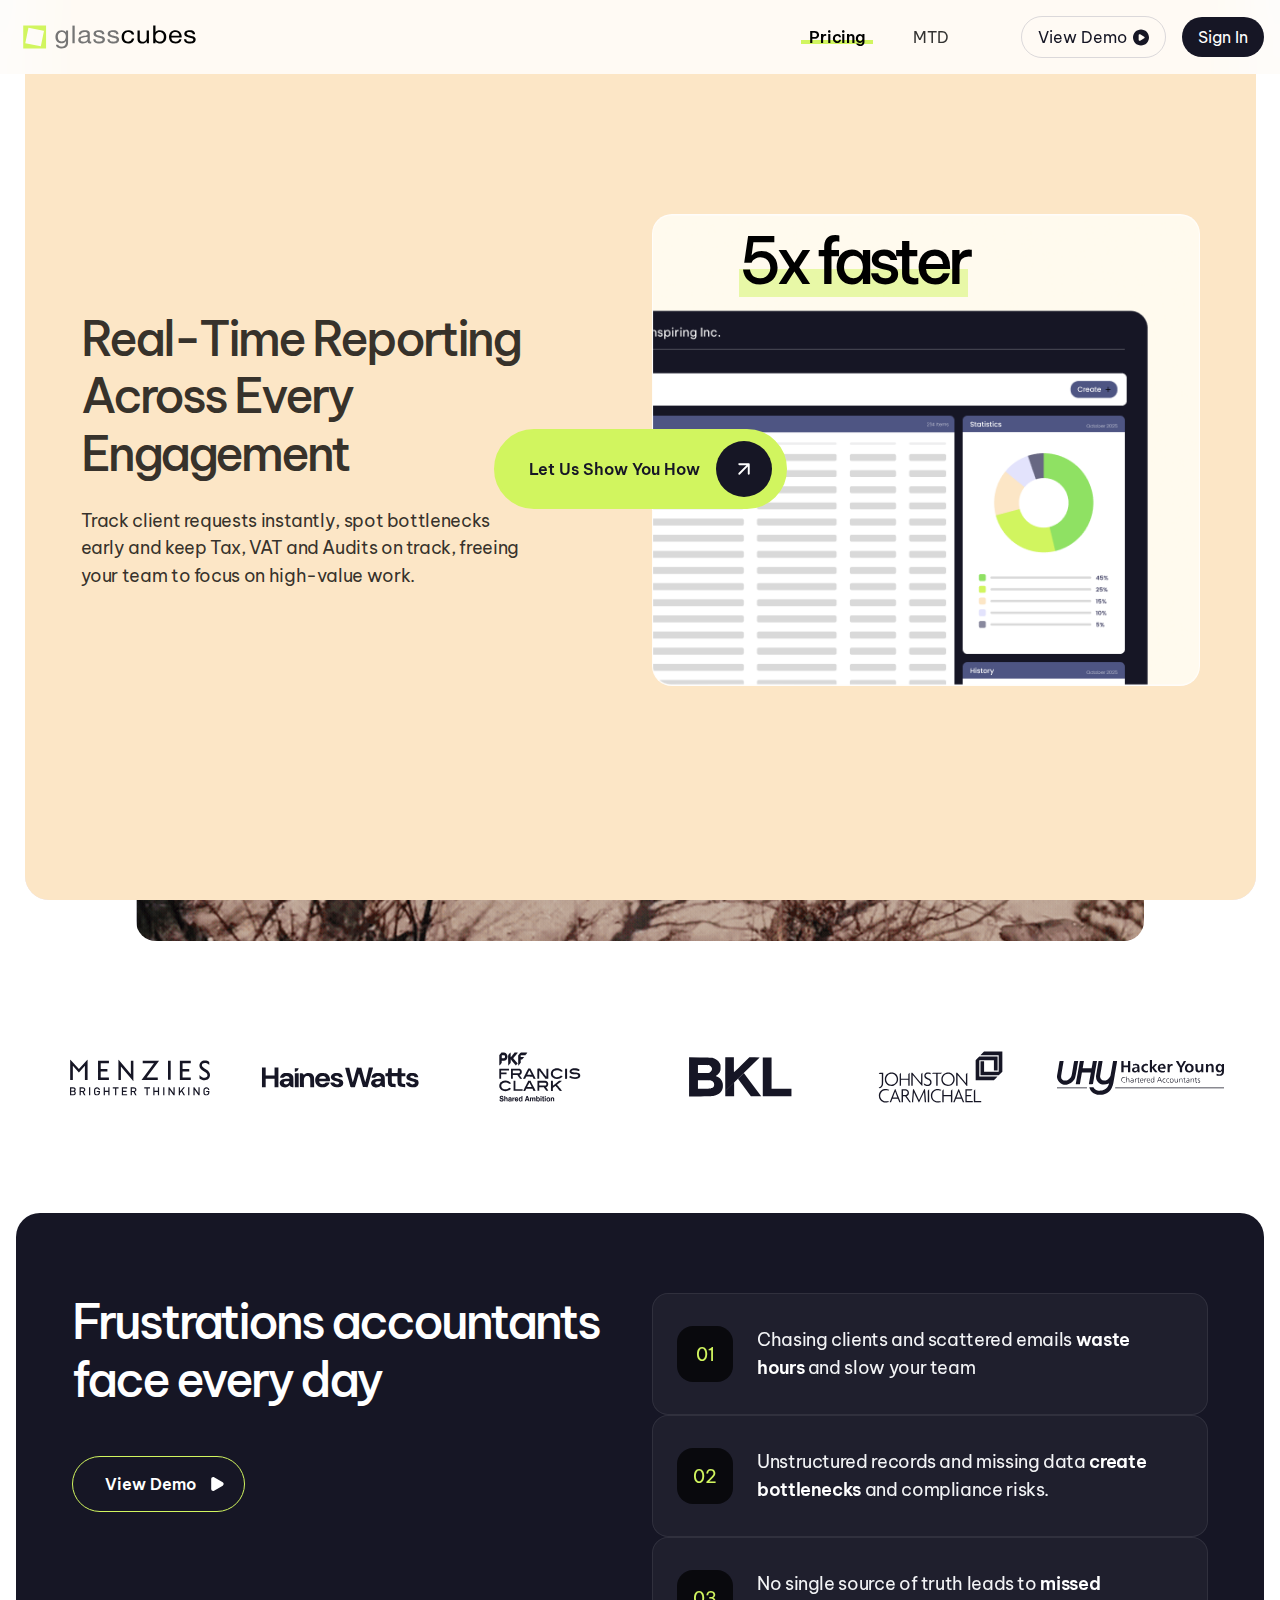
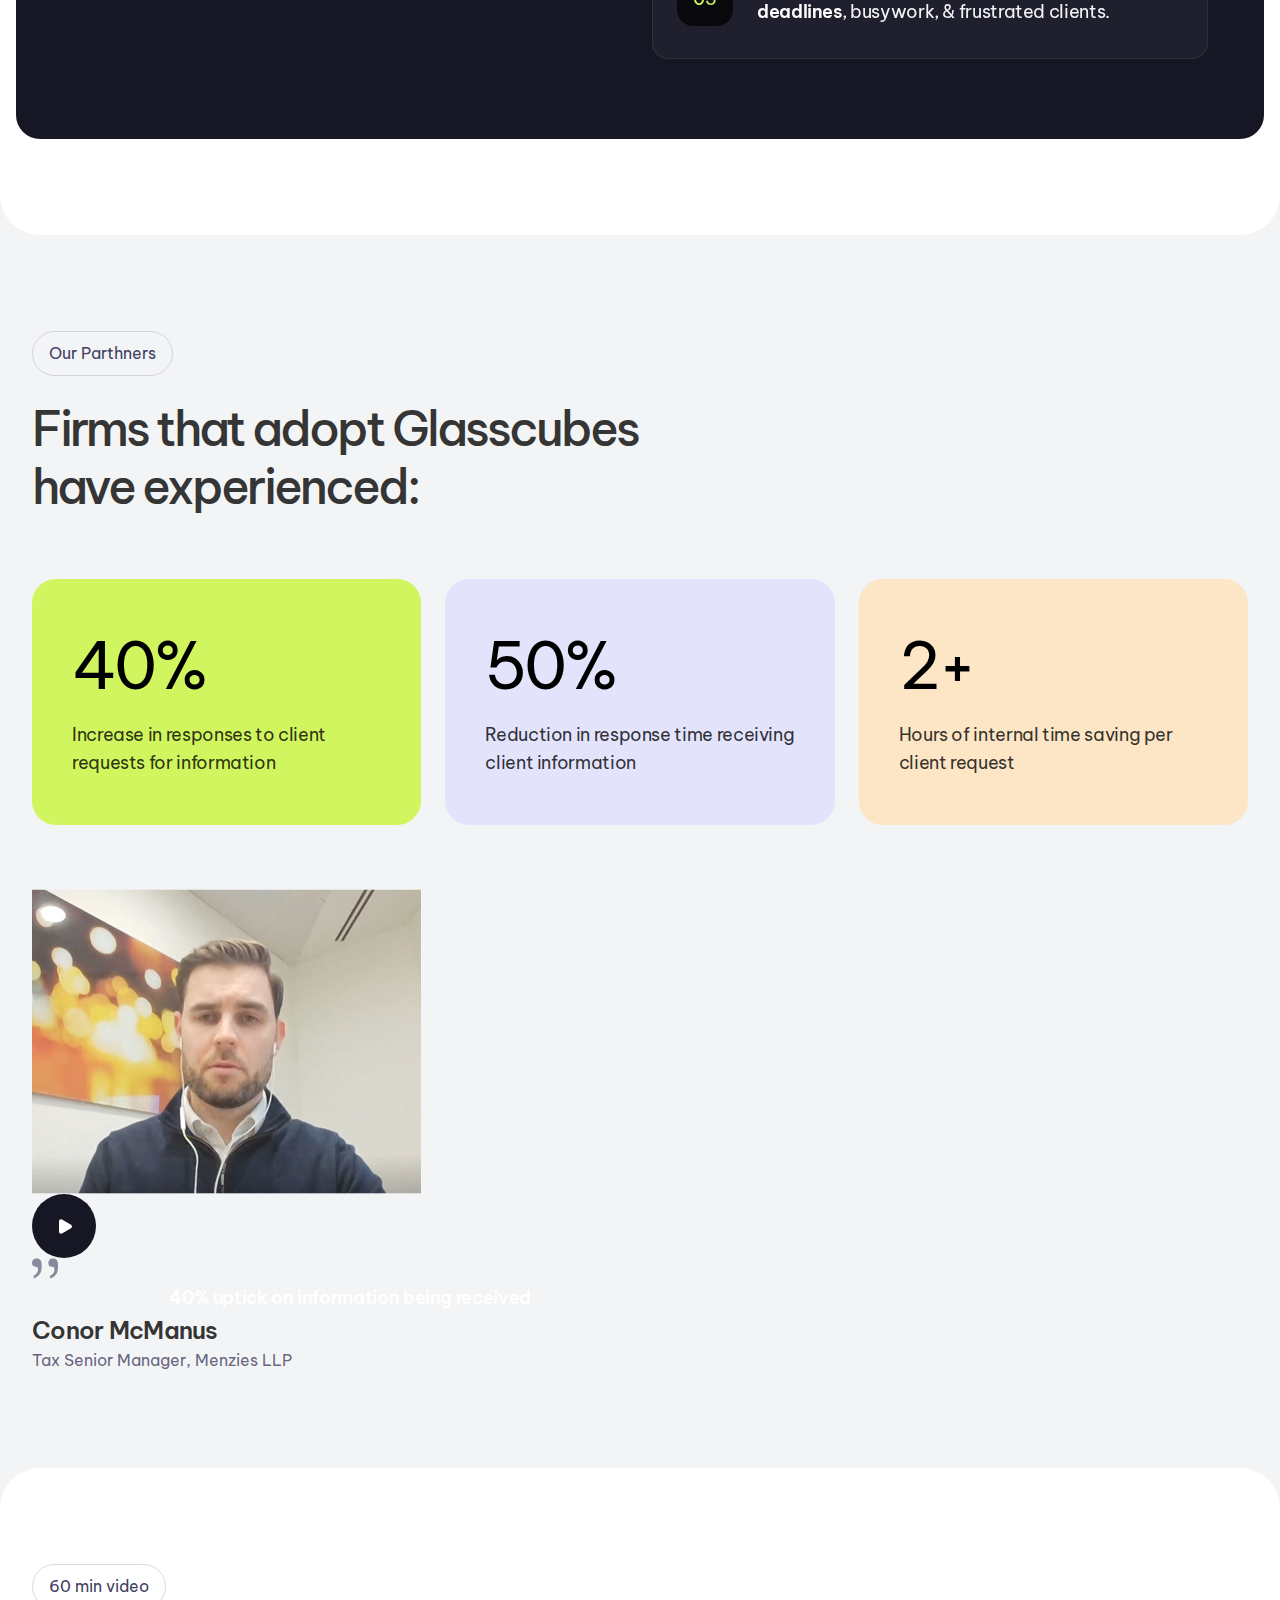
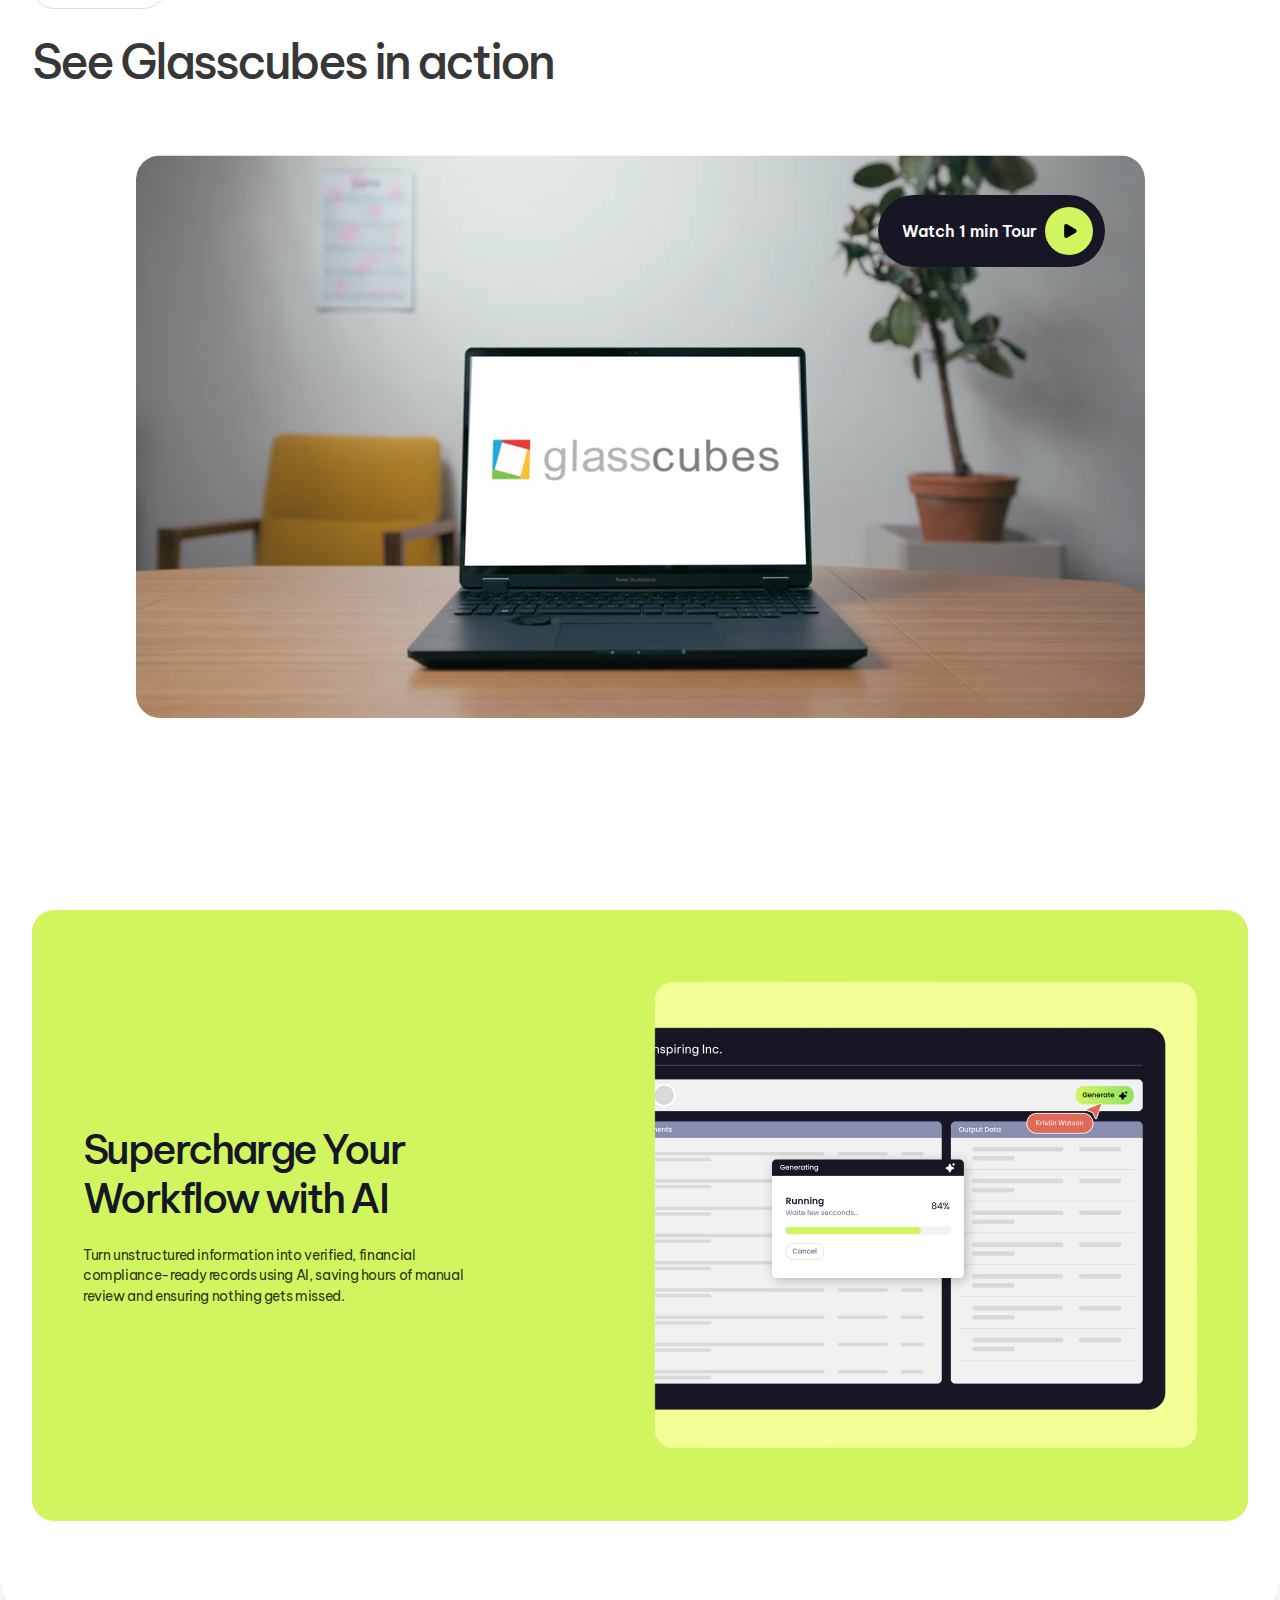
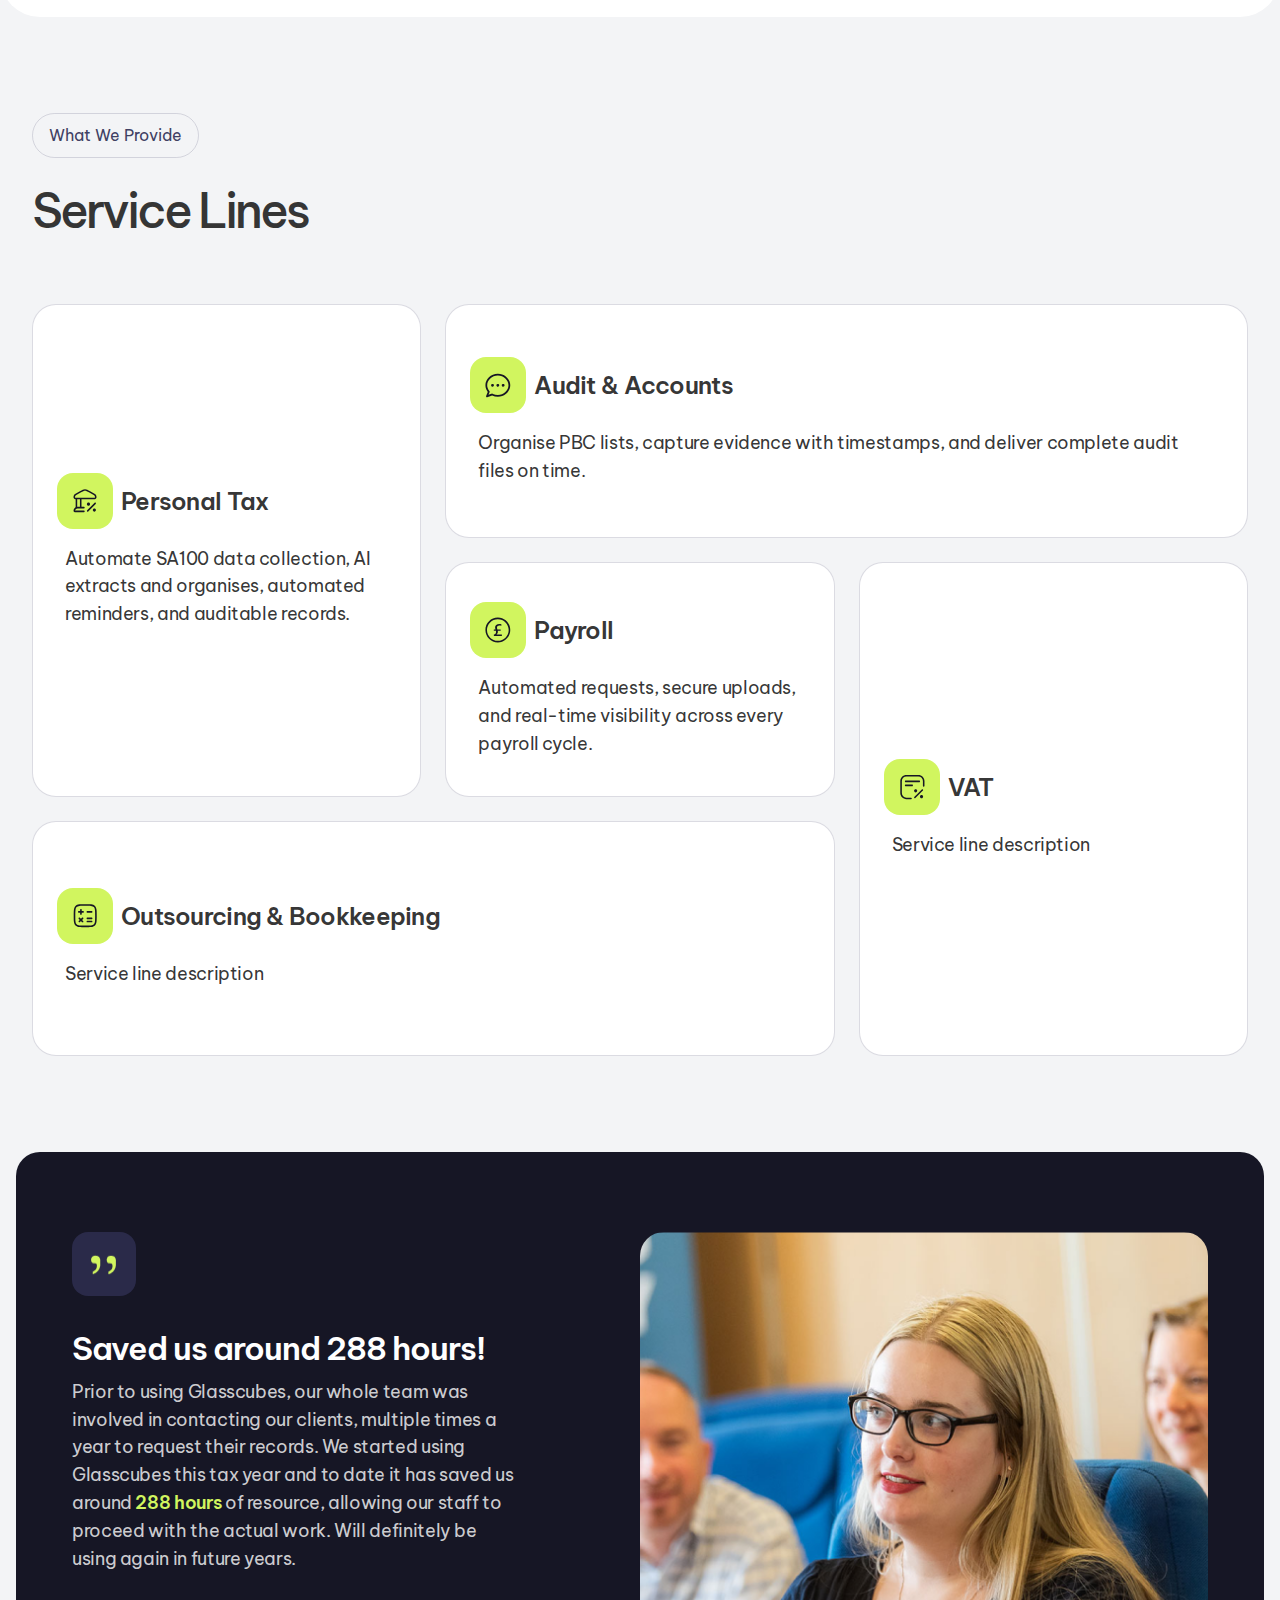
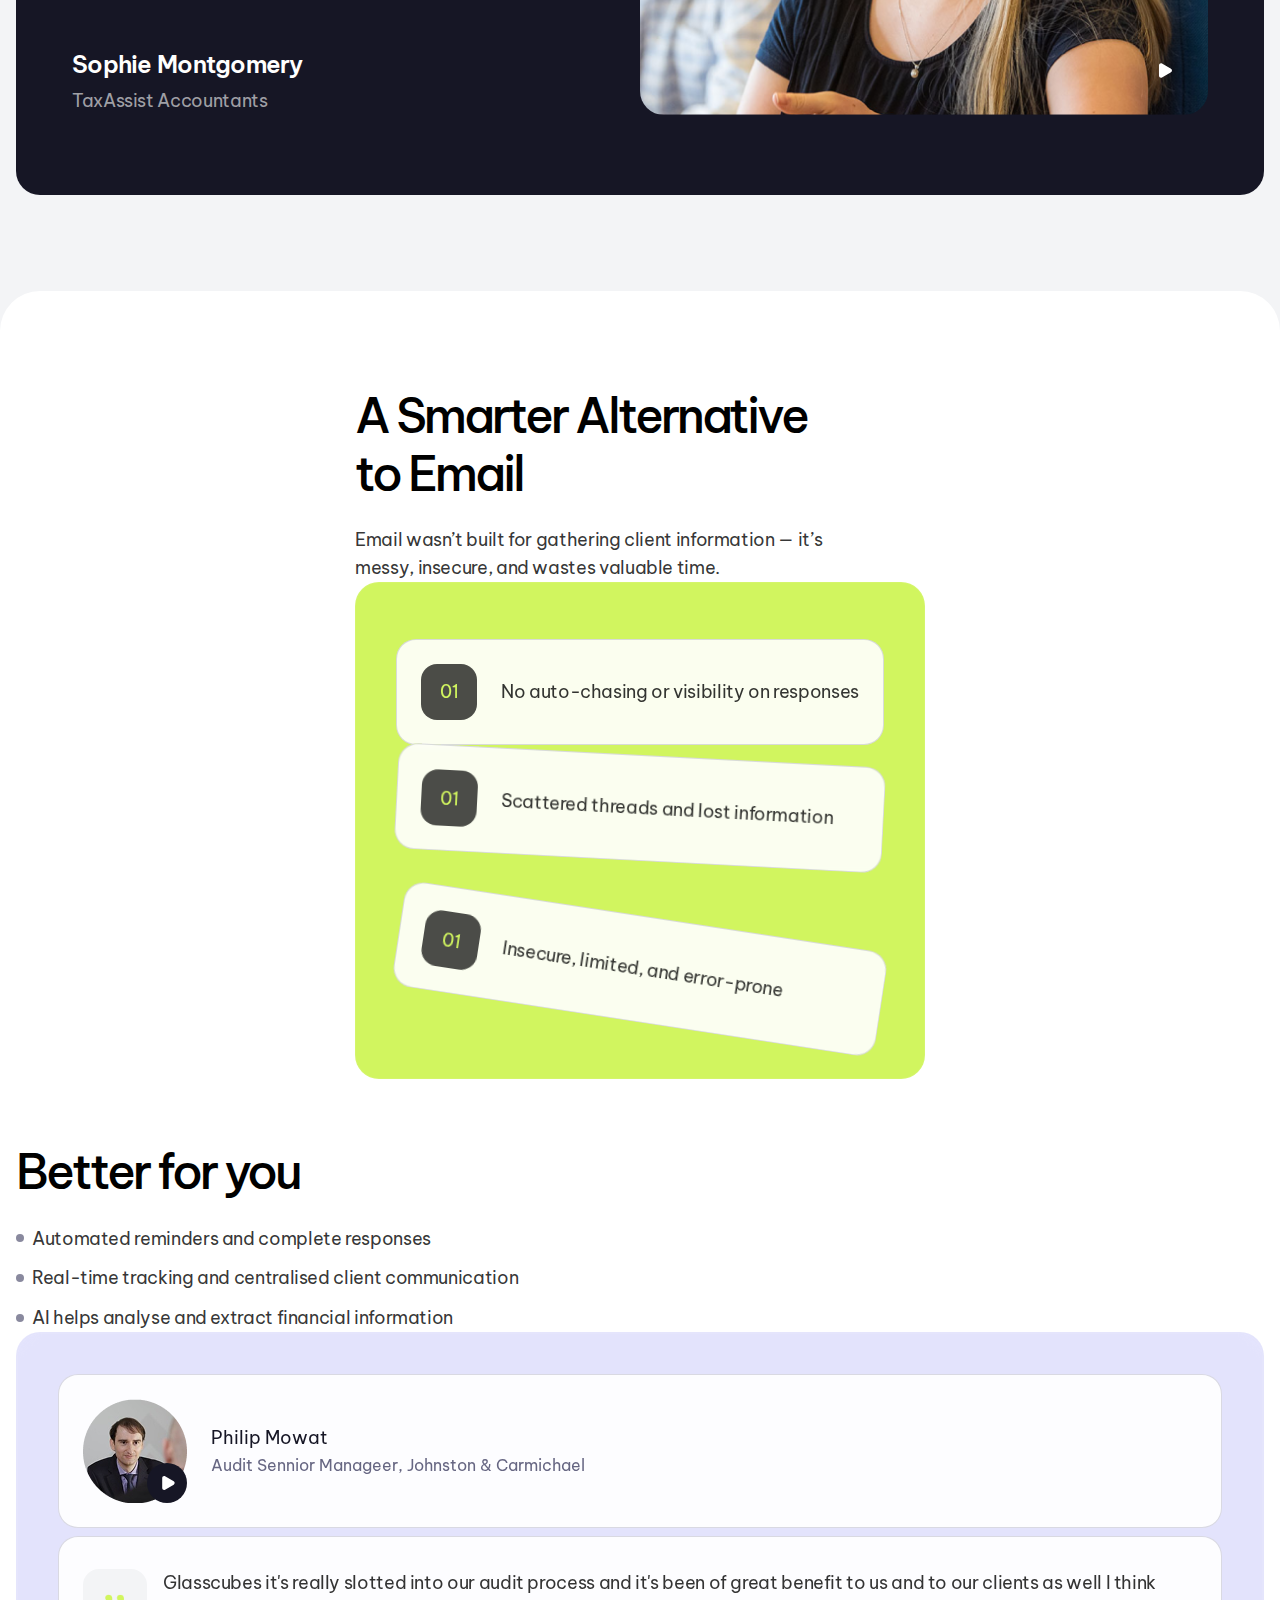
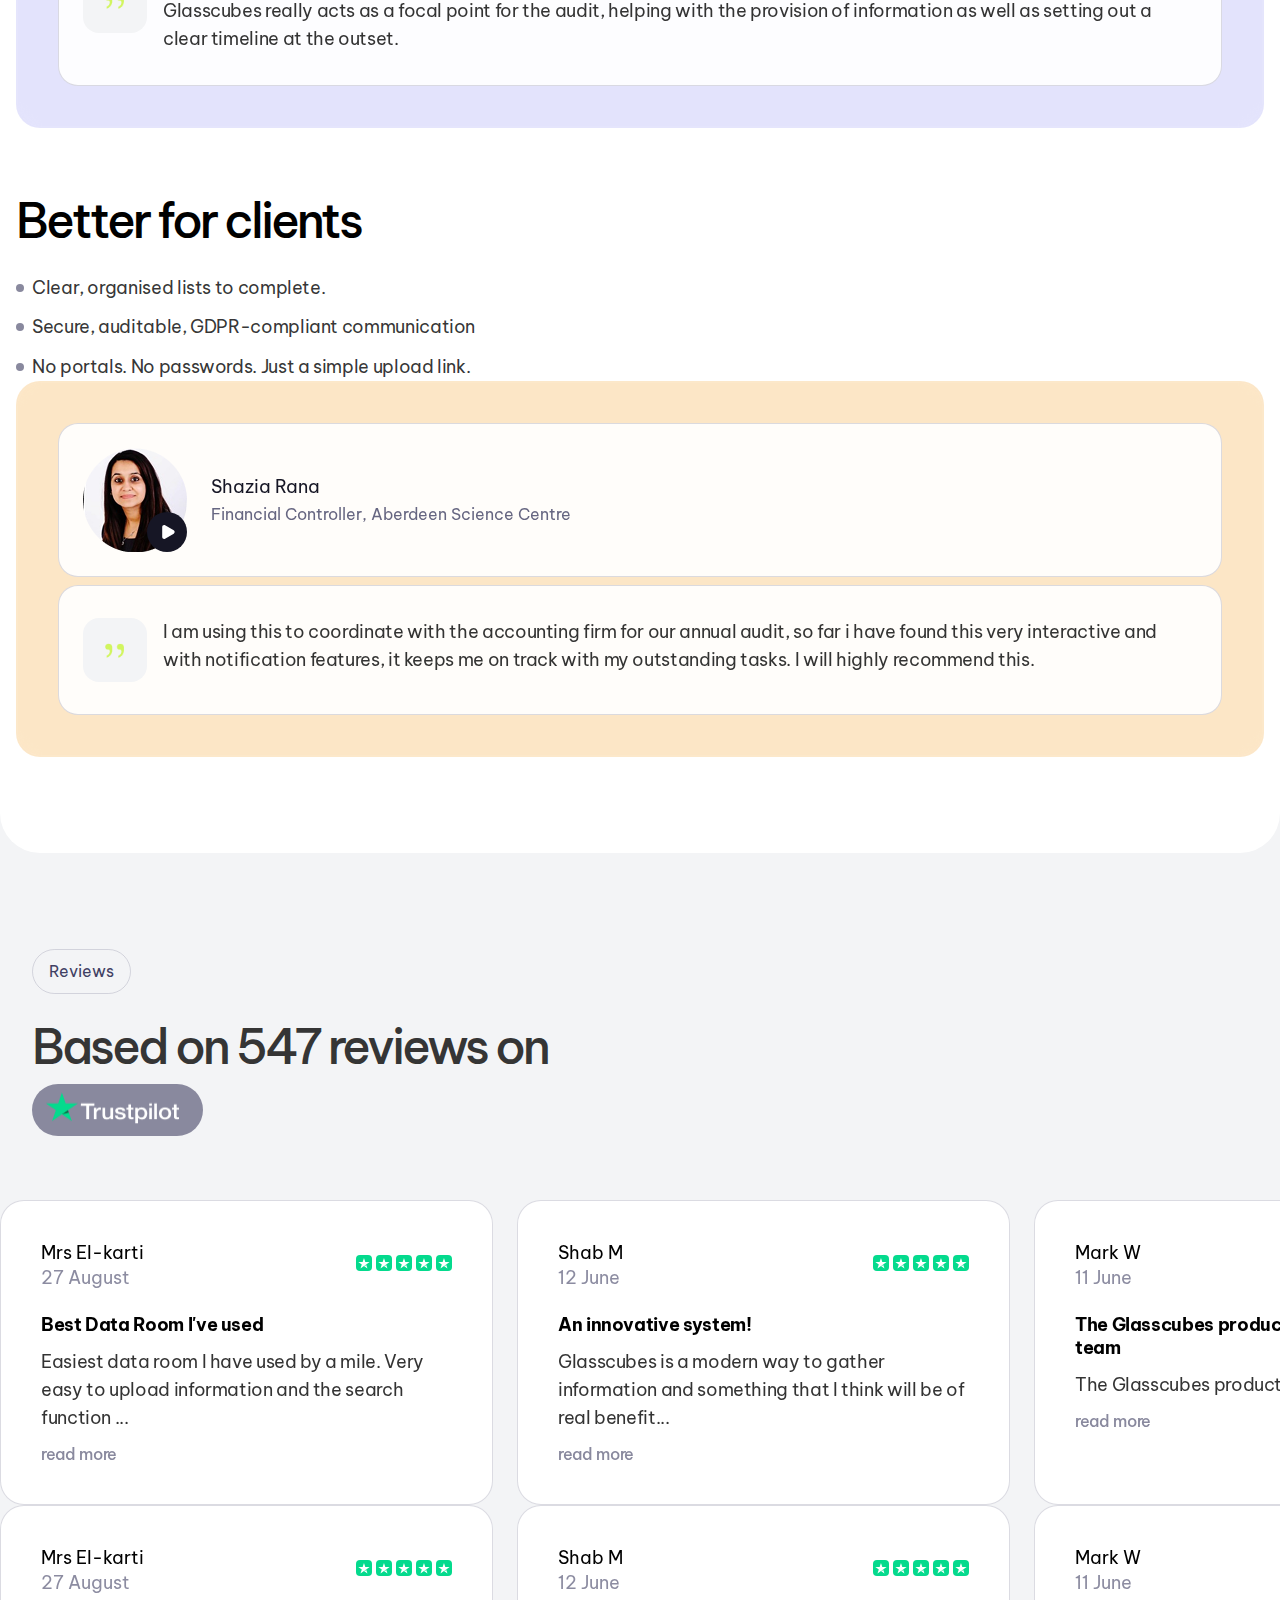
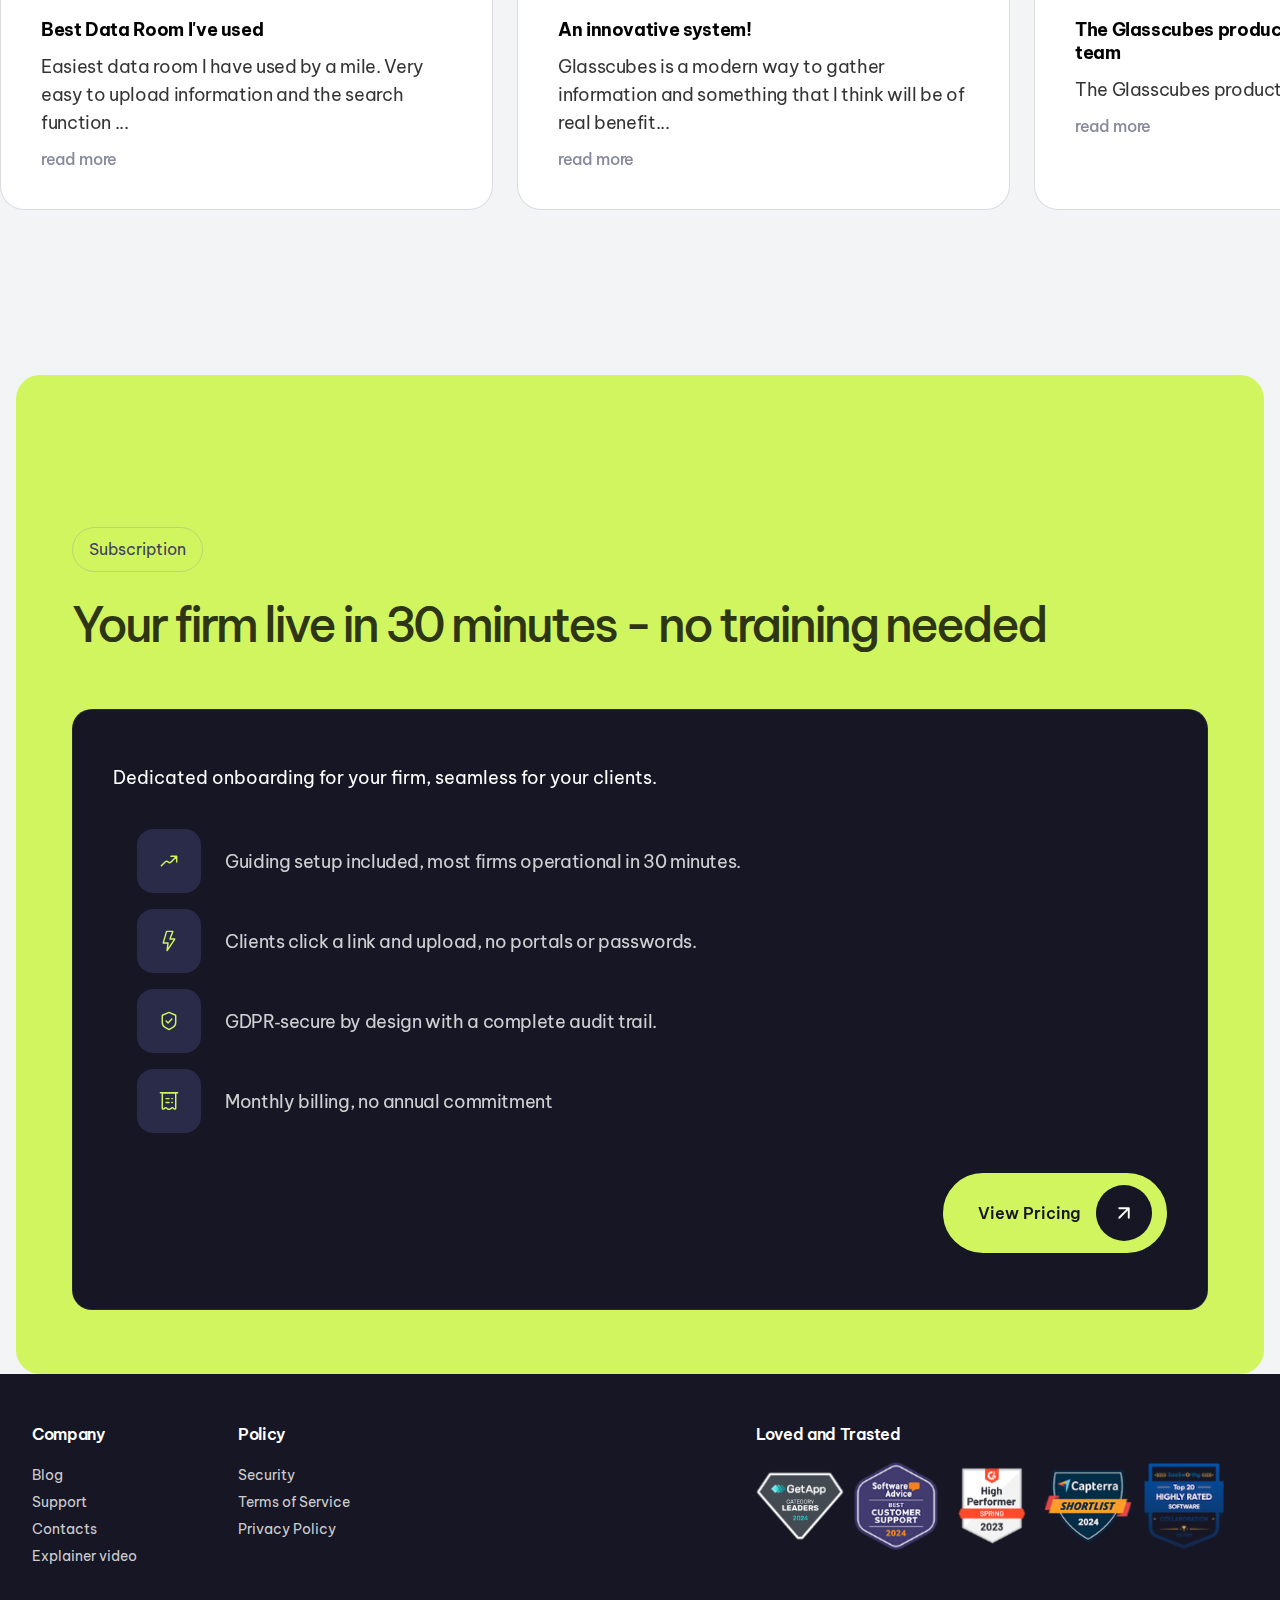
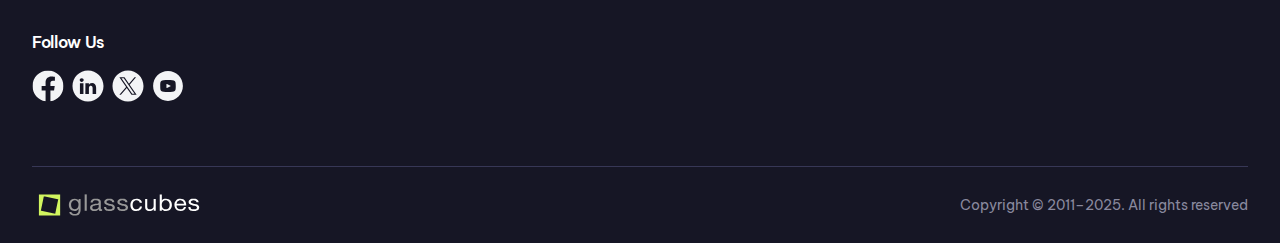
<file: main.html>
<!DOCTYPE html>
<html lang="en">

<head>
    <meta charset="UTF-8">
    <meta http-equiv="X-UA-Compatible" content="IE=edge">
    <meta name="viewport" content="width=device-width, initial-scale=1.0">
    <link rel="stylesheet" href="./assets/styles/style.css">
    <title>Index</title>
</head>

<body>
    <div class="wrapper">
        <header class="header">
            <div class="header__container">
                <a href="#" class="header__logo">
                    <img src="./assets/images/header/logo.svg" alt="Logo">
                </a>
                <div class="header__right">
                    <nav class="header__nav header-nav">
                        <ul class="header-nav__list">
                            <li class="header-nav_li">
                                <a href="#" class="header-nav__link active">
                                    <span>Pricing</span>
                                </a>
                            </li>
                            <li class="header-nav_li">
                                <a href="#" class="header-nav__link">
                                    <span>MTD</span>
                                </a>
                            </li>
                        </ul>
                    </nav>
                    <div class="header__buttons">
                        <button class="header__demo">
                            View Demo
                            <img src="./assets/images/header/play.svg" alt="play">
                        </button>
                        <a href="#" class="header__button auth-button">
                            Sign In
                        </a>

                    </div>
                </div>
                <div class="header__right-mobile">
                    <a href="#" class="header__button auth-button">
                        Sign In
                    </a>
                    <button class="burger-menu">
                        <span></span>
                    </button>
                </div>
            </div>
        </header>
        <main class="main">
            <section class="main__hero main-hero section">
                <div class="main-hero__container">
                    <div class="main-hero__content">
                        <h1 class="main-hero__title h1">
                            For accountants who need
                            client answers <span> 5x faster</span>
                        </h1>
                        <p class="main-hero__text large-text">
                            AI spots missing data, organises replies, and automates reminders. No chasing. 
                            No bottlenecks. Just accurate information, on time.
                        </p>
                        <div class="main-hero__buttons">
                            <a href="#" class="main-hero__button button large button-accent">
                                Let Us Show You How
                                <span class="button-icon button-icon-dark">
                                    <img width="24" height="24" src="./assets/icons/Arrow-Up.svg" alt="Arrow-Up">
                                </span>
                            </a>
                        </div>
                    </div>
                    <div class="main-hero__video main-hero-video">
                        <img src="./assets/images/hero/hero-bg.png" alt="Hero Image">
                        <button href="#" class="main-hero-video__button button middle button-primary-dark">
                            2 min tour
                            <span class="button-icon button-icon-accent">
                                <img width="24" height="24" src="./assets/icons/Play.svg" alt="Arrow-Up">
                            </span>
                        </button>
                    </div>
                </div>
            </section>

            <div class="main__logos main-logos">
                <div class="main-logos__container">
                    <div class="main-logos__items">
                        <div class="main-logos__item">
                            <img width="140" height="36" src="./assets/images/logos/menzies.svg" alt="Logo">
                        </div>
                        <div class="main-logos__item">
                            <img width="158" height="40" src="./assets//images/logos/haines-watts.svg" alt="Logo">
                        </div>
                        <div class="main-logos__item">
                            <img width="82" height="50" src="./assets//images/logos/francis-clark.svg" alt="Logo">
                        </div>
                        <div class="main-logos__item">
                            <img width="103" height="40" src="./assets//images/logos/bkl.svg" alt="Logo">
                        </div>
                        <div class="main-logos__item">
                            <img width="125" height="51" src="./assets//images/logos/johnstom-carmichael.svg"
                                alt="Logo">
                        </div>
                        <div class="main-logos__item">
                            <img width="167" height="36" src="./assets//images/logos/uhy.svg" alt="Logo">
                        </div>
                    </div>
                </div>
            </div>

            <section class="main__before-solution before-solution section">
                <div class="max-container">
                    <div class="before-solution__content section-padding">
                        <div class="before-solution__left">
                            <h2 class="before-solution__title h2">
                                Frustrations accountants face every day
                            </h2>
                            <div class="before-solution__buttons">
                                <button class="main-hero__button button small-secondary button-accent-secondary">
                                    View Demo
                                    <img width="24" height="24" src="./assets/icons/Play-Filled.svg"
                                        alt="Play-Filled">
                                </button>
                            </div>
                        </div>
                        <div class="before-solution__right">
                            <div class="before-solution__card">
                                <div class="before-solution__badge badge-text">
                                    01
                                </div>
                                <p class="before-solution__text regular-text">
                                    Chasing clients and scattered emails <span>waste hours</span> and slow your team
                                </p>
                            </div>
                            <div class="before-solution__card">
                                <div class="before-solution__badge badge-text">
                                    02
                                </div>
                                <p class="before-solution__text regular-text">
                                    Unstructured records and missing data <span>create bottlenecks</span> and compliance
                                    risks.
                                </p>
                            </div>
                            <div class="before-solution__card">
                                <div class="before-solution__badge badge-text">
                                    03
                                </div>
                                <p class="before-solution__text regular-text">
                                    No single source of truth leads to <span>missed deadlines</span>, busywork, &
                                    frustrated clients.
                                </p>
                            </div>
                        </div>
                    </div>
                </div>
            </section>

            <section class="main__partners partners section">
                <div class="partners__container">
                    <div class="partners__content section-content">
                        <div class="partners__header section-header">
                            <div class="partners__label label">Our Parthners</div>
                            <h2 class="partners__title h2">Firms that adopt Glasscubes have experienced:</h2>
                        </div>
                        <div class="partners__cards">
                            <div class="partners__card partners-card">
                                <p class="partners-card__numbers">
                                    40%
                                </p>
                                <p class="partners-card__text regular-text">
                                    Increase in responses to client requests for information
                                </p>
                            </div>
                            <div class="partners__card partners-card">
                                <p class="partners-card__numbers">
                                    50%
                                </p>
                                <p class="partners-card__text regular-text">
                                    Reduction in response time receiving client information
                                </p>
                            </div>
                            <div class="partners__card partners-card">
                                <p class="partners-card__numbers">
                                    2+
                                </p>
                                <p class="partners-card__text regular-text">
                                    Hours of internal time saving per client request
                                </p>
                            </div>
                        </div>
                        <div class="partners__swiper partners-swiper swiper">
                            <div class="partners-swiper__wrapper swiper-wrapper">
                                <div class="partners-swiper__slide partners-swiper-slide swiper-slide">
                                    <div class="partners-swiper-slide__image">
                                        <img width="389" height="305" src="./assets/images/video-review-conor.png"
                                            alt="image">
                                            <button class="partners-swiper-slide__button button-icon button-icon-max button-icon-dark">
                                                <img src="./assets/icons/Play-Filled.svg" alt="Play">
                                            </button>
                                    </div>
                                    <div class="partners-swiper-slide__bottom">
                                        <div class="partners-swiper-slide__decor">
                                            <svg xmlns="http://www.w3.org/2000/svg" width="26" height="21"
                                                viewBox="0 0 26 21" fill="none">
                                                <path
                                                    d="M1.69405 17.6206C4.59112 16.3236 6.03966 14.3003 6.03966 11.5506C6.03966 10.3054 5.8187 9.52724 5.37677 9.21595C4.98395 8.85279 4.39471 8.67121 3.60907 8.67121C2.28329 8.67121 1.35033 8.30804 0.810199 7.58171C0.270066 6.85538 0 5.97341 0 4.9358C0 3.5869 0.392824 2.52335 1.17847 1.74514C1.96412 0.915046 3.06893 0.5 4.49292 0.5C7.93012 0.5 9.64873 2.41958 9.64873 6.25875V9.06031C9.64873 12.1732 8.91218 14.6634 7.43909 16.5311C5.96601 18.347 4.05099 19.644 1.69405 20.4222V17.6206ZM18.0453 17.6984C20.9424 16.4014 22.3909 14.404 22.3909 11.7062C22.3909 10.4092 22.17 9.60506 21.728 9.29377C21.3352 8.93061 20.746 8.74903 19.9603 8.74903C18.6346 8.74903 17.7016 8.4118 17.1615 7.73735C16.6213 7.01102 16.3513 6.12905 16.3513 5.09144C16.3513 3.74254 16.7441 2.65305 17.5297 1.82296C18.3154 0.992867 19.4202 0.577821 20.8442 0.577821C24.2814 0.577821 26 2.52335 26 6.4144V9.13813C26 14.9488 23.3484 18.7361 18.0453 20.5V17.6984Z"
                                                    fill="#89899E" />
                                            </svg>
                                        </div>
                                        <p class="partners-swiper-slide__text regular-text">
                                            We are seeing a <span>40% uptick on information being received</span>, which
                                            makes a huge difference to December and January deadlines.
                                        </p>
                                        <div class="partners-swiper-slide__user">
                                            <p class="partners-swiper-slide__user-name h4">
                                                Conor McManus
                                            </p>
                                            <p class="partners-swiper-slide__user-position small-text">
                                                Tax Senior Manager, Menzies LLP
                                            </p>
                                        </div>
                                    </div>
                                </div>     
                            </div>
                        </div>
                    </div>
                </div>
            </section>

            <section class="main__hour-video hour-video section">
                <div class="hour-video__container">
                    <div class="hour-video__content section-content">
                        <div class="hour-video__header section-header">
                            <div class="hour-video__label label">60 min video</div>
                            <h2 class="hour-video__title h2">See Glasscubes in action</h2>
                        </div>
                        <div class="hour-video__video hour-video-video">
                            <img src="./assets/images/glasscubes.png" alt="glasscubes">
                            <button href="#" class="hour-video-video__button button middle button-primary-dark">
                                Watch 1 min Tour
                                <span class="button-icon button-icon-accent">
                                    <img width="24" height="24" src="./assets/icons/Play.svg" alt="Arrow-Up">
                                </span>
                            </button>
                        </div>
                    </div>
                </div>
            </section>

            <div class="main__features features section">
                <section class="features__top features-top">
                    <div class="features-top__container">
                        <div class="features-top__content">
                            <div class="features-top__left section-header">
                                <h2 class="features-top__title h2">Supercharge Your Workflow with AI</h2>
                                <p class="features-top__text regular-text">
                                    Turn unstructured information into verified, financial compliance-ready records
                                    using AI, saving hours of manual review and ensuring nothing gets missed.
                                </p>
                            </div>
                            <div class="features-top__right">
                                <img width="541" height="465" src="./assets/images/features/placeholder-1.png"
                                    alt="Image 1">
                            </div>
                        </div>
                    </div>
                </section>

                <section class="features__card features-card ">
                    <div class="max-container">
                        <div class="features-card__content section-padding features-card-accent-light">
                            <div class="features-card__left section-header">

                                <h2 class="features-card__title h2">Automated Reminders & Centralised Conversations</h2>
                                <p class="features-card__text regular-text">
                                    Schedule automated reminders for Tax, VAT, and Payroll requests. Responses are
                                    centralised, avoiding missed updates or duplicate requests.
                                </p>
                            </div>
                            <div class="features-card__right">
                                <img width="596" height="512" src="./assets/images/features/placeholder-2.png"
                                    alt="Image 1">
                            </div>
                        </div>
                    </div>
                </section>

                <section class="features__card features-card ">
                    <div class="max-container">
                        <div class="features-card__content section-padding features-card-accent-buege">
                            <div class="features-card__left section-header">
                                <h2 class="features-card__title h2">Real-Time Reporting Across Every Engagement</h2>
                                <p class="features-card__text regular-text">
                                    Track client requests instantly, spot bottlenecks early and keep Tax, VAT and Audits
                                    on track, freeing your team to focus on high-value work.
                                </p>
                            </div>
                            <div class="features-card__right">
                                <img width="596" height="512" src="./assets/images/features/placeholder-3.png"
                                    alt="Image 1">
                            </div>
                        </div>
                    </div>
                </section>
            </div>

            <section class="main__services main-services section">
                <div class="main-services__container">
                    <div class="main-services__content section-content">
                        <div class="main-services__header section-header">
                            <div class="main-services__label label">What We Provide</div>
                            <h2 class="main-services__title h2">Service Lines</h2>
                        </div>
                        <div class="main-services__cards">
                            <div class="main-services__card services-card">
                                <div class="services-card__header">
                                    <div class="services-card__badge badge-icon small accent">
                                        <img width="40" height="40" src="./assets/icons/Taxes.svg" alt="Taxes">
                                    </div>
                                    <h3 class="services-card__title h4">
                                        Personal Tax
                                    </h3>
                                </div>
                                <p class="services-card__text regular-text">
                                    Automate SA100 data collection, AI extracts and organises, automated reminders, and
                                    auditable records.
                                </p>
                            </div>
                            <div class="main-services__card services-card">
                                <div class="services-card__header">
                                    <div class="services-card__badge badge-icon small accent">
                                        <img width="40" height="40" src="./assets/icons/Audit.svg" alt="Taxes">
                                    </div>
                                    <h3 class="services-card__title h4">
                                        Audit & Accounts
                                    </h3>
                                </div>
                                <p class="services-card__text regular-text">
                                    Organise PBC lists, capture evidence with timestamps, and deliver complete audit
                                    files on time.
                                </p>
                            </div>
                            <div class="main-services__card services-card">
                                <div class="services-card__header">
                                    <div class="services-card__badge badge-icon small accent">
                                        <img width="40" height="40" src="./assets/icons/Payroll.svg" alt="Taxes">
                                    </div>
                                    <h3 class="services-card__title h4">
                                        Payroll
                                    </h3>
                                </div>
                                <p class="services-card__text regular-text">
                                    Automated requests, secure uploads, and real-time visibility across every
                                    payroll cycle.
                                </p>
                            </div>
                            <div class="main-services__card services-card">
                                <div class="services-card__header">
                                    <div class="services-card__badge badge-icon small accent">
                                        <img width="40" height="40" src="./assets/icons/Outsourcing.svg" alt="Taxes">
                                    </div>
                                    <h3 class="services-card__title h4">
                                        Outsourcing & Bookkeeping
                                    </h3>
                                </div>
                                <p class="services-card__text regular-text">
                                    Service line description
                                </p>
                            </div>
                            <div class="main-services__card services-card">
                                <div class="services-card__header">
                                    <div class="services-card__badge badge-icon small accent">
                                        <img width="40" height="40" src="./assets/icons/VAT.svg" alt="Taxes">
                                    </div>
                                    <h3 class="services-card__title h4">
                                        VAT
                                    </h3>
                                </div>
                                <p class="services-card__text regular-text">
                                    Service line description
                                </p>
                            </div>
                        </div>
                    </div>
                </div>
            </section>

            <section class="main__testimonial testimonial">
                <div class="max-container">
                    <div class="testimonial__content section-padding">
                         <div class="testimonial__left testimonial-left">
                        <div class="testimonial-left__badge badge-icon large primary-blue">
                            <img width="32" height="32" src="./assets/icons/Quote-Accent.png" alt="Quote">
                        </div>
                        <h2 class="testimonial-left__title h3">
                            Saved us around 288 hours!
                        </h2>
                        <p class="testimonial-left__text regular-text">
                            Prior to using Glasscubes, our whole team was involved in contacting our clients, multiple
                            times a year to request their records. We started using Glasscubes this tax year and to date
                            it has saved us around <span>288 hours</span> of resource, allowing our staff to proceed
                            with the actual work. Will definitely be using again in future years.
                        </p>

                        <div class="testimonial-left__user">
                            <h3 class="testimonial-left__user-name h4">
                                Sophie Montgomery
                            </h3>
                            <p class="testimonial-left__user-position regular-text">
                                TaxAssist Accountants
                            </p>
                        </div>
                    </div>
                    <div class="testimonial__right">
                        <img width="596" height="488" src="./assets/images/testimonial.png" alt="testimonial">
                        <button class="testimonial__button">
                            <img src="./assets/icons/Play-Filled.svg" alt="Play">
                        </button>
                    </div>
                    </div>
                   
                </div>
            </section>

            <div class="main__smart-collaboration smart-collaboration section">
                <div class="section-content">
                    <section class="max-container">
                        <div class="smart-collaboration__left section-header">
                            <h2 class="smart-collaboration__title h2">
                                A Smarter Alternative
                                to Email
                            </h2>
                            <p class="smart-collaboration__text regular-text">
                                Email wasn’t built for gathering client information — it’s messy, insecure, and wastes
                                valuable time.
                            </p>
                        </div>
                        <div class="smart-collaboration__right smart-collaboration__right-accent">
                            <div class="smart-collaboration__cards">
                                <div class="smart-collaboration__card">
                                    <div class="smart-collaboration__badge badge-text">
                                        01
                                    </div>
                                    <p class="smart-collaboration__text regular-text">
                                        No auto-chasing or visibility on responses
                                    </p>
                                </div>
                                <div class="smart-collaboration__card">
                                    <div class="smart-collaboration__badge badge-text">
                                        01
                                    </div>
                                    <p class="smart-collaboration__text regular-text">
                                        Scattered threads and lost information
                                    </p>
                                </div>
                                <div class="smart-collaboration__card">
                                    <div class="smart-collaboration__badge badge-text">
                                        01
                                    </div>
                                    <p class="smart-collaboration__text regular-text">
                                        Insecure, limited, and error-prone
                                    </p>
                                </div>
                            </div>
                        </div>
                    </section>
                    <section class="max-container">
                        <div class="smart-collaboration__left section-header">
                            <h2 class="smart-collaboration__title h2">
                                Better for you
                            </h2>
                            <ul class="smart-collaboration__list list-rounded">
                                <li class="smart-collaboration__li list-rounded__li">
                                    <p class="smart-collaboration__text list-rounded__text regular-text">
                                        Automated reminders and complete responses
                                    </p>
                                </li>
                                <li class="smart-collaboration__li list-rounded__li">
                                    <p class="smart-collaboration__text list-rounded__text regular-text">
                                        Real-time tracking and centralised client communication
                                    </p>
                                </li>
                                <li class="smart-collaboration__li list-rounded__li">
                                    <p class="smart-collaboration__text list-rounded__text regular-text">
                                        AI helps analyse and extract financial information
                                    </p>
                                </li>
                            </ul>
                        </div>
                        <div class="smart-collaboration__right smart-collaboration__right-accent-light-blue">
                            <div class="smart-collaboration__reviews">
                                <div class="smart-collaboration__review video-review">
                                    <div class="video-review__top video-review-top">
                                        <div class="video-review-top__image">
                                            <img width="104" height="104" class="video-review-top__img"
                                                src="./assets/images/PhilipMowat.png" alt="Person">
                                            <button class="video-review-top__button">
                                                <img width="24" height="24" src="./assets/icons/Play-Filled.svg"
                                                    alt="Play">
                                            </button>
                                        </div>
                                        <div class="video-review-top__content">
                                            <h3 class="video-review-top__user-name">
                                                Philip Mowat
                                            </h3>
                                            <p class="video-review-top__user-position small-text">
                                                Audit Sennior Manageer,
                                                Johnston & Carmichael
                                            </p>
                                        </div>
                                    </div>
                                    <div class="video-review__bottom video-review-bottom">
                                        <div class="video-review-bottom__badge badge-icon middle primary-light-gray">
                                            <img width="32" height="32" src="./assets/icons/Quote-Accent.png"
                                                alt="Quote">
                                        </div>
                                        <p class="video-review-bottom__text regular-text">
                                            Glasscubes it's really slotted into our audit process and it's been of great
                                            benefit to us and to our clients as well I think Glasscubes really acts as a
                                            focal point for the audit, helping with the provision of information as well
                                            as setting out a clear timeline at the outset.
                                        </p>
                                    </div>
                                </div>
                            </div>
                        </div>
                    </section>
                    <section class="max-container">
                        <div class="smart-collaboration__left section-header">
                            <h2 class="smart-collaboration__title h2">
                                Better for clients
                            </h2>
                            <ul class="smart-collaboration__list list-rounded">
                                <li class="smart-collaboration__li list-rounded__li">
                                    <p class="smart-collaboration__text list-rounded__text regular-text">
                                        Clear, organised lists to complete.
                                    </p>
                                </li>
                                <li class="smart-collaboration__li list-rounded__li">
                                    <p class="smart-collaboration__text list-rounded__text regular-text">
                                        Secure, auditable, GDPR-compliant communication
                                    </p>
                                </li>
                                <li class="smart-collaboration__li list-rounded__li">
                                    <p class="smart-collaboration__text list-rounded__text regular-text">
                                        No portals. No passwords. Just a simple upload link.
                                    </p>
                                </li>
                            </ul>
                        </div>
                        <div class="smart-collaboration__right smart-collaboration__right-accent-buege">
                            <div class="smart-collaboration__reviews">
                                <div class="smart-collaboration__review video-review">
                                    <div class="video-review__top video-review-top">
                                        <div class="video-review-top__image">
                                            <img width="104" height="104" class="video-review-top__img"
                                                src="./assets/images/ShaziaRana.png" alt="Person">
                                            <button class="video-review-top__button">
                                                <img width="24" height="24" src="./assets/icons/Play-Filled.svg"
                                                    alt="Play">
                                            </button>
                                        </div>
                                        <div class="video-review-top__content">
                                            <h3 class="video-review-top__user-name">
                                                Shazia Rana
                                            </h3>
                                            <p class="video-review-top__user-position small-text">
                                                Financial Controller, Aberdeen
                                                Science Centre
                                            </p>
                                        </div>
                                    </div>
                                    <div class="video-review__bottom video-review-bottom">
                                        <div class="video-review-bottom__badge badge-icon middle primary-light-gray">
                                            <img width="32" height="32" src="./assets/icons/Quote-Accent.png"
                                                alt="Quote">
                                        </div>
                                        <p class="video-review-bottom__text regular-text">
                                            I am using this to coordinate with the accounting firm for our annual audit,
                                            so far
                                            i have found this very interactive and with notification features, it keeps
                                            me on track
                                            with my outstanding tasks. I will highly recommend this.
                                        </p>
                                    </div>
                                </div>
                            </div>
                        </div>
                    </section>
                </div>
            </div>

            <section class="main__reviews main-reviews section">
                <div class="main-reviews__container">
                    <div class="main-reviews__header main-reviews-header section-header">
                        <div class="main-reviews-header__label label">Reviews</div>
                        <div class="main-reviews-header__content">
                            <h2 class="main-reviews-header__title h2">Based on 547 reviews on </h2>
                            <div class="main-reviews-header__logo">
                                <img width="133" height="32" src="./assets/icons/logo-white.png" alt="logo-white">
                            </div>
                        </div>
                    </div>
                </div>
                <div class="main-reviews__lines">
                    <div class="main-reviews__line main-reviews-line">
                        <div class="main-reviews-line__item text-reviews-item">
                            <div class="text-reviews-item__top">
                                <div class="text-reviews-item__user">
                                    <p class="text-reviews-item__user-name">
                                        Mrs El-karti
                                    </p>
                                    <p class="text-reviews-item__date">
                                        27 August
                                    </p>
                                </div>
                                <div class="text-reviews-item__stars">
                                    <img width="96" height="18" src="./assets/icons/stars.svg" alt="Rating">
                                </div>
                            </div>
                            <h3 class="text-reviews-item__title h5">
                                Best Data Room I've used
                            </h3>
                            <p class="text-reviews-item__text regular-text">
                                Easiest data room I have used by a mile. Very easy to upload information and the search
                                function ...
                            </p>
                            <button class="text-reviews-item__more">
                                read more
                            </button>
                        </div>
                        <div class="main-reviews-line__item text-reviews-item">
                            <div class="text-reviews-item__top">
                                <div class="text-reviews-item__user">
                                    <p class="text-reviews-item__user-name">
                                        Shab M
                                    </p>
                                    <p class="text-reviews-item__date">
                                        12 June
                                    </p>
                                </div>
                                <div class="text-reviews-item__stars">
                                    <img width="96" height="18" src="./assets/icons/stars.svg" alt="Rating">
                                </div>
                            </div>
                            <h3 class="text-reviews-item__title h5">
                                An innovative system!
                            </h3>
                            <p class="text-reviews-item__text regular-text">
                                Glasscubes is a modern way to gather information and something that I think will be of
                                real benefit...
                            </p>
                            <button class="text-reviews-item__more">
                                read more
                            </button>
                        </div>
                        <div class="main-reviews-line__item text-reviews-item">
                            <div class="text-reviews-item__top">
                                <div class="text-reviews-item__user">
                                    <p class="text-reviews-item__user-name">
                                        Mark W
                                    </p>
                                    <p class="text-reviews-item__date">
                                        11 June
                                    </p>
                                </div>
                                <div class="text-reviews-item__stars">
                                    <img width="96" height="18" src="./assets/icons/stars.svg" alt="Rating">
                                </div>
                            </div>
                            <h3 class="text-reviews-item__title h5">
                                The Glasscubes product is used by our
                                Finance team
                            </h3>
                            <p class="text-reviews-item__text regular-text">
                                The Glasscubes product is used by our Financial

                            </p>
                            <button class="text-reviews-item__more">
                                read more
                            </button>
                        </div>
                        <div class="main-reviews-line__item text-reviews-item">
                            <div class="text-reviews-item__top">
                                <div class="text-reviews-item__user">
                                    <p class="text-reviews-item__user-name">
                                        Joe
                                    </p>
                                    <p class="text-reviews-item__date">
                                        2 April
                                    </p>
                                </div>
                                <div class="text-reviews-item__stars">
                                    <img width="96" height="18" src="./assets/icons/stars.svg" alt="Rating">
                                </div>
                            </div>
                            <h3 class="text-reviews-item__title h5">
                                Glasscubes Review
                            </h3>
                            <p class="text-reviews-item__text regular-text">
                                Glasscubes has been excellent for handling queries with our clients accounts. It's
                                really easy ...
                            </p>
                            <button class="text-reviews-item__more">
                                read more
                            </button>
                        </div>
                        <div class="main-reviews-line__item text-reviews-item">
                            <div class="text-reviews-item__top">
                                <div class="text-reviews-item__user">
                                    <p class="text-reviews-item__user-name">
                                        Sebastian Dakowicz
                                    </p>
                                    <p class="text-reviews-item__date">
                                        31 March
                                    </p>
                                </div>
                                <div class="text-reviews-item__stars">
                                    <img width="96" height="18" src="./assets/icons/stars.svg" alt="Rating">
                                </div>
                            </div>
                            <h3 class="text-reviews-item__title h5">
                                Glasscubes Review
                            </h3>
                            <p class="text-reviews-item__text regular-text">
                                Glasscubes has been very useful since starting to work on it, it's made it easier to
                                send queries ...
                            </p>
                            <button class="text-reviews-item__more">
                                read more
                            </button>
                        </div>
                        <div class="main-reviews-line__item text-reviews-item">
                            <div class="text-reviews-item__top">
                                <div class="text-reviews-item__user">
                                    <p class="text-reviews-item__user-name">
                                        Ella Batchelor
                                    </p>
                                    <p class="text-reviews-item__date">
                                        28 March
                                    </p>
                                </div>
                                <div class="text-reviews-item__stars">
                                    <img width="96" height="18" src="./assets/icons/stars.svg" alt="Rating">
                                </div>
                            </div>
                            <h3 class="text-reviews-item__title h5">
                                The homepage and website is well set up…
                            </h3>
                            <p class="text-reviews-item__text regular-text">
                                The homepage and website is well set up , and is easy to locate what you are looking for
                                .
                            </p>
                            <button class="text-reviews-item__more">
                                read more
                            </button>
                        </div>
                    </div>
                    <div class="main-reviews__line main-reviews-line">
                        <div class="main-reviews-line__item text-reviews-item">
                            <div class="text-reviews-item__top">
                                <div class="text-reviews-item__user">
                                    <p class="text-reviews-item__user-name">
                                        Mrs El-karti
                                    </p>
                                    <p class="text-reviews-item__date">
                                        27 August
                                    </p>
                                </div>
                                <div class="text-reviews-item__stars">
                                    <img width="96" height="18" src="./assets/icons/stars.svg" alt="Rating">
                                </div>
                            </div>
                            <h3 class="text-reviews-item__title h5">
                                Best Data Room I've used
                            </h3>
                            <p class="text-reviews-item__text regular-text">
                                Easiest data room I have used by a mile. Very easy to upload information and the search
                                function ...
                            </p>
                            <button class="text-reviews-item__more">
                                read more
                            </button>
                        </div>
                        <div class="main-reviews-line__item text-reviews-item">
                            <div class="text-reviews-item__top">
                                <div class="text-reviews-item__user">
                                    <p class="text-reviews-item__user-name">
                                        Shab M
                                    </p>
                                    <p class="text-reviews-item__date">
                                        12 June
                                    </p>
                                </div>
                                <div class="text-reviews-item__stars">
                                    <img width="96" height="18" src="./assets/icons/stars.svg" alt="Rating">
                                </div>
                            </div>
                            <h3 class="text-reviews-item__title h5">
                                An innovative system!
                            </h3>
                            <p class="text-reviews-item__text regular-text">
                                Glasscubes is a modern way to gather information and something that I think will be of
                                real benefit...
                            </p>
                            <button class="text-reviews-item__more">
                                read more
                            </button>
                        </div>
                        <div class="main-reviews-line__item text-reviews-item">
                            <div class="text-reviews-item__top">
                                <div class="text-reviews-item__user">
                                    <p class="text-reviews-item__user-name">
                                        Mark W
                                    </p>
                                    <p class="text-reviews-item__date">
                                        11 June
                                    </p>
                                </div>
                                <div class="text-reviews-item__stars">
                                    <img width="96" height="18" src="./assets/icons/stars.svg" alt="Rating">
                                </div>
                            </div>
                            <h3 class="text-reviews-item__title h5">
                                The Glasscubes product is used by our
                                Finance team
                            </h3>
                            <p class="text-reviews-item__text regular-text">
                                The Glasscubes product is used by our Financial

                            </p>
                            <button class="text-reviews-item__more">
                                read more
                            </button>
                        </div>
                        <div class="main-reviews-line__item text-reviews-item">
                            <div class="text-reviews-item__top">
                                <div class="text-reviews-item__user">
                                    <p class="text-reviews-item__user-name">
                                        Joe
                                    </p>
                                    <p class="text-reviews-item__date">
                                        2 April
                                    </p>
                                </div>
                                <div class="text-reviews-item__stars">
                                    <img width="96" height="18" src="./assets/icons/stars.svg" alt="Rating">
                                </div>
                            </div>
                            <h3 class="text-reviews-item__title h5">
                                Glasscubes Review
                            </h3>
                            <p class="text-reviews-item__text regular-text">
                                Glasscubes has been excellent for handling queries with our clients accounts. It's
                                really easy ...
                            </p>
                            <button class="text-reviews-item__more">
                                read more
                            </button>
                        </div>
                        <div class="main-reviews-line__item text-reviews-item">
                            <div class="text-reviews-item__top">
                                <div class="text-reviews-item__user">
                                    <p class="text-reviews-item__user-name">
                                        Sebastian Dakowicz
                                    </p>
                                    <p class="text-reviews-item__date">
                                        31 March
                                    </p>
                                </div>
                                <div class="text-reviews-item__stars">
                                    <img width="96" height="18" src="./assets/icons/stars.svg" alt="Rating">
                                </div>
                            </div>
                            <h3 class="text-reviews-item__title h5">
                                Glasscubes Review
                            </h3>
                            <p class="text-reviews-item__text regular-text">
                                Glasscubes has been very useful since starting to work on it, it's made it easier to
                                send queries ...
                            </p>
                            <button class="text-reviews-item__more">
                                read more
                            </button>
                        </div>
                        <div class="main-reviews-line__item text-reviews-item">
                            <div class="text-reviews-item__top">
                                <div class="text-reviews-item__user">
                                    <p class="text-reviews-item__user-name">
                                        Ella Batchelor
                                    </p>
                                    <p class="text-reviews-item__date">
                                        28 March
                                    </p>
                                </div>
                                <div class="text-reviews-item__stars">
                                    <img width="96" height="18" src="./assets/icons/stars.svg" alt="Rating">
                                </div>
                            </div>
                            <h3 class="text-reviews-item__title h5">
                                The homepage and website is well set up…
                            </h3>
                            <p class="text-reviews-item__text regular-text">
                                The homepage and website is well set up , and is easy to locate what you are looking for
                                .
                            </p>
                            <button class="text-reviews-item__more">
                                read more
                            </button>
                        </div>
                    </div>
                </div>
            </section>

            <section class="main__subscription main-subscription">
                <div class="max-container">
                    <div class="main-subscription__content">
                        <div class="main-subscription__left">
                            <div class="main-subscription__label label">Subscription</div>
                            <h2 class="main-subscription__title h2">Your firm live in
                                30 minutes - no training needed</h2>
                        </div>
                        <div class="main-subscription__right main-subscription-right">
                            <h3 class="main-subscription-right__title">
                                Dedicated onboarding for your firm,
                                seamless for your clients.
                            </h3>
                            <div class="main-subscription-right__items">
                                <div class="main-subscription-right__item">
                                    <div class="services-card__badge badge-icon middle primary-blue">
                                        <img width="24" height="24" src="./assets/icons/Trendingup.svg"
                                            alt="Trending Up">
                                    </div>
                                    <p class="main-subscription-right__text regular-text">
                                        Guiding setup included, most firms
                                        operational in 30 minutes.
                                    </p>
                                </div>
                                <div class="main-subscription-right__item">
                                    <div class="services-card__badge badge-icon middle primary-blue">
                                        <img width="24" height="24" src="./assets/icons/Lightning.svg" alt="Lightning">
                                    </div>
                                    <p class="main-subscription-right__text regular-text">
                                        Clients click a link and upload,
                                        no portals or passwords.
                                    </p>
                                </div>
                                <div class="main-subscription-right__item">
                                    <div class="services-card__badge badge-icon middle primary-blue">
                                        <img width="24" height="24" src="./assets/icons/ShieldYes.svg" alt="Shield Yes">
                                    </div>
                                    <p class="main-subscription-right__text regular-text">
                                        GDPR‑secure by design with a
                                        complete audit trail.
                                    </p>
                                </div>
                                <div class="main-subscription-right__item">
                                    <div class="services-card__badge badge-icon middle primary-blue">
                                        <img width="24" height="24" src="./assets/icons/Invoice.svg" alt="Invoice">
                                    </div>
                                    <p class="main-subscription-right__text regular-text">
                                        Monthly billing, no annual
                                        commitment
                                    </p>
                                </div>
                            </div>
                            <div class="main-subscription-right__buttons">
                                <a href="#" class="main-subscription-right__button button large button-accent">
                                    View Pricing
                                    <span class="button-icon button-icon-dark">
                                        <img width="24" height="24" src="./assets/icons/Arrow-Up.svg" alt="Arrow-Up">
                                    </span>
                                </a>
                            </div>
                        </div>
                    </div>
                </div>
            </section>
        </main>
        <footer class="footer">
            <div class="footer__container">
                <div class="footer__content">
                    <dib class="footer__top footer-top">
                        <div class="footer-top__left footer-top-left">
                            <nav class="footer-top-left__nav">
                                <h3 class="footer-top-left__title footer-sub-title">
                                    Company
                                </h3>
                                <ul class="footer-top-left__list">
                                    <li class="footer-top-left__li">
                                        <a href="#" class="footer-top-left__link">
                                            Blog
                                        </a>
                                    </li>
                                    <li class="footer-top-left__li">
                                        <a href="#" class="footer-top-left__link">
                                            Support
                                        </a>
                                    </li>
                                    <li class="footer-top-left__li">
                                        <a href="#" class="footer-top-left__link">
                                            Contacts
                                        </a>
                                    </li>
                                    <li class="footer-top-left__li">
                                        <a href="#" class="footer-top-left__link">
                                            Explainer video
                                        </a>
                                    </li>
                                </ul>
                            </nav>
                            <nav class="footer-top-left__nav">
                                <h3 class="footer-top-left__title footer-sub-title">
                                    Policy
                                </h3>
                                <ul class="footer-top-left__list">
                                    <li class="footer-top-left__li">
                                        <a href="#" class="footer-top-left__link">
                                            Security
                                        </a>
                                    </li>
                                    <li class="footer-top-left__li">
                                        <a href="#" class="footer-top-left__link">
                                            Terms of Service
                                        </a>
                                    </li>
                                    <li class="footer-top-left__li">
                                        <a href="#" class="footer-top-left__link">
                                            Privacy Policy
                                        </a>
                                    </li>
                                </ul>
                            </nav>
                        </div>
                        <div class="footer-top__right footer-top-right">
                            <h3 class="footer-top-right__title footer-sub-title">
                                Loved and Trasted
                            </h3>
                            <ul class="footer-top-right__list footer__list">
                                <li class="footer-top-right__li footer_li">
                                    <a href="#" class="footer-top-right__link footer__link">
                                        <img width="88" height="88" src="./assets/images/footer/partner-1.svg"
                                            alt="partner">
                                    </a>
                                </li>
                                <li class="footer-top-right__li footer_li">
                                    <a href="#" class="footer-top-right__link footer__link">
                                        <img width="88" height="88" src="./assets/images/footer/partner-2.svg"
                                            alt="partner">
                                    </a>
                                </li>
                                <li class="footer-top-right__li footer_li">
                                    <a href="#" class="footer-top-right__link footer__link">
                                        <img width="88" height="88" src="./assets/images/footer/partner-3.svg"
                                            alt="partner">
                                    </a>
                                </li>
                                <li class="footer-top-right__li footer_li">
                                    <a href="#" class="footer-top-right__link footer__link">
                                        <img width="88" height="88" src="./assets/images/footer/partner-4.svg"
                                            alt="partner">
                                    </a>
                                </li>
                                <li class="footer-top-right__li footer_li">
                                    <a href="#" class="footer-top-right__link footer__link">
                                        <img width="88" height="88" src="./assets/images/footer/partner-5.svg"
                                            alt="partner">
                                    </a>
                                </li>
                            </ul>
                        </div>
                    </dib>
                    <div class="footer__middle footer-middle">
                        <h3 class="footer-middle__title footer-sub-title">
                            Follow Us
                        </h3>
                        <ul class="footer-middle__list footer__list">
                            <li class="footer-middle__li footer_li">
                                <a href="#" class="footer-middle__link footer__link">
                                    <img width="32" height="32" src="./assets/images/footer/facebook.svg"
                                        alt="facebook">
                                </a>
                            </li>
                            <li class="footer-middle__li footer_li ">
                                <a href="#" class="footer-middle__link footer__link">
                                    <img width="32" height="32" src="./assets/images/footer/linkedin.svg"
                                        alt="linkedin">
                                </a>
                            </li>
                            <li class="footer-middle__li footer_li">
                                <a href="#" class="footer-middle__link footer__link">
                                    <img width="32" height="32" src="./assets/images/footer/twitter.svg" alt="twitter">
                                </a>
                            </li>
                            <li class="footer-middle__li footer_li">
                                <a href="#" class="footer-middle__link footer__link">
                                    <img width="32" height="32" src="./assets/images/footer/youtube.svg" alt="youtube">
                                </a>
                            </li>
                        </ul>
                    </div>
                    <div class="footer__bottom footer-bottom">
                        <a href="#" class="footer-bottom__logo">
                            <img width="177" height="28" src="./assets/images/footer/logo-footer.svg" alt="Logo">
                        </a>
                        <p class="footer-bottom__text">
                            Copyright © 2011–2025. All rights reserved
                        </p>
                    </div>
                </div>
            </div>
        </footer>
    </div>
    <script src="./assets/js/script.js"></script>
</body>

</html>
</file>
<file: assets/styles/style.css>
@import url("https://fonts.googleapis.com/css2?family=Be+Vietnam+Pro:wght@400;500;600;700&family=Nunito+Sans:opsz,wdth@6..12,86.3&display=swap");
@import url("https://fonts.googleapis.com/css2?family=Be+Vietnam+Pro:wght@400;500;600;700&family=Nunito+Sans:opsz,wdth@6..12,86.3&family=Poppins:wght@300;400;500;600&display=swap");
:root {
  --Color-Accent-Buege: #fce6c6;
  --Color-Accent-Light-Blue: #e3e3fc;
  --Color-Accent-Lime: #d1f55f;
  --Color-Primary-Blue: #2a2a49;
  --Color-Primary-Gray: #d9d9e0;
  --Color-Primary-Light-Gray: #f3f4f6;
  --Color-Primary-Dark-Blue: #161625;
  --Color-Primary-Purple-Gray: #89899e;
  --Color-Stroke-Dark: rgba(137, 137, 158, 0.3);
  --Color-Text-70: rgba(0, 0, 0, 0.7);
  --Color-Text-Black-100: #000;
  --Color-Text-Black-60: rgba(0, 0, 0, 0.6);
  --Color-Text-Black-80: rgba(0, 0, 0, 0.8);
  --Color-Text-Grey-60: rgba(64, 64, 99, 0.6);
  --Color-Text-Grey-80: rgba(64, 64, 99, 0.8);
  --Color-Text-White-100: #fff;
  --Color-Text-White-60: rgba(255, 255, 255, 0.6);
  --Color-Text-White-80: rgba(255, 255, 255, 0.8);
  --Color-Additional-Link: #3E58EC;
  --section-padding: 96px;
}
@media (max-width: 991.98px) {
  :root {
    --section-padding: 72px;
  }
}
@media (max-width: 767.98px) {
  :root {
    --section-padding: 64px;
  }
}
@media (max-width: 487.98px) {
  :root {
    --section-padding: 48px;
  }
}

*,
*::before,
*::after {
  padding: 0;
  margin: 0;
  border: 0;
  box-sizing: border-box;
}

a {
  transition: color 0.3s ease;
  text-decoration: none;
  color: inherit;
}

ul,
ol,
li {
  list-style: none;
}

img {
  vertical-align: top;
}

h1,
h2,
h3,
h4,
h5,
h6 {
  font-weight: inherit;
  font-size: inherit;
}

html,
body {
  background: var(--Color-Primary-Light-Gray);
  font-family: "Be Vietnam Pro";
  font-size: 18px;
  color: var(--Color-Text-Black-80);
  cursor: url("../icons/Cursor.svg"), auto;
}
html.pricing-page,
body.pricing-page {
  background: #FFF;
}

button,
input {
  background: transparent;
  cursor: pointer;
  font-weight: inherit;
  color: inherit;
  font-family: inherit;
  transition: all 0.3s ease-in;
  -webkit-appearance: none;
  -moz-appearance: none;
}

dialog::backdrop {
  background: rgba(0, 0, 0, 0.55);
}

/*****************/
[class*=max-container],
[class*=_container] {
  margin: 0px auto;
  height: 100%;
  padding: 0px 16px;
}

[class*=max-container] {
  max-width: 1360px;
}

[class*=_container] {
  max-width: 1248px;
}

.wrapper {
  display: flex;
  overflow-x: hidden;
  flex-direction: column;
  min-height: 100dvh;
}

.main {
  flex: 1 1 auto;
}

.fixed-button {
  position: absolute !important;
  pointer-events: none;
  will-change: left, top;
  z-index: 5;
  transition: left 0.08s linear, top 0.08s linear !important;
}

.auth-button {
  display: flex;
  padding: 8px 16px;
  justify-content: center;
  align-items: center;
  gap: 6px;
  border-radius: 46px;
  background: var(--Color-Primary-Dark-Blue, #161625);
  color: var(--Color-Text-White-100);
  font-size: 16px;
  font-style: normal;
  font-weight: 400;
  white-space: nowrap;
  line-height: 24px;
  /* 150% */
  position: relative;
}
.auth-button.disabled, .auth-button:disabled {
  background: var(--Color-Primary-Gray, #d9d9e0) !important;
  color: var(--Color-Primary-Purple-Gray, #89899e) !important;
  cursor: not-allowed;
}
.auth-button.disabled:hover::after, .auth-button:disabled:hover::after {
  opacity: 0;
  background-color: transparent;
}

.form__text {
  font-family: "Be Vietnam Pro";
  font-size: 12px;
  font-style: normal;
  font-weight: 400;
  line-height: 20px;
}

.error {
  color: var(--Color-Additional-Error, #FA504D);
}

.success {
  color: var(--Color-Additional-Saccess, #8FE163);
}

.hidden {
  display: none;
}

.post-time {
  color: var(--Color-Primary-Purple-Gray, #89899E);
  font-family: "Be Vietnam Pro";
  font-size: 16px;
  font-style: normal;
  font-weight: 400;
  line-height: 24px;
  /* 150% */
  letter-spacing: -0.32px;
}
@media (max-width: 767.98px) {
  .post-time {
    font-size: 14px;
  }
}

.table {
  width: 100%;
  min-width: 700px;
  border-collapse: collapse;
  border-spacing: 0;
  background-color: #fff;
  border-radius: 24px;
}
.table thead > tr > th:first-child {
  width: 389px;
}
@media (max-width: 767.98px) {
  .table thead > tr > th:first-child {
    width: 250px;
    min-width: 250px;
  }
}
.table thead > tr > th:not(:first-child) {
  width: 275px;
  min-width: 275px;
}
@media (max-width: 767.98px) {
  .table thead > tr > th:not(:first-child) {
    width: 200px;
    min-width: 200px;
  }
}
.table tbody > tr > td:not(:first-child) {
  width: 275px;
  min-width: 275px;
}
@media (max-width: 767.98px) {
  .table tbody > tr > td:not(:first-child) {
    width: 200px;
    min-width: 200px;
  }
}
.table tbody > tr > td:first-child {
  width: 389px;
  min-width: 389px;
  max-width: 389px !important;
}
@media (max-width: 767.98px) {
  .table tbody > tr > td:first-child {
    width: 250px;
    min-width: 250px;
  }
}

.table-layout {
  width: 100%;
  overflow-x: auto;
  -webkit-overflow-scrolling: touch;
  padding-bottom: 12px;
}
.table-layout::-webkit-scrollbar {
  height: 6px;
}
.table-layout::-webkit-scrollbar-thumb {
  background: var(--Color-Accent-Light, #d9d9d9);
  border-radius: 3px;
}
.table-layout::-webkit-scrollbar-track {
  background: transparent;
}

/***********TEXT*******************/
.large-text {
  font-size: 20px;
  font-weight: 400;
  line-height: 150%;
  letter-spacing: -0.6px;
}
@media (max-width: 767.98px) {
  .large-text {
    font-size: 18px;
  }
}
.large-text span {
  font-weight: 700;
}

.regular-text {
  color: var(--Color-Primary-Light-Gray);
  font-size: 18px;
  font-weight: 400;
  line-height: 155.556%;
  /* 155.556% */
  letter-spacing: -0.36px;
}
@media (max-width: 767.98px) {
  .regular-text {
    font-size: 16px;
  }
}
.regular-text span {
  font-weight: 600;
  color: var(--Color-Text-White-100, #FFF);
}
.regular-text a {
  font-weight: 600;
  text-decoration-line: underline;
  text-decoration-style: solid;
  -webkit-text-decoration-skip-ink: none;
          text-decoration-skip-ink: none;
  text-decoration-thickness: auto;
  text-underline-offset: auto;
  text-underline-position: from-font;
}

.small-text {
  color: var(--Color-Text-Grey-80);
  font-size: 16px;
  font-weight: 400;
  line-height: 150%;
}
@media (max-width: 767.98px) {
  .small-text {
    font-size: 14px;
  }
}
.small-text span {
  font-weight: 600;
  color: var(--Color-Text-White-100, #FFF);
}
.small-text a {
  text-decoration-line: underline;
  text-decoration-style: solid;
  -webkit-text-decoration-skip-ink: none;
          text-decoration-skip-ink: none;
  text-decoration-thickness: auto;
  text-underline-offset: auto;
  text-underline-position: from-font;
}

.x-small-text {
  color: var(--Color-Text-Black-60, rgba(0, 0, 0, 0.6));
  font-size: 14px;
  font-style: normal;
  font-weight: 400;
  line-height: 142%;
}
.x-small-text a {
  text-decoration-line: underline;
  text-decoration-style: solid;
  -webkit-text-decoration-skip-ink: none;
          text-decoration-skip-ink: none;
  text-decoration-thickness: auto;
  text-underline-offset: auto;
  text-underline-position: from-font;
}

.faq-content a {
  text-decoration: none;
}

.faq-content p,
.post-content p {
  color: var(--Color-Text-Black-80, rgba(0, 0, 0, 0.8));
}
.faq-content h2,
.post-content h2 {
  color: #000;
}
.faq-content a,
.post-content a {
  color: var(--Color-Additional-Link, #3E58EC);
}

.post-content a {
  text-decoration-line: underline;
  text-decoration-style: solid;
  -webkit-text-decoration-skip-ink: none;
          text-decoration-skip-ink: none;
  text-decoration-thickness: auto;
  text-underline-offset: auto;
  text-underline-position: from-font;
}

/*********TITLE*******************/
.h1 {
  /* Title/H1 */
  color: var(--Color-Text-Black-100, #000);
  font-size: 64px;
  font-weight: 500;
  line-height: 115.625%;
  letter-spacing: -3px;
}
.h1 span {
  position: relative;
  z-index: 10;
  color: var(--Color-Text-Black-100, #000);
  letter-spacing: -6px;
  display: inline-block;
}
.h1 span::after {
  content: "";
  height: 28px;
  width: 100%;
  position: absolute;
  bottom: 0px;
  left: 0;
  z-index: -1;
  background: var(--Color-Accent-Lime-50, rgba(209, 245, 95, 0.5));
}
@media (max-width: 991.98px) {
  .h1 span::after {
    height: 20px;
  }
}
@media (max-width: 991.98px) {
  .h1 {
    font-size: 48px;
    letter-spacing: -1px !important;
  }
  .h1 span {
    letter-spacing: -1px !important;
  }
}
@media (max-width: 767.98px) {
  .h1 {
    font-size: 36px;
    letter-spacing: 0px !important;
  }
}

.faq-content h2,
.post-content h2,
.h2 {
  /* Title/H2 */
  font-size: 48px;
  font-weight: 500;
  line-height: 120.833%;
  /* 120.833% */
  letter-spacing: -3px;
}
@media (max-width: 991.98px) {
  .faq-content h2,
  .post-content h2,
  .h2 {
    font-size: 34px;
    letter-spacing: -1px !important;
  }
}
@media (max-width: 767.98px) {
  .faq-content h2,
  .post-content h2,
  .h2 {
    font-size: 28px;
    letter-spacing: 0px !important;
  }
}

.h3 {
  font-size: 32px;
  font-weight: 600;
  line-height: 131%;
  /* 131.25% */
  letter-spacing: -1px;
}
@media (max-width: 991.98px) {
  .h3 {
    font-size: 28px;
    letter-spacing: normal;
  }
}
@media (max-width: 767.98px) {
  .h3 {
    font-size: 20px;
  }
}

.h4 {
  /* Title/H4 */
  font-size: 24px;
  font-weight: 600;
  line-height: 150%;
  /* 150% */
  letter-spacing: -0.72px;
}
@media (max-width: 991.98px) {
  .h4 {
    font-size: 22px;
    letter-spacing: normal;
  }
}
@media (max-width: 767.98px) {
  .h4 {
    font-size: 20px;
  }
}

.h5 {
  /* Title/H5 */
  font-size: 18px;
  font-weight: 700;
  line-height: normal;
  letter-spacing: -0.36px;
}
@media (max-width: 991.98px) {
  .h5 {
    font-size: 16px;
    letter-spacing: normal;
  }
}
@media (max-width: 767.98px) {
  .h5 {
    font-size: 14px;
  }
}

.h6 {
  color: var(--Color-Text-Black-100);
  /* Title/H6 */
  font-size: 16px;
  font-weight: 700;
  line-height: normal;
  letter-spacing: -0.32px;
}
@media (max-width: 767.98px) {
  .h6 {
    font-size: 14px;
    letter-spacing: normal;
  }
}

/***********LABEL*****************/
.label {
  color: var(--Color-Text-Grey-100, #404063);
  border: 1px solid var(--Color-Stroke-Dark, rgba(137, 137, 158, 0.3));
  background-color: transparent;
  font-family: "Be Vietnam Pro";
  font-size: 16px;
  font-style: normal;
  font-weight: 400;
  line-height: normal;
  display: inline-flex;
  padding: 11px 16px 12px 16px;
  justify-content: center;
  align-items: center;
  gap: 6px;
  border-radius: 46px;
}
.label a {
  display: inline-flex;
  align-items: center;
  gap: 6px;
}
.label a::after {
  width: 24px;
  height: 24px;
  display: inline-block;
  content: url("../icons/RightChevron.svg");
}
@media (max-width: 991.98px) {
  .label {
    padding: 9px 14px 10px 14px;
    font-size: 15px;
  }
}
@media (max-width: 767.98px) {
  .label {
    padding: 7px 12px 8px 12px;
    font-size: 14px;
  }
}
.label.min {
  padding: 8px 16px;
  color: var(--Color-Text-Black-80, rgba(0, 0, 0, 0.8));
  font-size: 14px;
  line-height: 20px;
}

/***********BADGE*************************/
.badge-icon {
  display: inline-flex;
  max-width: -moz-fit-content;
  max-width: fit-content;
  justify-content: center;
  align-items: center;
  aspect-ratio: 1/1;
  border-radius: 16px;
}
.badge-icon.mini {
  height: 32px;
  width: 32px;
  border-radius: 8px;
  padding: 8px;
}
.badge-icon.mini img {
  width: 16px;
  height: 16px;
}
.badge-icon.w-40 {
  width: 40px;
  max-width: 40px;
  height: 40px;
  padding: 8px;
}
.badge-icon.w-40 img {
  width: 24px;
  height: 24px;
}
.badge-icon.small {
  padding: 8px;
  width: 56px;
  height: 56px;
}
.badge-icon.small img {
  width: 40px;
  height: 40px;
}
@media (max-width: 767.98px) {
  .badge-icon.small {
    width: 48px;
    height: 48px;
    padding: 4px;
  }
}
.badge-icon.small-2 {
  padding: 16px;
  width: 56px;
  height: 56px;
}
.badge-icon.small-2 img {
  width: 24px;
  height: 24px;
}
@media (max-width: 767.98px) {
  .badge-icon.small-2 {
    width: 48px;
    height: 48px;
    padding: 12px;
  }
}
.badge-icon.middle {
  padding: 20px;
  width: 64px;
  height: 64px;
}
.badge-icon.middle img {
  width: 24px;
  height: 24px;
}
@media (max-width: 767.98px) {
  .badge-icon.middle {
    padding: 8px;
    width: 56px;
    height: 56px;
  }
}
.badge-icon.large {
  width: 80px;
  height: 80px;
  padding: 16px;
}
.badge-icon.large img {
  width: 32px;
  height: 32px;
}
@media (max-width: 767.98px) {
  .badge-icon.large {
    padding: 16px;
    width: 64px;
    height: 64px;
  }
}

.badge-icon.accent {
  background: var(--Color-Accent-Lime, #d1f55f);
}

.badge-icon.primary-blue {
  background: var(--Color-Primary-Blue);
}

.badge-icon.primary-light-gray {
  background: var(--Color-Primary-Light-Gray, #f3f4f6);
}

.badge-icon.primary-dark-blue {
  background: var(--Color-Primary-Dark-Blue, #161625);
}

.badge-icon.black-100 {
  background: var(--Color-Text-Black-100, #000);
}

.badge-text {
  border-radius: 16px;
  background: var(--Color-Text-70, rgba(0, 0, 0, 0.7));
  display: flex;
  width: 56px;
  height: 56px;
  flex-direction: column;
  justify-content: center;
  align-items: center;
  flex-shrink: 0;
  color: var(--Color-Accent-Bright-lime, #d1f55f);
}
.badge-text span {
  color: var(--Color-Accent-Bright-lime, #d1f55f);
  text-align: center;
  font-family: "Be Vietnam Pro";
  font-size: 20px;
  font-style: normal;
  font-weight: 400;
  line-height: normal;
}
@media (max-width: 767.98px) {
  .badge-text {
    width: 48px;
    height: 48px;
    padding: 4px;
  }
}

.badge-text.primary-dark-blue {
  border-radius: 16px;
  background: var(--Color-Primary-Dark-Blue, #161625);
}

/**************Content Wrapper******************************/
.section-bottom {
  padding-bottom: var(--section-padding);
}
@media (max-width: 991.98px) {
  .section-bottom {
    padding-bottom: var(--section-padding);
  }
}
@media (max-width: 767.98px) {
  .section-bottom {
    padding-bottom: var(--section-padding);
  }
}
@media (max-width: 487.98px) {
  .section-bottom {
    padding-bottom: var(--section-padding);
  }
}

.section {
  padding: var(--section-padding) 0px;
}
@media (max-width: 991.98px) {
  .section {
    padding: var(--section-padding) 0px;
  }
}
@media (max-width: 767.98px) {
  .section {
    padding: var(--section-padding) 0px;
  }
}
@media (max-width: 487.98px) {
  .section {
    padding: var(--section-padding) 0px;
  }
}

.section-content {
  display: flex;
  flex-direction: column;
  gap: 64px;
}
@media (max-width: 991.98px) {
  .section-content {
    gap: 48px;
  }
}
@media (max-width: 767.98px) {
  .section-content {
    gap: 32px;
  }
}

.section-header {
  display: flex;
  flex-direction: column;
  align-items: flex-start;
  gap: 24px;
}
@media (max-width: 991.98px) {
  .section-header {
    gap: 20px;
  }
}
@media (max-width: 767.98px) {
  .section-header {
    gap: 16px;
  }
}

.section-padding {
  padding: 80px 56px;
  border-radius: 24px;
}
@media (max-width: 991.98px) {
  .section-padding {
    padding: 40px 20px;
  }
}
@media (max-width: 767.98px) {
  .section-padding {
    padding: 32px 16px;
  }
}

.flex-content-50 {
  display: flex;
  gap: 24px;
}
@media (min-width: 991.98px) {
  .flex-content-50 {
    align-items: center;
    justify-content: space-between;
  }
  .flex-content-50 div:nth-child(1),
  .flex-content-50 div:nth-child(2) {
    flex: 0 1 50%;
  }
}
@media (max-width: 991.98px) {
  .flex-content-50 {
    flex-direction: column;
  }
}

.bottom-cta-bg {
  position: relative;
}
.bottom-cta-bg::after {
  content: "";
  width: 100%;
  height: 121px;
  background: var(--Color-Primary-Dark-Blue, #161625);
  position: absolute;
  bottom: 0;
}
.bottom-cta-bg [class*=__content] {
  position: relative;
  z-index: 2;
}

.check-list {
  display: flex;
  align-items: center;
  justify-content: center;
  flex-wrap: wrap;
  gap: 8px;
}
.check-list__item {
  display: flex;
  align-items: center;
  gap: 8px;
  padding: 0px 8px;
}
.check-list__item::before {
  width: 24px;
  height: 24px;
  content: url("../icons/RoundCheck.svg");
}

.cards {
  display: flex;
  flex-direction: column;
  align-items: flex-start;
  gap: 16px;
  align-self: stretch;
}

.card {
  display: flex;
  align-items: center;
  gap: 16px;
  align-self: stretch;
  border-radius: 20px;
  border: 1px solid var(--Color-Stroke-Dark, rgba(137, 137, 158, 0.3));
  background: rgba(255, 255, 255, 0.9);
  -webkit-backdrop-filter: blur(5px);
          backdrop-filter: blur(5px);
}
@media (min-width: 991.98px) {
  .card {
    padding: 24px 32px 24px 24px;
  }
}
@media (max-width: 991.98px) {
  .card {
    padding: 16px 24px 16px 16px;
  }
}

.text-dark-100 .regular-text {
  color: var(--Color-Text-Black-100, #000) !important;
}

.right-card {
  display: flex;
  flex-direction: column;
  align-self: stretch;
  border-radius: 24px;
  flex-direction: column;
  flex-shrink: 0;
  border: 1px solid var(--Boarder-Gradient-Stroke, rgba(255, 255, 255, 0.08));
  -webkit-backdrop-filter: blur(5px);
          backdrop-filter: blur(5px);
}
@media (min-width: 991.98px) {
  .right-card {
    padding: 56px 40px;
  }
}
@media (max-width: 991.98px) {
  .right-card {
    padding: 32px 24px;
  }
}

.modal-overlay {
  background: rgba(0, 0, 0, 0.2);
  -webkit-backdrop-filter: blur(40px);
          backdrop-filter: blur(40px);
}

.modal {
  position: fixed;
  padding: 0px 16px;
  z-index: 1000;
  visibility: hidden;
  height: 100dvh;
  width: 100dvw;
  display: flex;
  opacity: 0;
  align-items: center;
  top: -100%;
  inset: 0;
  transition: opacity 0.3s ease-in-out, top 0.3s ease-in-out, visibility 0.3s ease-in-out;
}
.modal._active {
  inset: 0;
  top: 0;
  opacity: 1;
  visibility: visible;
}
.modal._active .modal__body {
  transform: translateY(0);
}
.modal__wrapper {
  position: relative;
  margin: auto;
}
.modal__body {
  transition: all 0.3s ease-in-out;
  transform: translateY(-100%);
  max-height: 90dvh;
  height: auto;
  overflow-y: auto;
  max-width: 1086px;
  padding: 40px;
  border-radius: 24px;
  background: var(--Color-Primary-Dark-Blue, #161625);
}
@media (max-width: 991.98px) {
  .modal__body {
    padding: 32px 20px;
  }
}
.modal__close {
  position: absolute;
  right: -32px;
  border-radius: 24px;
  background: #FFF;
  display: flex;
  padding: 4px;
  align-items: center;
  gap: 8px;
  top: -32px;
}
@media (max-width: 1200.98px) {
  .modal__close {
    right: 0;
    top: -36px;
  }
}

/***********BUTTONS*************************/
.button-icon {
  display: flex;
  justify-content: center;
  align-items: center;
  position: relative;
  z-index: 20;
  outline: none;
  transition: all 0.3s;
}
.button-icon::after {
  width: calc(100% + 8px);
  height: calc(100% + 8px);
  position: absolute;
  transition: opacity 0.3s;
  inset: -4px;
  opacity: 0;
  z-index: -1;
  border-radius: 48px;
  content: "";
}
.button-icon.large {
  width: 72px;
  height: 72px;
  border-radius: 100%;
}
.button-icon.large:hover {
  cursor: pointer;
}

.button-icon-max {
  border-radius: 48px;
  width: 64px;
  height: 64px;
  padding: 16px;
}
@media (max-width: 767.98px) {
  .button-icon-max {
    width: 56px;
    height: 56px;
    padding: 12px;
  }
}

.button-icon-max-2 {
  border-radius: 48px;
  width: 72px;
  height: 72px;
  padding: 24px;
}
@media (max-width: 767.98px) {
  .button-icon-max-2 {
    width: 64px;
    height: 64px;
    padding: 16px;
  }
}

.button-icon-max-3 {
  border-radius: 48px;
  width: 56px;
  height: 56px;
  padding: 16px;
}

.button {
  border-radius: 48px;
  display: flex;
  justify-content: center;
  align-items: center;
  text-align: center;
  font-family: "Be Vietnam Pro";
  font-size: 16px;
  font-style: normal;
  font-weight: 600;
  line-height: 20px;
  position: relative;
  z-index: 20;
  outline: none;
  /* 125% */
}
.button::after {
  width: calc(100% + 8px);
  height: calc(100% + 8px);
  position: absolute;
  border-radius: 48px;
  transition: opacity 0.3s ease, background-color 0.3s ease, transform 0.3s ease;
  inset: -4px;
  opacity: 0;
  background-color: transparent;
  z-index: -1;
  content: "";
}
.button.base {
  padding: 8px 8px 8px 32px;
  gap: 16px;
  height: 64px;
  border-radius: 48px;
}
.button.base .button-icon {
  border-radius: 48px;
  padding: 8px;
  width: 48px;
  height: 48px;
}
.button.base::after {
  display: none;
  border-radius: 48px;
}
.button.large {
  height: 80px;
  padding: 12px 12px 12px 32px;
  gap: 16px;
}
.button.large .button-icon {
  border-radius: 48px;
  padding: 16px;
  width: 56px;
  height: 56px;
}
@media (max-width: 767.98px) {
  .button.large {
    height: 64px;
    padding: 10px 10px 10px 24px;
  }
  .button.large .button-icon {
    border-radius: 48px;
    padding: 16px;
    width: 48px;
    height: 48px;
  }
}
.button.middle {
  gap: 8px;
  padding: 12px 12px 12px 24px;
  border-radius: 112px;
}
.button.middle .button-icon {
  border-radius: 40px;
  width: 48px;
  height: 48px;
  padding: 8px;
}
.button.middle::after {
  border-radius: 40px;
}
@media (max-width: 767.98px) {
  .button.middle {
    height: 48px;
    padding: 10px 10px 10px 24px;
  }
  .button.middle .button-icon {
    border-radius: 48px;
    padding: 6px;
    width: 36px;
    height: 36px;
  }
}
.button.small-secondary {
  border-radius: 48px;
  height: 56px;
  gap: 8px;
  padding: 16px 16px 16px 32px;
}
.button.small-secondary::after {
  border-radius: 48px;
}
@media (max-width: 767.98px) {
  .button.small-secondary {
    height: 48px;
    padding: 10px 10px 10px 24px;
  }
}
.button.disabled, .button:disabled {
  background: var(--Color-Primary-Gray, #d9d9e0) !important;
  color: var(--Color-Primary-Purple-Gray, #89899e) !important;
  cursor: not-allowed;
}
.button.disabled .button-icon, .button:disabled .button-icon {
  border-radius: 48px;
  background: var(--Color-Primary-Purple-Gray, #89899e) !important;
}
.button.disabled:hover::after, .button:disabled:hover::after {
  opacity: 0;
  background-color: transparent;
}

.button-accent-secondary {
  background-color: transparent;
  border: 1px solid var(--Color-Accent-Lime, #d1f55f);
  color: var(--Color-Text-White-100, #fff);
}
.button-accent-secondary:focus {
  border: 3px solid rgba(255, 255, 255, 0.6);
}
.button-accent-secondary:hover {
  background-color: var(--Color-Accent-Lime, #d1f55f);
  color: var(--Color-Primary-Dark-Blue, #161625);
}
.button-accent-secondary:hover::after {
  border-radius: 48px;
  opacity: 1;
  border: 3px solid var(--Color-Accent-Lime, #d1f55f);
  background-color: var(--Color-Accent-Lime, #d1f55f);
}
.button-accent-secondary:hover img {
  filter: brightness(0) saturate(100%);
}

.button-accent {
  border: 3px solid var(--Color-Accent-Lime, #d1f55f);
  color: var(--Color-Primary-Dark-Blue, #161625);
  background: var(--Color-Accent-Lime, #d1f55f);
}
.button-accent:focus {
  border: 3px solid rgba(255, 255, 255, 0.6);
}
.button-accent:hover::after {
  opacity: 1;
  background-color: var(--Color-Accent-Lime, #d1f55f);
}
.button-accent:hover .button-icon::after {
  opacity: 1;
  background: var(--Color-Primary-Dark-Blue, #161625);
}

.button-primary-dark {
  color: var(--Color-Text-White-100, #fff);
  background: var(--Color-Primary-Dark-Blue, #161625);
}
.button-primary-dark:focus {
  border: 3px solid rgba(255, 255, 255, 0.6);
}
.button-primary-dark:hover::after {
  opacity: 1;
  border-radius: 112px;
  background: var(--Color-Primary-Dark-Blue, #161625);
}
.button-primary-dark:hover .button-icon::after {
  opacity: 1;
  background-color: var(--Color-Accent-Lime, #d1f55f);
}

.button-icon-dark {
  background: var(--Color-Primary-Dark-Blue, #161625);
}
.button-icon-dark:focus {
  border: 3px solid rgba(255, 255, 255, 0.6);
}
.button-icon-dark:hover::after {
  opacity: 1;
  border-radius: 112px;
  background: var(--Color-Primary-Dark-Blue, #161625);
}

.button-icon-accent {
  background: var(--Color-Accent-Lime, #d1f55f);
}
.button-icon-accent:focus {
  border: 3px solid rgba(255, 255, 255, 0.6);
}
.button-icon-accent:hover::after {
  opacity: 1;
  background-color: var(--Color-Accent-Lime, #d1f55f);
}

.button-green {
  display: flex;
  padding: 12px 32px;
  justify-content: center;
  align-items: center;
  gap: 16px;
  border-radius: 48px;
  color: var(--Color-Text-Black-100, #000);
  text-align: center;
  /* Batton/Small */
  font-family: "Be Vietnam Pro";
  font-size: 16px;
  font-style: normal;
  font-weight: 500;
  line-height: 24px;
  /* 150% */
  letter-spacing: -0.32px;
  transition: all 0.3s ease-in-out;
}
.button-green.primary {
  background: var(--Color-Accent-Lime, #D1F55F);
}
.button-green.primary:focus {
  border: 3px solid rgba(255, 255, 255, 0.6);
}
.button-green.primary:active {
  background: var(--Color-Accent-Lime, #D1F55F);
}
.button-green.primary:hover {
  background: var(--Color-Accent-Lime, #D1F55F);
}
.button-green.primary:disabled {
  color: var(--Color-Primary-Purple-Gray, #89899E);
  background: var(--Color-Primary-Gray, #D9D9E0);
}
.button-green.secondary {
  border: 1px solid var(--Color-Primary-Purple-Gray, #89899E);
}
.button-green.secondary:focus {
  border: 3px solid var(--Color-Primary-Purple-Gray, #89899E);
}
.button-green.secondary:active {
  border: 1px solid var(--Color-Primary-Purple-Gray, #89899E);
  background: var(--Color-Accent-Lime, #D1F55F);
}
.button-green.secondary:hover {
  border: 1px solid var(--Color-Primary-Purple-Gray, #89899E);
  background: var(--Color-Accent-Lime, #D1F55F);
}
.button-green.secondary:disabled {
  color: var(--Color-Primary-Purple-Gray, #89899E);
  border: 1px solid var(--Color-Primary-Purple-Gray, #89899E);
}

/******ALL STYLES ******************************/
.your-privacy-modal {
  width: 440px;
  bottom: 24px;
  right: 24px;
}
.your-privacy-modal .cookie-modal__text {
  padding-top: 8px;
  padding-bottom: 16px;
}
.your-privacy-modal .cookie-modal__buttons {
  display: grid;
  grid-template-columns: 1fr 1fr;
  gap: 16px;
}
.your-privacy-modal .cookie-modal__button {
  width: 100%;
}
.your-privacy-modal .cookie-modal__button button {
  width: 100%;
}

.cookie-settings-modal {
  width: 616px;
  bottom: 48px;
  right: 48px;
}
.cookie-settings-modal .cookie-modal__text {
  padding-top: 8px;
  padding-bottom: 8px;
}
.cookie-settings-modal .cookie-modal__buttons {
  width: 100%;
  padding-top: 16px;
  border-top: 1px solid var(--Color-Stroke-Grey-30, rgba(137, 137, 158, 0.3));
  display: flex;
  align-items: center;
  justify-content: space-between;
  gap: 16px;
}
@media (max-width: 767.98px) {
  .cookie-settings-modal .cookie-modal__buttons {
    flex-direction: column;
    align-items: inherit;
  }
}
.cookie-settings-modal .cookie-modal__grid {
  display: grid;
  grid-template-columns: 1fr 1fr;
  gap: 16px;
}
.cookie-settings-modal .cookie-modal__list {
  padding: 16px 0px;
  display: flex;
  align-items: start;
  flex-direction: column;
  gap: 8px;
}
.cookie-settings-modal .cookie-modal__toggle {
  display: flex;
  padding: 4px 0;
  align-items: center;
  gap: 8px;
  align-self: stretch;
  color: var(--Color-Text-Black-100, #000);
  /* Body/XBold Text */
  font-family: "Be Vietnam Pro";
  font-size: 14px;
  font-style: normal;
  font-weight: 600;
  line-height: 20px;
}
@media (min-width: 767.98px) {
  .cookie-settings-modal .button-green {
    padding: 12px 20px;
    width: 128px;
  }
}

.cookie-modal {
  position: fixed;
  display: flex;
  max-height: calc(100dvh - 96px);
  z-index: 2000;
  padding: 32px;
  flex-direction: column;
  height: -moz-fit-content;
  height: fit-content;
  justify-content: center;
  align-items: flex-start;
  gap: 16px;
  border-radius: 24px;
  border: 1px solid var(--Color-Stroke-Grey-30, rgba(137, 137, 158, 0.3));
  background: #FFF;
  box-shadow: -4px -2px 40px 0 rgba(0, 0, 0, 0.12);
}
.cookie-modal__body {
  max-height: calc(100dvh - 160px);
  overflow-y: auto;
  display: flex;
  flex-direction: column;
  gap: 16px;
}
.cookie-modal__title {
  font-size: 18px;
  color: var(--Color-Text-Black-100, #000);
}
.cookie-modal__text {
  color: var(--Color-Text-Black-80, rgba(0, 0, 0, 0.8));
}
@media (max-width: 767.98px) {
  .cookie-modal {
    width: 100%;
    bottom: 0;
    right: 0;
    border-radius: 24px 24px 0 0;
    border: none;
    box-shadow: none;
  }
}

/**************Toggle*********************/
.toggle {
  position: relative;
  width: 40px;
  height: 24px;
}

.toggle input {
  display: none;
}

.toggle-label {
  position: absolute;
  width: 100%;
  height: 100%;
  border-radius: 40px;
  background: var(--Color-Primary-Purple-Gray, #89899E);
  border-radius: 40px;
  cursor: pointer;
  transition: background-color 0.3s ease;
}

.toggle-label::before {
  content: "";
  position: absolute;
  top: 2px;
  left: 2px;
  width: 20px;
  height: 20px;
  background-color: var(--Color-Primary-Light-Gray, #F3F4F6);
  border-radius: 50%;
  transition: all 0.3s ease;
}

.toggle input:checked + .toggle-label {
  background: var(--Color-Primary-Dark-Blue, #161625);
}

.toggle input:checked + .toggle-label::before {
  transform: translateX(16px);
  background: var(--Color-Accent-Lime, #D1F55F);
}

/**************Toggle*********************/
/*********************************/
.header {
  padding: 16px 0px;
  position: sticky;
  top: 0;
  z-index: 200;
  background: rgba(255, 255, 255, 0.8);
  -webkit-backdrop-filter: blur(30px);
          backdrop-filter: blur(30px);
}
.header__container {
  display: flex;
  justify-content: space-between;
  align-items: center;
  align-self: stretch;
  gap: 16px;
  max-width: 1360px !important;
}
.header__logo {
  position: relative;
  z-index: 51;
}
.header__logo img {
  max-width: 100%;
  height: auto;
  aspect-ratio: 19/3;
}
@media (min-width: 767.98px) {
  .header__right {
    align-items: center;
    display: flex;
    gap: 64px;
  }
}
@media (max-width: 767.98px) {
  .header__right {
    flex-direction: column;
    display: flex;
    width: 100%;
    z-index: 50;
    height: 100%;
    min-height: 100dvh;
    position: fixed;
    max-height: 100dvh;
    transition: all 0.3s ease-in;
    top: 0;
    left: -100%;
    background: var(--Color-Text-White-100);
    padding: 88px 16px 40px 16px;
    justify-content: space-between;
  }
}
.header nav, .header__nav {
  display: block;
}
.header__buttons {
  display: flex;
  justify-content: flex-end;
  align-items: center;
  gap: 16px;
}
@media (max-width: 767.98px) {
  .header__buttons {
    flex-direction: column;
  }
}
.header__demo {
  color: var(--Color-Primary-Dark-Blue, #161625);
  border-radius: 46px;
  border: 1px solid var(--Color-Stroke-Dark, rgba(137, 137, 158, 0.3));
  /* Body/Small Text */
  display: flex;
  padding: 8px 16px;
  justify-content: center;
  align-items: center;
  gap: 6px;
  font-family: "Be Vietnam Pro";
  font-size: 16px;
  font-style: normal;
  font-weight: 400;
  line-height: 24px;
  white-space: nowrap;
  /* 150% */
}
@media (max-width: 767.98px) {
  .header__demo {
    width: 100%;
  }
}
@media (max-width: 767.98px) {
  .header__button {
    width: 100%;
  }
}

.header-nav ul, .header-nav__list {
  display: flex;
}
@media (min-width: 767.98px) {
  .header-nav ul, .header-nav__list {
    flex-wrap: wrap;
    align-items: center;
    gap: 8px 32px;
  }
}
@media (max-width: 767.98px) {
  .header-nav ul, .header-nav__list {
    flex-direction: column;
    gap: 24px;
    width: 100%;
    overflow-y: auto;
    max-height: calc(100dvh - 218px);
  }
}
.header-nav li > a, .header-nav__link {
  color: var(--Color-Text-Black-80, rgba(0, 0, 0, 0.8));
  padding: 0px 8px 2px 8px;
  font-size: 16px;
  font-weight: 400;
  line-height: 24px;
  position: relative;
}
.header-nav li > a span, .header-nav__link span {
  position: relative;
  z-index: 10;
}
.header-nav li > a::after, .header-nav__link::after {
  left: 0;
  width: 100%;
  content: "";
  height: 4px;
  background: var(--Color-Accent-Lime, #d1f55f);
  position: absolute;
  bottom: 5px;
  opacity: 0;
}
.header-nav li > a.active, .header-nav__link.active {
  color: var(--Color-Text-Black-100);
  font-weight: 600;
  letter-spacing: -0.16px;
}
.header-nav li > a.active::after, .header-nav__link.active::after {
  opacity: 1;
}
.header-nav li > a:hover, .header-nav__link:hover {
  color: var(--Color-Text-Black-100);
  font-weight: 600;
  letter-spacing: -0.16px;
}
.header-nav li > a:hover::after, .header-nav__link:hover::after {
  opacity: 1;
}

.header__right-mobile {
  display: none;
}
@media (max-width: 767.98px) {
  .header__right-mobile {
    display: flex;
    align-items: center;
    gap: 16px;
  }
}

.burger-menu {
  display: none;
}
@media (max-width: 767.98px) {
  .burger-menu {
    width: 24px;
    height: 18px;
    min-width: 24px;
    position: relative;
    display: block;
    z-index: 51;
  }
  .burger-menu span, .burger-menu::after, .burger-menu::before {
    height: 2px;
    width: 100%;
    position: absolute;
    left: 0;
    display: block;
    transition: all 0.3s ease-in;
    background: var(--Color-Primary-Dark-Blue, #161625);
  }
  .burger-menu::after, .burger-menu::before {
    content: "";
  }
  .burger-menu::after {
    top: 0;
  }
  .burger-menu::before {
    bottom: 0;
  }
  .burger-menu span {
    top: calc(50% - 1px);
  }
}

.header._active .burger-menu span {
  width: 0;
}
.header._active .burger-menu::after {
  top: calc(50% - 1px);
  transform: rotate(45deg);
}
.header._active .burger-menu::before {
  bottom: calc(50% - 1px);
  transform: rotate(-45deg);
}
.header._active .header__right {
  left: 0;
}

/**********FOOTER******************/
.footer {
  background: var(--Color-Primary-Dark-Blue, #161625);
  padding: 48px 0px 0 0px;
}
.footer__content {
  display: flex;
  flex-direction: column;
  gap: 64px;
}
@media (max-width: 767.98px) {
  .footer__content {
    gap: 48px;
  }
}
.footer__top {
  display: flex;
  align-items: start;
  justify-content: space-between;
}
@media (max-width: 991.98px) {
  .footer__top {
    flex-direction: column;
    gap: 64px;
  }
}
@media (max-width: 767.98px) {
  .footer__top {
    gap: 48px;
  }
}
.footer__list {
  display: flex;
  gap: 8px;
  flex-wrap: wrap;
}
@media (max-width: 767.98px) {
  .footer__list {
    align-items: center;
    justify-content: center;
  }
}
.footer-sub-title {
  color: #fff;
  font-family: "Be Vietnam Pro";
  font-size: 16px;
  font-style: normal;
  font-weight: 600;
  line-height: 24px;
  /* 150% */
  letter-spacing: -0.32px;
}
.footer-sub-title:not(:last-child) {
  margin-bottom: 16px;
}
@media (max-width: 767.98px) {
  .footer-sub-title {
    text-align: center;
  }
}

.footer-top-left {
  display: flex;
  gap: 24px;
}
@media (max-width: 767.98px) {
  .footer-top-left {
    flex-direction: column;
    align-items: center;
    justify-content: center;
    width: 100%;
  }
}
.footer-top-left__list {
  display: flex;
  flex-direction: column;
  gap: 4px;
}
@media (max-width: 767.98px) {
  .footer-top-left__list {
    align-items: center;
    justify-content: center;
  }
}
@media (min-width: 767.98px) {
  .footer-top-left__li {
    padding-right: 77px;
  }
}
.footer-top-left__link {
  color: rgba(255, 255, 255, 0.8);
  font-family: "Be Vietnam Pro";
  font-size: 14px;
  font-style: normal;
  font-weight: 400;
  line-height: 20px;
  /* 142.857% */
}

@media (max-width: 767.98px) {
  .footer-top-right {
    width: 100%;
  }
}
@media (min-width: 767.98px) {
  .footer-top-right__list {
    margin-right: 20px;
  }
}
.footer-bottom {
  display: flex;
  align-items: center;
  justify-content: space-between;
  gap: 16px;
  padding: 24px 0px;
  border-top: 1px solid var(--Color-Text-Grey-80, rgba(64, 64, 99, 0.8));
}
@media (max-width: 767.98px) {
  .footer-bottom {
    flex-direction: column;
  }
}
.footer-bottom__text {
  color: var(--Color-Primary-Purple-Gray, #89899e);
  text-align: right;
  font-family: "Be Vietnam Pro";
  font-size: 14px;
  font-style: normal;
  font-weight: 400;
  line-height: 20px;
  /* 142.857% */
}
@media (max-width: 767.98px) {
  .footer-bottom__text {
    text-align: center;
  }
}

/*************************************/
.main__hero {
  padding-top: 76px;
  background: #fff;
}
.main__logos {
  background: #fff;
}
.main .main-logos-mtd {
  border-radius: 0 0 40px 40px;
  padding-bottom: var(--section-padding);
}
.main__before-solution {
  border-radius: 0 0 40px 40px;
  background: #fff;
}
.main .before-solution-mtd {
  background: none;
  border-radius: 0;
}
.main__hour-video {
  border-radius: 40px 40px 0 0;
  background: #fff;
}
.main__features {
  border-radius: 0 0 40px 40px;
  background: #fff;
}
.main__services {
  background: var(--Color-Primary-Light-Gray, #f3f4f6);
}
.main__testimonial {
  padding-bottom: 96px;
  background: var(--Color-Primary-Light-Gray, #f3f4f6);
}
.main__smart-collaboration {
  border-radius: 40px;
  background: #fff;
}
.main .main-reviews-pricing {
  border-radius: 40px 40px 0 0;
  background: var(--Color-Primary-Light-Gray, #F3F4F6);
}
.main__mtd-subscription {
  border-radius: 0 0 40px 40px;
  background: #fff;
}

.main-hero__content {
  display: flex;
  flex-direction: column;
  align-items: center;
}
.main-hero__title {
  text-align: center;
  margin: 0px auto;
  max-width: 808px;
  margin-bottom: 24px;
}
.main-hero__title span {
  position: relative;
  z-index: 10;
  color: var(--Color-Text-Black-100, #000);
  letter-spacing: -6px;
  display: inline-block;
}
.main-hero__title span::after {
  content: "";
  height: 28px;
  width: 100%;
  position: absolute;
  bottom: 0px;
  left: 0;
  z-index: -1;
  background: var(--Color-Accent-Lime-50, rgba(209, 245, 95, 0.5));
}
@media (max-width: 991.98px) {
  .main-hero__title span::after {
    height: 20px;
  }
}
.main-hero__text {
  color: var(--Color-Text-Black-80);
  text-align: center;
  margin: 0px auto 0px auto;
  max-width: 634px;
}
.main-hero__check-list {
  margin-top: 24px;
}
.main-hero__buttons {
  margin-top: 48px;
  margin-bottom: 96px;
}
.main-hero__video {
  position: relative;
  border-radius: 20px;
  overflow: hidden;
  max-width: 1008px;
  height: auto;
  max-height: 336px;
  cursor: pointer;
  margin: 0px auto;
  height: 336px;
}
@media (max-width: 767.98px) {
  .main-hero__video {
    max-height: 280px;
  }
}
.main-hero__video video {
  position: absolute;
  top: 50%;
  left: 50%;
  width: 100%;
  height: 100%;
  -o-object-fit: cover;
     object-fit: cover;
  transform: translate(-50%, -50%);
}

.main-hero-pricing {
  padding-top: 96px !important;
}
.main-hero-pricing .main-hero__buttons {
  margin-bottom: 0;
  margin-top: 16px;
}

.main-hero-mtd .main-hero__title {
  max-width: 638px;
}
.main-hero-mtd .main-hero__text {
  max-width: 742px;
}
.main-hero-mtd .main-hero__video img {
  display: block;
  max-width: 100%;
  height: auto;
}

.main-hero-video__button {
  top: 40px;
  white-space: nowrap;
  right: 36px;
  display: inline-flex !important;
}
@media (max-width: 991.98px) {
  .main-hero-video__button {
    top: 20px;
    right: 20px;
  }
}
@media (max-width: 767.98px) {
  .main-hero-video__button {
    right: 12px;
    top: 12px;
  }
}

/******************************/
.main-logos__items {
  display: flex;
  justify-content: space-between;
  align-items: center;
  align-self: stretch;
  flex-wrap: wrap;
  gap: 8px;
}
@media (max-width: 1280.98px) {
  .main-logos__items {
    justify-content: center;
  }
}
.main-logos__item {
  height: 80px;
  width: 192px;
  display: flex;
  align-items: center;
  justify-content: center;
}
.main-logos__item img {
  display: block;
  max-width: 100%;
  height: auto;
}

/**********************************/
.before-solution__content {
  background: #161625;
  display: flex;
  align-items: start;
  gap: 24px;
}
@media (max-width: 991.98px) {
  .before-solution__content {
    flex-direction: column;
  }
}
.before-solution__left {
  display: flex;
  flex-direction: column;
  flex: 0 1 50%;
  /* 596/1216 */
}
@media (max-width: 991.98px) {
  .before-solution__left {
    gap: 32px;
  }
}
@media (max-width: 767.98px) {
  .before-solution__left {
    gap: 24px;
  }
}
.before-solution__title {
  color: #fff;
}
.before-solution__texts {
  margin-top: 24px;
  max-width: 458px;
}
.before-solution__texts p:not(:last-child) {
  margin-bottom: 8px;
}
.before-solution__buttons {
  margin-top: 48px;
}
.before-solution__right {
  flex: 0 1 50%;
  transition: all 0.5s ease-in-out;
  display: flex;
  flex-direction: column;
  /* 596/1216 */
}
.before-solution__card {
  display: flex;
  width: 100%;
  padding: 32px 24px;
  align-items: center;
  gap: 24px;
  border-radius: 16px;
  border: 1px solid rgba(255, 255, 255, 0.08);
  background: rgba(255, 255, 255, 0.04);
  -webkit-backdrop-filter: blur(5px);
          backdrop-filter: blur(5px);
  flex-shrink: 0;
}
.before-solution__card-start {
  align-items: start;
  gap: 8px;
}
.before-solution__card-start .before-solution__text {
  padding: 8px;
}
/*************************/
.partners__title {
  max-width: 681px;
}
.partners__cards {
  display: grid;
  grid-template-columns: repeat(3, 1fr);
  gap: 24px;
}
@media (max-width: 767.98px) {
  .partners__cards {
    grid-template-columns: 1fr;
  }
}

.partners-card {
  display: flex;
  padding: 48px 40px;
  flex-direction: column;
  align-items: flex-start;
  gap: 16px;
  border-radius: 24px;
}
.partners-card:nth-child(1) {
  background: var(--Color-Accent-Lime, #d1f55f);
}
.partners-card:nth-child(2) {
  background: var(--Color-Accent-Light-Blue, #e3e3fc);
}
.partners-card:nth-child(3) {
  background: var(--Color-Accent-Buege, #fce6c6);
}
@media (max-width: 991.98px) {
  .partners-card {
    padding: 32px 24px;
  }
}
@media (max-width: 767.98px) {
  .partners-card {
    padding: 20px;
  }
}
.partners-card__numbers {
  color: var(--Color-Text-Black-100, #000);
  text-align: right;
  font-family: "Be Vietnam Pro";
  font-size: 64px;
  font-style: normal;
  font-weight: 400;
  line-height: 78px;
  letter-spacing: -3px;
}
.partners-card__text {
  color: var(--Color-Text-Black-80);
}

/********TOP BLOCK*************************/
.partners__triggers {
  display: flex;
  align-items: center;
  justify-content: end;
  gap: 166px;
}

.partners-triggers__buttons {
  display: flex;
  align-items: center;
  gap: 16px;
}

.partners-trigger {
  width: 64px;
  height: 64px;
  border-radius: 48px;
  background: var(--Color-Primary-Dark-Blue, #161625);
  display: flex;
  padding: 20px;
  justify-content: center;
  align-items: center;
  gap: 8px;
}
.partners-trigger:disabled {
  background: var(--Color-Primary-Gray, #d9d9e0);
}
.partners-trigger:disabled svg path {
  fill: #89899e;
}

.pagination {
  position: relative;
  width: 378px;
  height: 2px;
  background: var(--Color-Primary-Gray, #d9d9e0);
  border-radius: 2px;
  overflow: hidden;
}
@media (max-width: 767.98px) {
  .pagination {
    display: none;
  }
}

.pagination__thumb {
  position: absolute;
  top: 0;
  left: 0;
  width: 60px;
  transition: all 0.5s ease;
  height: 100%;
  background: var(--Color-Primary-Dark-Blue, #161625);
  border-radius: 2px;
}

/********triggers*************************/
.partners-slider {
  margin-top: 40px;
}
@media (min-width: 1280px) {
  .partners-slider__container {
    margin-left: auto;
    overflow: hidden;
    margin-right: 0;
    padding: 0px 0px 0px 16px;
    padding-right: 0;
    max-width: calc((100vw - 1232px) / 2 + 1232px);
  }
}
.partners-slider__wrapper {
  display: flex;
  gap: 24px;
  transition: transform 0.5s ease;
  align-items: center !important;
  height: 692px;
  padding: 24px 0px !important;
}
@media (max-width: 767.98px) {
  .partners-slider__wrapper {
    height: -moz-max-content;
    height: max-content;
  }
}

.partners-slide {
  width: 389px;
  flex: 0 1 389px;
  z-index: 10;
  height: 586px;
  border-radius: 20px;
  flex-shrink: 0;
  overflow: hidden;
  -webkit-user-select: none;
     -moz-user-select: none;
          user-select: none;
  transition: width 0.5s ease, height 0.5s ease;
}

.partners-slide.active {
  flex: 0 0 493px;
  width: 493px;
  height: 644px;
}
.partners-slide.active .partners-slide__image-wrapper::after {
  background: var(--Color-Primary-Dark-Blue, #161625);
}
.partners-slide.active .partners-slide__button {
  background: var(--Color-Accent-Lime, #d1f55f);
}
.partners-slide.active .partners-slide__button:hover::after {
  opacity: 1;
  background-color: var(--Color-Accent-Lime, #d1f55f);
}
.partners-slide.active .partners-slide__button:hover .button-icon::after {
  opacity: 1;
  background: var(--Color-Primary-Dark-Blue, #161625);
}
.partners-slide.active .partners-slide__decor svg path {
  fill: var(--Color-Accent-Lime, #d1f55f);
}
.partners-slide.active .partners-slide__bottom {
  background: var(--Color-Primary-Dark-Blue, #161625);
}
.partners-slide.active .partners-slide__text {
  color: rgba(255, 255, 255, 0.8);
}
.partners-slide.active .partners-slide__text span {
  font-weight: 600;
  color: var(--Color-Accent-Lime, #d1f55f);
}
.partners-slide.active .partners-slide__user-name {
  color: #fff;
}
.partners-slide.active .partners-slide__user-position {
  color: var(--Color-Text-White-60, rgba(255, 255, 255, 0.6));
}

@media (max-width: 767.98px) {
  .partners-slide,
  .partners-slide.active,
  .partners-slide.next-active {
    flex: 0 0 100%;
    width: 100%;
    height: auto;
    border-radius: 16px;
  }
  .partners-slide__image-wrapper {
    width: 100%;
    height: auto;
    aspect-ratio: 16/9;
    background-size: cover;
    background-position: center;
  }
  .partners-slide__bottom {
    padding: 16px;
  }
}
.partners-slide {
  position: relative;
  border-radius: 24px;
  transform-origin: center bottom;
}
.partners-slide__image-wrapper {
  position: relative;
  display: flex;
  align-items: center;
  justify-content: center;
  height: 50%;
  will-change: height;
  transition: all 0.5s ease;
  background-position: center;
  background-size: cover;
}
.partners-slide__image-wrapper::after {
  transition: all 0.5s ease;
  content: "";
  height: 12px;
  width: 100%;
  background: #fff;
  left: 0;
  bottom: 0;
  position: absolute;
}
.partners-slide__button {
  position: absolute;
  z-index: 100000 !important;
  right: 22px;
  bottom: -11px;
  transition: all 0.5s ease;
}
.partners-slide__bottom {
  display: flex;
  padding: 32px;
  flex-direction: column;
  border-radius: 0px 0px 24px 24px;
  background: #fff;
  box-shadow: 0 4px 4px rgba(0, 0, 0, 0.25);
  -webkit-backdrop-filter: blur(2px);
          backdrop-filter: blur(2px);
  justify-content: space-between;
  align-items: flex-start;
  transition: all 0.5s ease;
  height: 50%;
  width: 100%;
}
.partners-slide__decor {
  margin-bottom: 16px;
  transition: all 0.5s ease;
}
.partners-slide__text {
  transition: all 0.5s ease;
  color: var(--Color-Text-Black-80);
  height: 141px;
  max-width: 325px !important;
}
.partners-slide__text span {
  transition: all 0.5s ease;
  font-weight: 600;
}
.partners-slide__user-name {
  transition: all 0.5s ease;
  margin-bottom: 4px;
  color: var(--Color-Text-Black-100, #000);
}
.partners-slide__user-position {
  transition: all 0.5s ease;
  color: var(--Color-Text-Grey-80, rgba(64, 64, 99, 0.8));
}

/*********************************/
.hour-video__video {
  position: relative;
  overflow: hidden;
  max-width: 1009px;
  max-height: 564px;
  height: auto;
  margin: 0px auto;
  flex-shrink: 0;
  border-radius: 24px;
}
.hour-video__video video {
  max-width: 100%;
}

.hour-video-video__button {
  position: absolute;
  top: 40px;
  right: 40px;
}
@media (max-width: 991.98px) {
  .hour-video-video__button {
    top: 20px;
    right: 20px;
  }
}
@media (max-width: 767.98px) {
  .hour-video-video__button {
    right: 12px;
    top: 12px;
  }
}

/*******************************/
.features-top__content {
  width: 100%;
  display: flex;
  border-radius: 21.821px;
  background: var(--Color-Accent-Lime, #d1f55f);
  padding: 72.738px 50.917px;
  align-items: center;
  gap: 21.821px;
}
@media (max-width: 991.98px) {
  .features-top__content {
    gap: 36px;
  }
}
@media (max-width: 767.98px) {
  .features-top__content {
    flex-direction: column;
    align-items: start;
    padding: 40px 36px;
  }
}
@media (max-width: 487.98px) {
  .features-top__content {
    padding: 30px 20px;
  }
}
.features-top__left {
  display: flex;
  flex-direction: column;
  align-items: flex-start;
  gap: 21.821px;
  flex: 1 0 0;
}
.features-top__title {
  color: var(--Color-Primary-Dark-Blue, #161625);
  font-family: "Be Vietnam Pro";
  font-size: 40.953px;
  font-style: normal;
  font-weight: 500;
  line-height: 120%;
  /* 120.833% */
  letter-spacing: -2.56px;
  max-width: 451px;
}
@media (max-width: 991.98px) {
  .features-top__title {
    font-size: 30px;
    letter-spacing: -1px !important;
  }
}
@media (max-width: 767.98px) {
  .features-top__title {
    font-size: 24px;
    letter-spacing: 0px !important;
  }
}
.features-top__text {
  color: var(--Color-Text-Black-80, rgba(0, 0, 0, 0.8));
  font-family: "Be Vietnam Pro";
  font-size: 13.651px;
  font-style: normal;
  max-width: 407px;
  font-weight: 400;
  line-height: 20.476px;
  /* 150% */
}
.features-top__right img {
  max-width: 100%;
  height: auto;
  width: 100%;
  -o-object-fit: cover;
     object-fit: cover;
}
@media (max-width: 767.98px) {
  .features-top__right {
    width: 100%;
  }
}

.features__wrapper {
  height: 670px;
  overflow: hidden;
}
@media (max-width: 991.98px) {
  .features__wrapper {
    height: 570px;
  }
}
@media (max-width: 767.98px) {
  .features__wrapper {
    height: 770px;
  }
}
@media (max-width: 640.98px) {
  .features__wrapper {
    height: 670px;
  }
}
@media (max-width: 487.98px) {
  .features__wrapper {
    height: 670px;
  }
}

.features__list {
  justify-content: flex-start;
  align-items: center;
  height: 100%;
  flex-direction: column;
  display: flex;
  position: relative;
}

.features-card {
  width: 100vw;
  height: 100%;
  display: flex;
  position: absolute;
  inset: 0%;
  overflow: hidden;
}
.features-card__content {
  height: 100%;
  display: flex;
  align-items: center;
  gap: 24px;
}
@media (max-width: 991.98px) {
  .features-card__content {
    gap: 36px;
  }
}
@media (max-width: 767.98px) {
  .features-card__content {
    flex-direction: column;
    align-items: start;
    justify-content: center;
  }
}
.features-card__left {
  flex: 0 1 50%;
}
@media (max-width: 487.98px) {
  .features-card__left {
    padding-top: 60px;
  }
}
.features-card__title {
  max-width: 497px;
}
.features-card__text {
  color: var(--Color-Text-Black-80);
  max-width: 448px;
}
.features-card__right {
  border-radius: 20px;
  border: 1px solid var(--Boarder-Gradient-Stroke, rgba(255, 255, 255, 0.08));
  background: rgba(255, 255, 255, 0.9);
  background-blend-mode: soft-light;
  -webkit-backdrop-filter: blur(5px);
          backdrop-filter: blur(5px);
  flex: 0 1 50%;
}
.features-card__right img {
  max-width: 100%;
  height: auto;
  -o-object-fit: cover;
     object-fit: cover;
}
@media (max-width: 767.98px) {
  .features-card__right {
    width: 100%;
  }
}

.features-card-accent {
  background: var(--Color-Accent-Lime, #d1f55f);
}

.features-card-accent-light {
  background: var(--Color-Accent-Light-Blue, #e3e3fc);
}

.features-card-accent-buege {
  background: var(--Color-Accent-Buege, #fce6c6);
}

/*************************************/
.main-services__cards {
  display: grid;
  gap: 24px;
}
@media (min-width: 991.98px) {
  .main-services__cards {
    height: 752px;
    grid-template-rows: repeat(3, minmax(0, 1fr));
    grid-template-columns: repeat(3, minmax(0, 1fr));
  }
}
@media (max-width: 991.98px) {
  .main-services__cards {
    grid-template-columns: 1fr;
  }
}
@media (min-width: 991.98px) {
  .main-services__card:nth-child(1) {
    grid-row: 1/span 2;
    grid-column: 1/span 1;
  }
  .main-services__card:nth-child(2) {
    grid-row: 1/span 1;
    grid-column: 2/span 2;
  }
  .main-services__card:nth-child(3) {
    grid-row: 2/span 1;
    grid-column: 2/span 1;
  }
  .main-services__card:nth-child(4) {
    grid-row: 3/span 1;
    grid-column: 1/span 2;
  }
  .main-services__card:nth-child(5) {
    grid-row: 2/span 2;
    grid-column: 3/span 1;
  }
}

.services-card {
  display: flex;
  padding: 32px 24px;
  flex-direction: column;
  justify-content: center;
  align-items: flex-start;
  gap: 8px;
  border-radius: 24px;
  border: 1px solid var(--Color-Stroke-Dark, rgba(137, 137, 158, 0.3));
  background: #fff;
}
.services-card__header {
  display: flex;
  align-items: center;
  gap: 8px;
  margin-bottom: 8px;
}
.services-card__text {
  color: var(--Color-Text-Black-80);
}
@media (min-width: 487.98px) {
  .services-card__text {
    margin: 0px 8px;
  }
}

/******************************/
.testimonial__content {
  border-radius: 24px;
  display: flex;
  justify-content: space-between;
  gap: 24px;
  background: var(--Color-Primary-Dark-Blue, #161625);
}
@media (max-width: 991.98px) {
  .testimonial__content {
    flex-direction: column;
  }
}
.testimonial__left {
  display: flex;
  flex-direction: column;
  flex: 0 1 39.802632%;
  /* 484/1216 */
}
.testimonial__right {
  flex: 0 1 50%;
  position: relative;
  overflow: hidden;
  border-radius: 24px;
}
.testimonial__right img {
  width: 100%;
  -o-object-fit: cover;
     object-fit: cover;
  height: 100%;
  max-width: 100%;
}
.testimonial__button {
  position: absolute;
  bottom: 32px;
  right: 32px;
}
@media (max-width: 991.98px) {
  .testimonial__button {
    bottom: 20px;
    right: 20px;
  }
}
@media (max-width: 767.98px) {
  .testimonial__button {
    right: 12px;
    bottom: 12px;
  }
}

.testimonial-left__badge {
  margin-bottom: 32px;
}
.testimonial-left__title {
  color: #fff;
  margin-bottom: 8px;
}
.testimonial-left__text {
  height: 100%;
  color: rgba(255, 255, 255, 0.8);
  margin-bottom: 57px;
}
.testimonial-left__text span {
  color: var(--Color-Accent-Bright-lime, #d1f55f);
}
.testimonial-left__user-name {
  margin-bottom: 5px;
  color: #fff;
}
.testimonial-left__user-position {
  color: var(--Color-Text-White-60, rgba(255, 255, 255, 0.6));
}

/********************************/
.smart-collaboration__content {
  display: flex;
  align-items: center;
  justify-content: space-between;
  padding: 0px 56px;
  flex: 0 1 100%;
  gap: 24px;
}
@media (max-width: 1280.98px) {
  .smart-collaboration__content {
    padding: 0px;
  }
}
@media (max-width: 991.98px) {
  .smart-collaboration__content {
    flex-direction: column;
    align-items: start;
  }
}
.smart-collaboration__content-1, .smart-collaboration__content-2 {
  margin-bottom: 64px;
}
@media (max-width: 991.98px) {
  .smart-collaboration__content-1, .smart-collaboration__content-2 {
    margin-bottom: 48px;
  }
}
@media (max-width: 767.98px) {
  .smart-collaboration__content-1, .smart-collaboration__content-2 {
    margin-bottom: 32px;
  }
}
.smart-collaboration__left {
  flex: 0 1 50%;
}
.smart-collaboration__title {
  max-width: 492px;
  color: var(--Color-Text-Black-100, #000);
}
.smart-collaboration__text {
  max-width: 492px;
  color: var(--Color-Text-Black-80);
}
.smart-collaboration__right {
  transition: all 0.4s ease;
  will-change: scroll-position;
  will-change: height;
  display: flex;
  align-items: center;
  justify-content: center;
  border-radius: 24px;
  border: 1px solid var(--Boarder-Gradient-Stroke, rgba(255, 255, 255, 0.08));
  -webkit-backdrop-filter: blur(5px);
          backdrop-filter: blur(5px);
  flex: 0 1 50%;
}
.smart-collaboration__right-accent {
  display: flex;
  padding: 56px 40px;
  flex-direction: column;
  background: var(--Color-Accent-Bright-lime, #d1f55f);
}
@media (max-width: 991.98px) {
  .smart-collaboration__right-accent {
    width: 100%;
    padding: 32px 24px;
  }
}
@media (max-width: 767.98px) {
  .smart-collaboration__right-accent {
    padding: 20px 16px;
  }
}
.smart-collaboration__cards {
  display: flex;
  flex-direction: column;
}
.smart-collaboration__card {
  border-radius: 20px;
  display: flex;
  padding: 24px;
  align-items: center;
  gap: 24px;
  transition: all 0.3s ease-in-out;
  flex-shrink: 0;
  border: 1px solid var(--Color-Stroke-Dark, rgba(137, 137, 158, 0.3));
  background: rgba(255, 255, 255, 0.9);
  -webkit-backdrop-filter: blur(5px);
          backdrop-filter: blur(5px);
}
@media (max-width: 991.98px) {
  .smart-collaboration__card {
    padding: 20px;
  }
}
@media (max-width: 767.98px) {
  .smart-collaboration__card {
    padding: 16px;
  }
}
.smart-collaboration__card:nth-child(2) {
  margin-top: 10px;
  transform: rotate(3deg);
}
.smart-collaboration__card:nth-child(3) {
  transform: rotate(8.7deg);
  margin-top: 55px;
}
.smart-collaboration__list {
  display: flex;
  flex-direction: column;
  align-items: start;
  gap: 12px;
}
.smart-collaboration__right-accent-light-blue {
  background: var(--Color-Accent-Light-Blue, #e3e3fc);
}
.smart-collaboration__right-accent-buege {
  background: var(--Color-Accent-Buege, #fce6c6);
}

.list-rounded__li {
  display: flex;
  justify-content: center;
  align-items: center;
  gap: 8px;
}
.list-rounded__li::before {
  width: 8px;
  height: 8px;
  display: block;
  background-color: var(--Color-Primary-Purple-Gray, #89899e);
  content: "";
  border-radius: 50%;
}
.list-rounded__text {
  color: var(--Color-Text-Black-80);
}

.video-review {
  display: flex;
  padding: 40px;
  flex-direction: column;
  align-items: flex-start;
  gap: 8px;
  flex-shrink: 0;
  border-radius: 24px;
  border: 1px solid var(--Boarder-Gradient-Stroke, rgba(255, 255, 255, 0.08));
  -webkit-backdrop-filter: blur(5px);
          backdrop-filter: blur(5px);
}
@media (max-width: 991.98px) {
  .video-review {
    padding: 32px 24px;
  }
}
@media (max-width: 767.98px) {
  .video-review {
    padding: 24px 16px;
  }
}
@media (max-width: 487.98px) {
  .video-review {
    padding: 16px;
  }
}
.video-review__top {
  display: flex;
  padding: 24px;
  align-items: center;
  gap: 24px;
  align-self: stretch;
  border-radius: 20px;
  border: 1px solid var(--Color-Stroke-Dark, rgba(137, 137, 158, 0.3));
  background: rgba(255, 255, 255, 0.9);
  -webkit-backdrop-filter: blur(5px);
          backdrop-filter: blur(5px);
}
@media (max-width: 991.98px) {
  .video-review__top {
    padding: 20px;
  }
}
.video-review__bottom {
  display: flex;
  padding: 32px 32px 32px 24px;
  align-items: flex-start;
  gap: 16px;
  flex: 1 0 0;
  align-self: stretch;
  border-radius: 20px;
  border: 1px solid var(--Color-Stroke-Dark, rgba(137, 137, 158, 0.3));
  background: rgba(255, 255, 255, 0.9);
  -webkit-backdrop-filter: blur(5px);
          backdrop-filter: blur(5px);
}
@media (max-width: 991.98px) {
  .video-review__bottom {
    padding: 24px 24px 24px 20px;
  }
}
@media (max-width: 487.98px) {
  .video-review__bottom {
    flex-direction: column;
    gap: 12px;
  }
}

.video-review-top__image {
  position: relative;
  display: flex;
  width: 104px;
  height: 104px;
  justify-content: center;
  align-items: center;
  aspect-ratio: 1/1;
}
@media (max-width: 991.98px) {
  .video-review-top__image {
    width: 80px;
    height: 80px;
  }
}
@media (max-width: 767.98px) {
  .video-review-top__image {
    height: 64px;
    width: 64px;
  }
}
.video-review-top__img {
  width: 100%;
  height: 100%;
  -o-object-fit: cover;
     object-fit: cover;
}
.video-review-top__button {
  display: flex;
  padding: 8px;
  justify-content: center;
  align-items: center;
  gap: 16px;
  position: absolute;
  right: 0;
  bottom: 0;
  border-radius: 48px;
  background: var(--Color-Primary-Dark-Blue, #161625);
}
@media (max-width: 991.98px) {
  .video-review-top__button {
    padding: 4px;
    bottom: -3px;
    right: -3px;
  }
}
@media (max-width: 767.98px) {
  .video-review-top__button {
    padding: 2px;
  }
}
.video-review-top__user-name {
  margin-bottom: 4px;
  color: var(--Color-Primary-Dark-Blue, #161625);
}
.video-review-top__user-position {
  color: var(--Color-Text-Grey-80, rgba(64, 64, 99, 0.8));
}

.video-review-bottom__text {
  color: var(--Color-Text-Black-80);
}

/************************************/
.main-reviews__track {
  width: 100%;
  overflow: hidden;
}
.main-reviews__track::-webkit-scrollbar {
  display: none;
}
.main-reviews__track:not(:last-child) {
  margin-bottom: 24px;
}
@media (max-width: 767.98px) {
  .main-reviews__track:not(:last-child) {
    margin-bottom: 16px;
  }
}
.main-reviews__lines {
  width: 100%;
  overflow: hidden;
  position: relative;
}
@media (min-width: 767.98px) {
  .main-reviews__lines {
    height: 679px;
  }
}
@media (max-width: 767.98px) {
  .main-reviews__lines {
    height: 540px;
  }
}
.main-reviews__lines.is-loading::after {
  content: "";
  position: absolute;
  inset: 0;
  background: rgba(255, 255, 255, 0.6);
  display: flex;
  align-items: center;
  justify-content: center;
  -webkit-backdrop-filter: blur(2px);
          backdrop-filter: blur(2px);
  z-index: 5;
}
.main-reviews__lines.is-loading::before {
  content: "";
  position: absolute;
  top: 50%;
  left: 50%;
  width: 40px;
  height: 40px;
  border-radius: 50%;
  border: 3px solid #ccc;
  border-top-color: var(--Color-Accent, #000);
  transform: translate(-50%, -50%);
  animation: spinner 0.8s linear infinite;
  z-index: 6;
}
.main-reviews__line {
  display: flex;
  gap: 24px;
  width: -moz-max-content;
  width: max-content;
  will-change: transform;
  width: 100%;
  min-width: 100%;
}
@media (max-width: 767.98px) {
  .main-reviews__line {
    gap: 16px;
  }
}

@keyframes spinner {
  to {
    transform: translate(-50%, -50%) rotate(360deg);
  }
}
.main-reviews-header__content {
  margin-bottom: 64px;
}
@media (max-width: 991.98px) {
  .main-reviews-header__content {
    margin-bottom: 48px;
  }
}
@media (max-width: 767.98px) {
  .main-reviews-header__content {
    margin-bottom: 32px;
  }
}
.main-reviews-header__title {
  margin-bottom: 8px;
}
.main-reviews-header__logo {
  display: inline-flex;
  padding: 8px 24px 12px 14px;
  flex-direction: column;
  border-radius: 48px;
  background: var(--Color-Primary-Purple-Gray, #89899e);
  align-items: flex-start;
  gap: 8px;
}
@media (max-width: 991.98px) {
  .main-reviews-header__logo {
    padding: 4px 12px 8px 8px;
  }
  .main-reviews-header__logo img {
    max-width: 70px;
    height: auto;
  }
}

.text-reviews-item {
  width: 493px;
  display: flex;
  padding: 40px;
  flex-direction: column;
  flex-shrink: 0;
  border-radius: 24px;
  border: 1px solid var(--Color-Stroke-Dark, rgba(137, 137, 158, 0.3));
  background: #fff;
  -webkit-backdrop-filter: blur(2px);
          backdrop-filter: blur(2px);
}
@media (max-width: 991.98px) {
  .text-reviews-item {
    padding: 32px;
    width: 420px;
  }
}
@media (max-width: 767.98px) {
  .text-reviews-item {
    padding: 24px;
    width: 380px;
  }
}
@media (max-width: 487.98px) {
  .text-reviews-item {
    padding: 16px;
    width: 100dvw !important;
  }
}
.text-reviews-item__top {
  display: flex;
  align-items: center;
  justify-content: space-between;
  gap: 10px;
}
.text-reviews-item__top:not(:last-child) {
  margin-bottom: 24px;
}
@media (max-width: 991.98px) {
  .text-reviews-item__top:not(:last-child) {
    margin-bottom: 20px;
  }
}
@media (max-width: 767.98px) {
  .text-reviews-item__top:not(:last-child) {
    margin-bottom: 16px;
  }
}
.text-reviews-item__user-name {
  color: var(--Color-Text-Black-100, #000);
  margin-bottom: 2px;
}
.text-reviews-item__date {
  color: var(--Color-Text-Grey-60, rgba(64, 64, 99, 0.6));
}
.text-reviews-item__title {
  color: var(--Color-Text-Black-100, #000);
}
.text-reviews-item__title:not(:last-child) {
  margin-bottom: 12px;
}
.text-reviews-item__text {
  color: var(--Color-Text-Black-80, rgba(0, 0, 0, 0.8));
  display: -webkit-box;
  -webkit-box-orient: vertical;
  -webkit-line-clamp: 3;
  overflow: hidden;
  text-overflow: ellipsis;
  transition: all 0.3s ease;
}
.text-reviews-item__text:not(:last-child) {
  margin-bottom: 12px;
}
.text-reviews-item__more {
  color: var(--Color-Primary-Purple-Gray, #89899e);
  text-align: center;
  margin-right: auto;
  /* Batton/Small */
  font-family: "Be Vietnam Pro";
  font-size: 16px;
  font-style: normal;
  font-weight: 500;
  line-height: 20px;
  /* 125% */
  letter-spacing: -0.32px;
}

/***********************************/
.main-subscription__content {
  display: flex;
  padding: 64px 56px;
  align-items: start;
  justify-content: space-between;
  gap: 56px;
  border-radius: 24px;
  background: var(--Color-Accent-Lime, #d1f55f);
}
@media (max-width: 1280.98px) {
  .main-subscription__content {
    flex-direction: column;
  }
}
@media (max-width: 991.98px) {
  .main-subscription__content {
    padding: 40px 32px;
    gap: 40px;
  }
}
@media (max-width: 767.98px) {
  .main-subscription__content {
    padding: 32px 24px;
    gap: 32px;
  }
}
.main-subscription__left {
  display: flex;
  flex-direction: column;
  align-items: start;
  gap: 24px;
  flex: 0 1 46.381579%;
  /* 564/1216 */
}
@media (min-width: 1280px) {
  .main-subscription__left {
    padding-top: 88px;
  }
}
.main-subscription__right {
  display: flex;
  flex-direction: column;
  padding: 56px 40px;
  border-radius: 20px;
  border: 1px solid var(--Boarder-Gradient-Stroke, rgba(255, 255, 255, 0.08));
  background: var(--Color-Primary-Dark-Blue, #161625);
  -webkit-backdrop-filter: blur(5px);
          backdrop-filter: blur(5px);
  gap: 40px;
  /* 596/1216 */
}
@media (min-width: 1280px) {
  .main-subscription__right {
    flex: 0 1 49.013158%;
  }
}
@media (max-width: 1280.98px) {
  .main-subscription__right {
    width: 100%;
  }
}
@media (max-width: 991.98px) {
  .main-subscription__right {
    padding: 40px 32px;
  }
}
@media (max-width: 767.98px) {
  .main-subscription__right {
    padding: 32px 24px;
  }
}
@media (max-width: 487.98px) {
  .main-subscription__right {
    padding: 20px;
  }
}

.main-subscription-right__title {
  color: var(--Color-Text-White-100, #fff);
}
.main-subscription-right__items {
  display: flex;
  flex-direction: column;
  gap: 24px;
  align-self: stretch;
}
@media (min-width: 767.98px) {
  .main-subscription-right__items {
    margin-left: 24px;
    gap: 16px;
  }
}
.main-subscription-right__item {
  display: flex;
  align-items: center;
  gap: 24px;
}
.main-subscription-right__text {
  color: var(--Color-Text-White-80, rgba(255, 255, 255, 0.8));
}
.main-subscription-right__buttons {
  display: flex;
  justify-content: end;
  align-items: end;
}
/*****************************************************/
.mtd-bottom-cta__content {
  padding: var(--section-padding) 56px;
  border-radius: 24px;
  display: flex;
  flex-direction: column;
  align-items: center;
  justify-content: center;
  background: var(--Color-Accent-Lime, #D1F55F);
}
.mtd-bottom-cta__title, .mtd-bottom-cta__text {
  max-width: 752px;
  text-align: center;
}
.mtd-bottom-cta__title {
  margin-bottom: 16px;
}
.mtd-bottom-cta__text {
  margin-bottom: 48px;
}

.mtd-advantages__cards {
  display: grid;
  row-gap: 24px;
  -moz-column-gap: 24px;
       column-gap: 24px;
  align-self: stretch;
}
@media (min-width: 991.98px) {
  .mtd-advantages__cards {
    height: 400px;
    grid-template-rows: repeat(2, minmax(0, 1fr));
    grid-template-columns: repeat(5, minmax(0, 1fr));
  }
}
@media (max-width: 991.98px) {
  .mtd-advantages__cards {
    grid-template-columns: 1fr;
  }
}

@media (min-width: 991.98px) {
  .mtd-advantages__card:nth-child(1) {
    grid-row: 1/span 1;
    grid-column: 1/span 3;
  }
  .mtd-advantages__card:nth-child(2) {
    grid-row: 1/span 1;
    grid-column: 4/span 2;
  }
  .mtd-advantages__card:nth-child(3) {
    grid-row: 2/span 1;
    grid-column: 1/span 2;
  }
  .mtd-advantages__card:nth-child(4) {
    grid-row: 2/span 1;
    grid-column: 3/span 3;
  }
}

.services-card-mtd .services-card__header {
  gap: 16px;
}

.mtd-pricing-options {
  border-radius: 40px 40px 0 0;
  background: #FFF;
}

.mtd-pricing-options__texts {
  color: var(--Color-Text-Black-100, #000);
}
@media (min-width: 991.98px) {
  .mtd-pricing-options__texts {
    max-width: 492px;
  }
}

.mtd-pricing-options-right {
  display: flex;
  padding: 32px 24px;
  flex-direction: column;
  align-items: flex-start;
  gap: 32px;
  flex-shrink: 0;
  border-radius: 24px;
  border: 1px solid var(--Boarder-Gradient-Stroke, rgba(255, 255, 255, 0.08));
  background: var(--Color-Accent-Light-Blue, #E3E3FC);
  -webkit-backdrop-filter: blur(5px);
          backdrop-filter: blur(5px);
}
@media (min-width: 991.98px) {
  .mtd-pricing-options-right {
    padding: 56px 40px;
  }
}
.mtd-pricing-options-right__title {
  color: var(--Color-Text-Black-100, #000);
}

.mtd-subscription__content {
  padding: 32px 24px;
  border-radius: 24px;
  background: var(--Color-Primary-Dark-Blue, #161625);
}
@media (min-width: 991.98px) {
  .mtd-subscription__content {
    padding: 64px 56px;
  }
}
.mtd-subscription__left {
  padding: 20px 0px;
}
@media (min-width: 991.98px) {
  .mtd-subscription__left {
    padding: 40px 40px 40px 0px;
  }
}

.mtd-subscription-left__title {
  color: var(--Color-Text-White-100, #FFF);
  margin-bottom: 16px;
}
.mtd-subscription-left__text {
  color: var(--Color-Text-White-80, rgba(255, 255, 255, 0.8));
}
.mtd-subscription-left__list {
  border-radius: 16px;
  -webkit-backdrop-filter: blur(9px);
          backdrop-filter: blur(9px);
  margin-top: 16px;
  padding: 24px 0px;
  display: flex;
  flex-direction: column;
  gap: 12px;
  margin-bottom: 56px;
}
@media (max-width: 991.98px) {
  .mtd-subscription-left__list {
    margin-bottom: 32px;
  }
}
.mtd-subscription-left__li {
  padding: 0px 16px;
  display: flex;
  align-items: center;
  gap: 16px;
  color: var(--Color-Text-White-80, rgba(255, 255, 255, 0.8));
}
.mtd-subscription-left__li::before {
  width: 24px;
  height: 24px;
  content: url("../icons/CheckPrimaryBlue.svg");
}

.mtd-subscription-right {
  gap: 16px;
  background: var(--Color-Accent-Lime, #D1F55F);
}
.mtd-subscription-right__title {
  color: var(--Color-Text-Black-100, #000);
}
.mtd-subscription-right__text {
  color: var(--Color-Text-Black-80, rgba(0, 0, 0, 0.8));
}
.mtd-subscription-right__info {
  color: var(--Color-Text-Black-100, #000) !important;
  display: flex;
  padding: 16px 0;
  align-items: center;
  gap: 8px;
  align-self: stretch;
}
.mtd-subscription-right__info .h1 {
  color: var(--Color-Text-Black-100, #000) !important;
}
.mtd-subscription-right__card {
  color: var(--Color-Text-Black-80, rgba(0, 0, 0, 0.8));
}
.mtd-subscription-right__buttons {
  margin-top: auto;
  display: flex;
  justify-content: end;
}

/*****************************/
.newsletters-modal {
  display: flex;
  gap: 24px;
  align-items: center;
}
@media (max-width: 767.98px) {
  .newsletters-modal {
    flex-direction: column;
  }
}

.newsletters-modal-left {
  flex: 0 1 52%;
  display: flex;
  padding: 16px;
  flex-direction: column;
  align-items: flex-start;
  gap: 24px;
  align-self: stretch;
}
@media (max-width: 991.98px) {
  .newsletters-modal-left {
    flex: 0 1 50%;
    padding: 0;
  }
}
.newsletters-modal-left__title {
  color: var(--Color-Text-White-100, #FFF);
}
.newsletters-modal-left__list {
  display: flex;
  flex-direction: column;
  align-items: start;
  gap: 4px;
  height: 100%;
}
.newsletters-modal-left__list .regular-text {
  color: var(--Color-Text-White-80, rgba(255, 255, 255, 0.8));
}
.newsletters-modal-left__card {
  display: flex;
  padding: 16px;
  align-items: center;
  gap: 8px;
  border-radius: 16px;
  border: 1px solid rgba(255, 255, 255, 0.08);
  background: rgba(255, 255, 255, 0.04);
  -webkit-backdrop-filter: blur(5px);
          backdrop-filter: blur(5px);
}
.newsletters-modal-left__card p {
  color: var(--Color-Text-White-80, rgba(255, 255, 255, 0.8));
}
.newsletters-modal-left__card-badge {
  width: 56px;
  height: 56px;
  display: inline-flex;
  align-items: center;
  justify-content: center;
  padding: 0px 9px;
  aspect-ratio: 1/1;
  border-radius: 8px;
  background: #000;
}

.newsletters-modal-right {
  flex: 0 1 45%;
  display: flex;
  padding: 32px;
  flex-direction: column;
  align-items: flex-start;
  border-radius: 24px;
  background: #FFF;
  align-self: stretch;
}
@media (max-width: 991.98px) {
  .newsletters-modal-right {
    flex: 0 1 47%;
    padding: 24px;
  }
}
.newsletters-modal-right__title {
  color: var(--Color-Text-Black-100, #000);
  margin-bottom: 24px;
}
.newsletters-modal-right__form {
  display: flex;
  flex-direction: column;
  gap: 24px;
}
.newsletters-modal-right__button {
  padding: 8px 8px 8px 64px !important;
  height: 64px !important;
  border-radius: 48px;
}
.newsletters-modal-right__button::after {
  display: none;
  border-radius: 48px;
}
.newsletters-modal-right__button p {
  width: 100%;
}
.newsletters-modal-right__button span {
  width: 48px;
  min-width: 48px !important;
  height: 48px;
  min-height: 48px !important;
}
.newsletters-modal-right__text {
  transition: color 0.3s ease-in-out;
  margin-top: 78px;
  color: var(--Color-Text-Black-60, rgba(0, 0, 0, 0.6));
}
@media (max-width: 991.98px) {
  .newsletters-modal-right__text {
    margin-top: 32px;
  }
}

.newsletters-form._active .newsletters-form__span {
  opacity: 1;
}
.newsletters-form._active .newsletters-form__input::-moz-placeholder {
  opacity: 0;
}
.newsletters-form._active .newsletters-form__input::placeholder {
  opacity: 0;
}
.newsletters-form._active .newsletters-modal-right__text {
  color: var(--Color-Text-Black-80, rgba(0, 0, 0, 0.8));
}
.newsletters-form__label {
  display: flex;
  gap: 8px;
  flex-direction: column;
}
.newsletters-form__span {
  color: var(--Color-Text-Grey-100, #404063);
  /* Body/Xsmall Text */
  font-family: "Be Vietnam Pro";
  font-size: 14px;
  font-style: normal;
  font-weight: 400;
  line-height: 20px;
  /* 142.857% */
  opacity: 0;
  transition: all 0.3s ease-in-out;
}
.newsletters-form__input {
  height: 60px;
  border-bottom: 1px solid transparent;
  background: #FFF;
  font-family: "Be Vietnam Pro";
  font-size: 18px;
  font-style: normal;
  font-weight: 400;
  line-height: 28px;
  outline: none;
  letter-spacing: -0.36px;
  transition: all 0.3s ease-in-out;
}
.newsletters-form__input::-moz-placeholder {
  color: var(--Color-Text-Grey-60, rgba(64, 64, 99, 0.6));
  padding: 16px;
}
.newsletters-form__input::placeholder {
  color: var(--Color-Text-Grey-60, rgba(64, 64, 99, 0.6));
  padding: 16px;
}
.newsletters-form__input:focus {
  padding: 16px 0px;
  color: var(--Color-Primary-Dark-Blue, #161625);
  border-bottom: 1px solid var(--Color-Primary-Purple-Gray, #89899E);
}

/******************************/
.video-review-modal {
  width: 100%;
  height: 100%;
  position: relative;
}

.video-review-modal__video {
  aspect-ratio: 16/9;
  max-width: 100%;
  height: auto;
}

/******************************/
.main-demo {
  background: #FFF;
  padding: 48px 0px 96px 0px;
}
.main-demo__image {
  max-width: 834px;
  height: auto;
  position: relative;
  aspect-ratio: 834/464;
  border-radius: 24px;
  overflow: hidden;
  margin: 0px auto 48px auto;
}
.main-demo__image .main-demo-image__video {
  display: none;
}
.main-demo__image .main-demo-image__img,
.main-demo__image .main-demo-image__video {
  max-width: 100%;
  height: auto;
}
.main-demo__image .main-demo-image__video {
  max-width: 100%;
  scale: 1.01;
  aspect-ratio: 834/464;
}
.main-demo__content {
  padding: 56px 24px 24px 24px;
  border-radius: 24px;
  background: var(--Color-Primary-Dark-Blue, #161625);
  display: flex;
  justify-content: space-between;
  gap: 24px;
}
@media (max-width: 1200.98px) {
  .main-demo__content {
    flex-direction: column;
  }
}
@media (min-width: 1200.98px) {
  .main-demo__content {
    align-items: center;
  }
}
@media (min-width: 991.98px) {
  .main-demo__content {
    padding: 56px;
  }
}
@media (max-width: 640.98px) {
  .main-demo__content {
    padding: 24px;
  }
}
.main-demo__left, .main-demo__right {
  flex: 0 1 50%;
}
.main-demo__title {
  margin-bottom: 16px;
  color: var(--Color-Text-White-100, #FFF);
}
.main-demo__text {
  max-width: 530px;
}

.main-demo-form {
  display: flex;
  padding: 40px 32px 48px 32px;
  flex-direction: column;
  align-items: flex-start;
  gap: 16px;
  flex: 1 0 0;
  border-radius: 16px;
  background: rgba(255, 255, 255, 0.04);
  -webkit-backdrop-filter: blur(5px);
          backdrop-filter: blur(5px);
}
@media (max-width: 640.98px) {
  .main-demo-form {
    padding: 16px;
  }
}
.main-demo-form__text {
  color: var(--Color-Text-White-100, #FFF);
}
.main-demo-form__label {
  display: flex;
  justify-content: flex-end;
  align-items: flex-end;
  position: relative;
  gap: 16px;
  align-self: stretch;
}
.main-demo-form__label .form__text {
  position: absolute;
  bottom: -28px;
  left: 0;
}
@media (max-width: 640.98px) {
  .main-demo-form__label .form__text {
    flex-direction: column;
    bottom: 76px;
  }
}
@media (max-width: 640.98px) {
  .main-demo-form__label {
    flex-direction: column;
    gap: 40px;
  }
}
.main-demo-form__input {
  height: 64px;
  display: flex;
  padding: 18px 16px;
  flex-direction: column;
  justify-content: center;
  align-items: flex-start;
  gap: 12px;
  align-self: stretch;
  border-radius: 12px;
  outline: none;
  width: 100%;
  border: 1px solid var(--Color-Stroke-Dark, rgba(137, 137, 158, 0.3));
  background: var(--Color-Primary-Light-Gray, #F3F4F6);
  font-family: "Be Vietnam Pro";
  font-size: 18px;
  font-style: normal;
  font-weight: 400;
  line-height: 28px;
  letter-spacing: -0.36px;
  caret-color: #000;
}
.main-demo-form__input::-moz-placeholder {
  color: var(--Color-Text-Grey-60, rgba(64, 64, 99, 0.6));
}
.main-demo-form__input::placeholder {
  color: var(--Color-Text-Grey-60, rgba(64, 64, 99, 0.6));
}
.main-demo-form__input:focus {
  border: 2px solid var(--Color-Accent-Lime, #D1F55F);
  color: var(--Color-Primary-Dark-Blue, #161625);
}

/***************Pricing Page********************************/
.buttons-payment {
  display: grid;
  grid-template-columns: 1fr 1fr;
  border-radius: 40px;
  background: var(--Color-Primary-Dark-Blue, #161625);
  padding: 4px;
  position: relative;
}
.buttons-payment__button {
  width: 122px;
  display: flex;
  padding: 8px 0;
  align-items: center;
  justify-content: center;
  transition: color 0.3s ease-in;
  height: 44px;
  color: var(--Color-Text-White-60, rgba(255, 255, 255, 0.6));
  /* Body/Regular Text */
  font-family: "Be Vietnam Pro";
  font-size: 18px;
  font-style: normal;
  font-weight: 400;
  line-height: 28px;
  /* 155.556% */
  letter-spacing: -0.36px;
  position: relative;
  z-index: 2;
}
.buttons-payment__button._active {
  font-weight: 600;
  color: var(--Color-Text-Black-100, #000);
}
.buttons-payment__active {
  border-radius: 72px;
  position: absolute;
  width: 122px;
  height: 44px;
  left: 4px;
  top: 4px;
  transition: left 0.3s ease-in;
  background: var(--Color-Accent-Lime, #D1F55F);
}

.pricing-cards {
  border-radius: 40px 40px 0 0;
  background: var(--Color-Primary-Light-Gray, #F3F4F6);
}
.pricing-cards__content {
  padding: 14px 0px;
  display: grid;
  align-items: center;
  grid-template-columns: repeat(3, 1fr);
}
@media (max-width: 1280.98px) {
  .pricing-cards__content {
    grid-template-columns: repeat(1, 1fr);
    gap: 16px;
  }
}

.pricing-card {
  display: flex;
  padding: 40px 32px;
  flex-direction: column;
  gap: 32px;
  border-radius: 24px;
  border: 1px solid var(--Color-Stroke-Dark, rgba(137, 137, 158, 0.3));
  background: #FFF;
  position: relative;
  overflow: hidden;
}
@media (max-width: 640.98px) {
  .pricing-card {
    padding: 32px 24px;
  }
}
.pricing-card__title {
  color: var(--Color-Text-Black-100, #000);
}
.pricing-card__text {
  color: var(--Color-Text-Black-80, rgba(0, 0, 0, 0.8));
}
.pricing-card__price {
  display: flex;
  align-items: center;
  justify-content: start;
  gap: 8px;
}
.pricing-card__price .h2 {
  color: var(--Color-Text-Black-80, rgba(0, 0, 0, 0.8));
}
.pricing-card__price .regular-text {
  color: var(--Color-Text-Black-80, rgba(0, 0, 0, 0.8));
}
.pricing-card__button {
  margin-right: auto;
}
@media (min-width: 1280.98px) {
  .pricing-card__button {
    margin: 0px auto;
  }
}
.pricing-card__list {
  padding-top: 24px;
  display: flex;
  flex-direction: column;
  gap: 16px;
  border-top: 1px solid var(--Color-Primary-Light-Gray, #F3F4F6);
  margin: 0px 16px;
}
@media (max-width: 640.98px) {
  .pricing-card__list {
    margin: 0px 12px;
  }
}
.pricing-card__li {
  display: flex;
  align-items: center;
  gap: 8px;
  color: var(--Color-Text-Black-80, rgba(0, 0, 0, 0.8));
}
.pricing-card__li::before {
  content: url("../icons/RoundCheck.svg");
  display: block;
  width: 24px;
  height: 24px;
}
.pricing-card__li span {
  display: inline-flex;
  color: var(--Color-Text-Black-100, #000);
}
.pricing-card._active {
  padding-top: 88px;
  background: var(--Color-Primary-Dark-Blue, #161625);
}
.pricing-card._active .pricing-card__title {
  color: var(--Color-Text-White-100, #FFF);
}
.pricing-card._active .pricing-card__text {
  color: var(--Color-Text-White-80, rgba(255, 255, 255, 0.8));
}
.pricing-card._active .pricing-card__price .h2 {
  color: var(--Color-Text-White-100, #FFF);
}
.pricing-card._active .pricing-card__price .regular-text {
  color: var(--Color-Text-White-100, #FFF);
}
.pricing-card._active .pricing-card__list {
  margin-bottom: 70px;
  border-top: 1px solid var(--Color-Primary-Blue, #2A2A49);
}
@media (max-width: 640.98px) {
  .pricing-card._active .pricing-card__list {
    margin-bottom: 40px;
  }
}
.pricing-card._active .pricing-card__li {
  color: var(--Color-Text-White-100, #FFF);
}
.pricing-card._active .pricing-card__li span {
  color: var(--Color-Text-White-80, rgba(255, 255, 255, 0.8));
}
.pricing-card._active .pricing-card__popular {
  border-radius: 0 0 0 46px;
  display: flex;
  height: 56px;
  padding: 8px 56px;
  top: 0;
  color: var(--Color-Accent-Lime, #D1F55F);
  font-family: "Be Vietnam Pro";
  font-size: 14px;
  font-style: normal;
  font-weight: 600;
  line-height: 24px;
  /* 171.429% */
  letter-spacing: 1.68px;
  text-transform: uppercase;
  justify-content: center;
  position: absolute;
  right: -0.333px;
  align-items: center;
  gap: 6px;
  background: var(--Color-Primary-Blue, #2A2A49);
}

.pricing-additionaly {
  border-radius: 0 0 40px 40px;
  background: var(--Color-Primary-Light-Gray, #F3F4F6);
}
.pricing-additionaly__text {
  margin-left: 32px;
  margin-top: 24px;
  color: var(--Color-Text-Grey-60, rgba(64, 64, 99, 0.6));
}

.pricing-additionaly-table__thead .pricing-additionaly-table__thead-th {
  padding: 38px 0px;
}
.pricing-additionaly-table__thead-th:first-child {
  text-align: left;
  background: var(--Color-Primary-Dark-Blue, #161625);
  height: 112px;
  padding: 16px 40px;
  display: flex;
  align-items: end;
  color: var(--Color-Text-White-100, #FFF);
  border-bottom: 1px solid var(--Color-Primary-Blue);
  border-radius: 24px 0px 0px 0px;
}
@media (max-width: 767.98px) {
  .pricing-additionaly-table__thead-th:first-child {
    padding: 16px;
    height: 60px;
  }
}
.pricing-additionaly-table__thead-th:not(:first-child) {
  color: var(--Color-Text-Black-100, #000);
  text-align: center;
  padding: 38px 0px;
  border-bottom: 1px solid var(--Color-Primary-Gray, #D9D9E0);
}
@media (max-width: 767.98px) {
  .pricing-additionaly-table__thead-th:not(:first-child) {
    padding: 16px;
    height: 60px;
  }
}
.pricing-additionaly-table__thead-th:nth-child(2), .pricing-additionaly-table__thead-th:nth-child(3) {
  border-right: 1px solid var(--Color-Primary-Gray, #D9D9E0);
}
.pricing-additionaly-table__tr:last-child .pricing-additionaly-table__td {
  padding-bottom: 21px;
  height: 93px;
}
.pricing-additionaly-table__tr:last-child td:first-child {
  border-radius: 0px 0px 0px 24px;
}
.pricing-additionaly-table__td:not(:first-child) {
  color: var(--Color-Text-Black-80, rgba(0, 0, 0, 0.8));
  text-align: center;
  padding: 8px 0px;
}
.pricing-additionaly-table__td:not(:first-child) img {
  margin-right: 8px;
}
.pricing-additionaly-table__td:not(:first-child) span {
  color: var(--Color-Text-Black-100, #000);
}
.pricing-additionaly-table__td:first-child {
  background: var(--Color-Primary-Dark-Blue, #161625);
  height: 72px;
  padding: 0 40px;
  color: var(--Color-Text-White-60, rgba(255, 255, 255, 0.6));
}
@media (max-width: 767.98px) {
  .pricing-additionaly-table__td:first-child {
    padding: 0px 16px;
  }
}
.pricing-additionaly-table__td:nth-child(2), .pricing-additionaly-table__td:nth-child(3) {
  border-right: 1px solid var(--Color-Primary-Gray, #D9D9E0);
}

.pricing-features {
  background: var(--Color-Primary-Light-Gray, #F3F4F6);
}
.pricing-features__table {
  border-collapse: separate;
  border: 1px solid var(--Color-Primary-Gray, #D9D9E0);
}
.pricing-features__table thead > tr > th {
  border-bottom: 1px solid var(--Color-Primary-Gray, #D9D9E0) !important;
  height: 72px;
  background: var(--Color-Primary-Gray, #D9D9E0);
}
.pricing-features__table thead > tr > th:not(:first-child) {
  padding: 16px;
}
.pricing-features__table thead > tr > th:first-child {
  padding: 16px 24px;
  border-radius: 24px 0px 0px 0px;
}
@media (max-width: 767.98px) {
  .pricing-features__table thead > tr > th:first-child {
    padding: 12px 16px;
  }
}
.pricing-features__table thead > tr > th:last-child {
  border-radius: 0px 24px 0px 0px;
}
.pricing-features__table tbody > tr {
  transition: background-color 0.3s ease-in;
}
.pricing-features__table tbody > tr:not(:last-child) td {
  border-bottom: 1px solid var(--Color-Primary-Gray, #D9D9E0) !important;
}
.pricing-features__table tbody > tr td:not(:first-child) {
  height: 56px;
  padding: 0 16px;
  text-align: center;
  color: var(--Color-Text-Black-80, rgba(0, 0, 0, 0.8));
}
.pricing-features__table tbody > tr td:not(:first-child) img {
  display: block;
  margin: 0px auto;
}
.pricing-features__table tbody > tr td:not(:last-child) {
  border-right: 1px solid var(--Color-Primary-Gray, #D9D9E0) !important;
}
.pricing-features__table tbody > tr td:first-child {
  height: 56px;
  padding: 0 24px;
  transition: color 0.3s ease-in;
  color: var(--Color-Text-Grey-80, rgba(64, 64, 99, 0.8));
}
.pricing-features__table tbody > tr td:first-child img {
  transition: filter 0.3s ease-in;
}
.pricing-features__table tbody > tr td:first-child div {
  display: flex;
  align-items: center;
  justify-content: start;
  gap: 8px;
  max-width: -moz-fit-content;
  max-width: fit-content;
  margin-right: auto;
}
@media (max-width: 767.98px) {
  .pricing-features__table tbody > tr td:first-child {
    padding: 12px 16px;
  }
}
@media (hover: hover) {
  .pricing-features__table tbody > tr:hover {
    background-color: var(--Color-Primary-Light-Gray, #F3F4F6);
  }
  .pricing-features__table tbody > tr:hover td {
    color: var(--Color-Text-Black-100, #000);
  }
  .pricing-features__table tbody > tr:hover td:first-child img {
    filter: brightness(0) saturate(100%);
  }
}

.tooltip {
  position: relative;
  display: inline-block;
  line-height: 0;
}
.tooltip::after {
  content: attr(data-tooltip);
  position: absolute;
  top: 50%;
  left: calc(100% + 12px);
  transform: translateY(-50%);
  padding: 20px 16px;
  white-space: pre-line;
  width: 343px;
  max-width: 60vw;
  opacity: 0;
  pointer-events: none;
  transition: opacity 0.2s ease, transform 0.2s ease;
  z-index: 5;
  border-radius: 12px;
  background: var(--Color-Primary-Dark-Blue, #161625);
  color: var(--Color-Text-White-80, rgba(255, 255, 255, 0.8));
  font-size: 14px;
  line-height: 20px;
}
.tooltip::before {
  content: "";
  position: absolute;
  top: calc(50% - 6px);
  left: calc(100% + 6px);
  transform: rotate(-45deg);
  opacity: 0;
  transition: opacity 0.2s ease;
  z-index: 6;
  width: 12px;
  height: 12px;
  background: var(--Color-Primary-Dark-Blue, #161625);
}
.tooltip:hover::after, .tooltip:hover::before {
  opacity: 1;
}
@media (max-width: 767.98px) {
  .tooltip::after {
    top: calc(100% + 12px);
    left: 50%;
    transform: translateX(-45%);
    width: 90vw;
    max-width: 220px;
    text-align: left;
  }
  .tooltip::before {
    top: calc(100% + 6px);
    left: 50%;
    transform: translateX(-50%) rotate(45deg);
  }
  .tooltip.top::after {
    bottom: calc(50% + 20px);
    top: inherit;
  }
  .tooltip.top::before {
    top: inherit;
    bottom: calc(50% + 14px);
  }
}

/*****************************/
.pricing-subscription {
  padding-top: var(--section-padding);
}
.pricing-subscription__content {
  display: flex;
  padding: 64px 56px;
  border-radius: 24px;
  background: var(--Color-Primary-Dark-Blue, #161625);
  align-items: center;
  gap: 56px;
}
@media (max-width: 1280.98px) {
  .pricing-subscription__content {
    flex-direction: column;
    padding: 40px 32px;
  }
}
@media (max-width: 767.98px) {
  .pricing-subscription__content {
    padding: 32px 24px;
  }
}
.pricing-subscription__left {
  flex: 0 1 46.381579%;
  /* 564/1216 */
  display: flex;
  flex-direction: column;
  align-items: start;
}
.pricing-subscription__title {
  margin-bottom: 16px;
  color: var(--Color-Text-White-100, #FFF);
}
.pricing-subscription__text {
  color: var(--Color-Text-White-80, rgba(255, 255, 255, 0.8));
  margin-bottom: 56px;
}
@media (max-width: 767.98px) {
  .pricing-subscription__text {
    margin-bottom: 40px;
  }
}
.pricing-subscription__right {
  flex: 0 1 49.013158%;
  /* 596/1216 */
  display: flex;
  padding: 56px 40px;
  flex-direction: column;
  border-radius: 20px;
  border: 1px solid var(--Boarder-Gradient-Stroke, rgba(255, 255, 255, 0.08));
  background: var(--Color-Accent-Lime, #D1F55F);
  -webkit-backdrop-filter: blur(5px);
          backdrop-filter: blur(5px);
}
@media (max-width: 991.98px) {
  .pricing-subscription__right {
    padding: 36px 24px;
  }
}
@media (max-width: 767.98px) {
  .pricing-subscription__right {
    padding: 24px 16px;
  }
}
.pricing-subscription-right {
  overflow: hidden;
}
.pricing-subscription-right__li {
  display: flex;
  min-height: 60px;
  height: auto;
  padding: 16px;
  align-items: center;
  gap: 16px;
  flex-shrink: 0;
  border-radius: 16px;
  border: 1px solid var(--Color-Stroke-Grey-30, rgba(137, 137, 158, 0.3));
  background: rgba(255, 255, 255, 0.9);
  -webkit-backdrop-filter: blur(9px);
          backdrop-filter: blur(9px);
  color: var(--Color-Text-Black-100, #000);
}
.pricing-subscription-right__li:not(:first-child) {
  margin-top: -4px;
}
.pricing-subscription-right__li::before {
  content: url("../icons/CheckBorder-6.svg");
  width: 24px;
  height: 24px;
}
@media (max-width: 767.98px) {
  .pricing-subscription-right__li {
    padding: 12px;
  }
}
.pricing-subscription-right__li:nth-child(3) {
  transform: rotate(1.096deg);
}
.pricing-subscription-right__li:nth-child(4) {
  transform: rotate(2.61deg);
}
.pricing-subscription-right__li:nth-child(5) {
  transform: rotate(4.979deg) translateY(13px);
}
.pricing-subscription-right__li:nth-child(6) {
  transform: rotate(8.418deg) translateY(40px) translateX(5px);
}
.pricing-subscription-right__li:nth-child(7) {
  transform: rotate(14.234deg) translateY(70px) translateX(10px);
}

/************************************/
.main-response {
  display: none;
  padding: 48px 0px var(--section-padding) 0px;
  border-radius: 0 0 40px 40px;
  background: #FFF;
}
.main-response__content {
  display: flex;
  align-items: center;
  justify-content: space-between;
  gap: 24px;
}
@media (max-width: 1280.98px) {
  .main-response__content {
    flex-direction: column;
  }
}
.main-response__left {
  flex: 0 1 57%;
  padding-right: 56px;
}
@media (max-width: 1280.98px) {
  .main-response__left {
    padding-right: 0;
  }
}
.main-response__title {
  color: var(--Color-Text-Black-100, #000);
  margin-bottom: 32px;
}
.main-response__list {
  align-self: stretch;
  display: flex;
  flex-direction: column;
  align-items: start;
  gap: 8px;
  margin-bottom: 48px;
}
.main-response__right {
  align-self: stretch;
  flex: 0 1 40%;
}

.button-icon-video {
  position: absolute;
  bottom: 50%;
  right: 50%;
  transform: translate(50%, 50%);
  transition: all 0.3s ease-in-out;
}
.button-icon-video img:nth-child(1) {
  display: block;
}
.button-icon-video img:nth-child(2) {
  display: none;
}
.button-icon-video._active {
  transform: translate(0, 0);
  right: 42px;
  bottom: 33px;
}
.button-icon-video._active img:nth-child(1) {
  display: none;
}
.button-icon-video._active img:nth-child(2) {
  display: block;
}

.main-response-video {
  border-radius: 24px;
  width: 100%;
  height: auto;
  aspect-ratio: 642/358;
  overflow: hidden;
  position: relative;
}
.main-response-video__preview {
  width: 100%;
  height: 100%;
  -o-object-fit: cover;
     object-fit: cover;
}
.main-response-video__video {
  display: none;
  width: 100%;
  height: 100%;
  -o-object-fit: cover;
     object-fit: cover;
}

.main-response-right__wrapper {
  height: 100%;
  width: 100%;
  border-radius: 24px;
  border: 1px solid var(--Color-Stroke-Grey-10, rgba(137, 137, 158, 0.1));
  background: var(--Color-Primary-Light-Gray, #F3F4F6);
}
@media (max-width: 1280.98px) {
  .main-response-right__wrapper {
    height: 692px;
    min-height: 692px;
  }
}

/*************BLOG************************/
.main-blog-hero {
  background: #FFF;
}
.main-blog-hero__title {
  color: var(--Color-Text-Black-100, #000);
  text-align: center;
  margin-bottom: 24px;
}
.main-blog-hero__text {
  color: var(--Color-Text-Black-80, rgba(0, 0, 0, 0.8));
  text-align: center;
}
.main-blog-hero__text:not(:last-child) {
  margin-bottom: 48px;
}
.main-blog-hero__tags .blog-tag:first-child {
  position: relative;
  margin-right: 16px;
}
.main-blog-hero__tags .blog-tag:first-child::after {
  content: "";
  position: absolute;
  right: -16px;
  top: 0;
  width: 1px;
  height: 100%;
  background: var(--Color-Primary-Gray, #D9D9E0);
}

.blog-tags {
  display: flex;
  align-items: center;
  justify-content: center;
  gap: 16px;
  flex-wrap: wrap;
}

.blog-tag {
  display: flex;
  padding: 12px 24px;
  justify-content: center;
  align-items: center;
  gap: 6px;
  border-radius: 46px;
  border: 1px solid var(--Color-Stroke-Grey-30, rgba(137, 137, 158, 0.3));
  background: var(--Color-Primary-Light-Gray, #F3F4F6);
  transition: all 0.3s ease-in-out;
  text-align: center;
}
.blog-tag._active {
  border-radius: 46px;
  border: 1px solid var(--Color-Stroke-Grey-30, rgba(137, 137, 158, 0.3));
  background: var(--Color-Accent-Lime, #D1F55F);
}
.blog-tag:hover {
  border-radius: 46px;
  border: 1px solid var(--Color-Stroke-Grey-30, rgba(137, 137, 158, 0.3));
  background: var(--Color-Accent-Lime, #D1F55F);
  cursor: pointer;
}
.blog-tag:active {
  border-radius: 46px;
  border: 1px solid var(--Color-Stroke-Grey-30, rgba(137, 137, 158, 0.3));
  background: var(--Color-Accent-Lime, #D1F55F);
}

.posts {
  padding: 64px 0px;
  border-radius: 40px 40px 0px 0px;
  background: var(--Color-Primary-Light-Gray, #F3F4F6);
}
.posts__label {
  margin-bottom: 24px;
}
.posts__title {
  color: var(--Color-Text-Black-100, #000);
  margin-bottom: 40px;
}
.posts__buttons {
  margin-top: 40px;
  display: flex;
  align-items: center;
  justify-content: space-between;
  gap: 16px;
}
@media (max-width: 767.98px) {
  .posts__buttons {
    gap: 24px;
    flex-direction: column-reverse;
  }
}

.posts-pagination {
  display: flex;
  margin-left: 24px;
  align-items: center;
  gap: 8px;
}
@media (max-width: 767.98px) {
  .posts-pagination {
    margin-left: 0;
  }
}
.posts-pagination__item {
  display: flex;
  width: 40px;
  height: 40px;
  transition: all 0.3s ease-in-out;
  justify-content: center;
  align-items: center;
  border-radius: 40px;
  color: var(--Color-Text-Black-100, #000);
  text-align: center;
  border: 1px solid transparent;
  /* Body/Small Text */
  font-family: "Be Vietnam Pro";
  font-size: 16px;
  font-style: normal;
  font-weight: 400;
  line-height: 24px;
  /* 150% */
  letter-spacing: -0.32px;
}
.posts-pagination__item._active {
  border-radius: 40px;
  background: var(--Color-Primary-Dark-Blue, #161625);
  color: var(--Color-Text-White-100, #FFF);
}
.posts-pagination__item:hover {
  border-radius: 40px;
  border: 1px solid var(--Color-Primary-Purple-Gray, #89899E);
}
.posts-pagination__item.not-link {
  cursor: default;
}
.posts-pagination__item.not-link:hover {
  color: var(--Color-Text-Black-100, #000);
  background-color: transparent;
  border: none;
}

body.blog-page {
  background-color: #FFF;
}

.post-last {
  transition: all 0.3s ease-in-out;
  display: flex;
  border-radius: 24px;
  overflow: hidden;
  background: #FFF;
  position: relative;
}
@media (max-width: 767.98px) {
  .post-last {
    flex-direction: column;
  }
}
.post-last:hover .post-last__arrow {
  opacity: 1;
}
.post-last__link {
  position: absolute;
  top: 0;
  left: 0;
  width: 100%;
  cursor: pointer;
  opacity: 0;
  height: 100%;
  z-index: 1;
}
.post-last__image {
  flex: 0 1 50%;
  overflow: hidden;
}
.post-last__image img {
  width: 100%;
  height: 100%;
  -o-object-fit: cover;
     object-fit: cover;
  border-radius: 24px 0px 0px 24px;
}
@media (max-width: 767.98px) {
  .post-last__image img {
    border-radius: 24px 24px 0px 0px;
  }
}
.post-last__content {
  position: relative;
  flex: 0 1 51%;
  margin-left: -24px;
  display: flex;
  padding: 40px 56px;
  flex-direction: column;
  justify-content: center;
  align-items: flex-start;
  gap: 24px;
  flex-shrink: 0;
  border-radius: 24px;
  background: #FFF;
}
@media (max-width: 991.98px) {
  .post-last__content {
    padding: 40px;
  }
}
@media (max-width: 767.98px) {
  .post-last__content {
    margin-left: 0;
    padding: 32px;
    margin-top: -24px;
  }
}
@media (max-width: 487.98px) {
  .post-last__content {
    padding: 32px 16px;
    gap: 0px;
  }
}
@media (max-width: 487.98px) {
  .post-last__label {
    margin-bottom: 12px;
  }
}
.post-last__title {
  color: var(--Color-Text-Black-100, #000);
}
@media (max-width: 487.98px) {
  .post-last__title {
    margin-bottom: 20px;
  }
}
.post-last__text {
  color: var(--Color-Text-Black-80, rgba(0, 0, 0, 0.8));
  display: -webkit-box;
  -webkit-box-orient: vertical;
  -webkit-line-clamp: 4;
  overflow: hidden;
  text-overflow: ellipsis;
}
@media (max-width: 991.98px) {
  .post-last__text {
    margin-bottom: 12px;
  }
}
@media (max-width: 767.98px) {
  .post-last__text {
    margin-bottom: 0;
  }
}
@media (max-width: 487.98px) {
  .post-last__text {
    margin-bottom: 20px;
  }
}
.post-last__arrow {
  position: absolute;
  bottom: 16px;
  right: 16px;
  transition: opacity 0.3s ease-in-out;
  opacity: 0;
}
@media (max-width: 767.98px) {
  .post-last__arrow {
    width: 48px !important;
    height: 48px !important;
    bottom: 16px !important;
    right: 16px !important;
  }
}
.post-last__arrow::after {
  display: none;
}

.posts__grids {
  margin-top: 40px;
  display: grid;
  grid-template-columns: repeat(3, 1fr);
  gap: 40px 24px;
}
@media (max-width: 991.98px) {
  .posts__grids {
    gap: 24px;
    grid-template-columns: repeat(1, 1fr);
  }
}

.post {
  display: flex;
  flex-direction: column;
  position: relative;
}
.post:hover .post__arrow {
  opacity: 1;
}
.post:hover .post__title {
  text-decoration-line: underline;
  text-decoration-style: solid;
  -webkit-text-decoration-skip: ink;
          text-decoration-skip-ink: auto;
  text-decoration-thickness: auto;
  text-underline-offset: auto;
  text-underline-position: from-font;
}
.post__image {
  height: 240px;
  overflow: hidden;
  align-self: stretch;
}
.post__image img {
  width: 100%;
  height: 100%;
  -o-object-fit: cover;
     object-fit: cover;
  border-radius: 24px 24px 0px 0px;
}
.post__content {
  position: relative;
  margin-top: -24px;
  display: flex;
  padding: 24px 24px 32px 24px;
  flex-direction: column;
  align-items: flex-start;
  gap: 24px;
  align-self: stretch;
  border-radius: 24px;
  background: #FFF;
}
@media (min-width: 991.98px) {
  .post__content {
    height: 275px;
  }
}
.post__title {
  flex: 0 1 100%;
  align-self: stretch;
  color: var(--Color-Text-Black-100, #000);
}
@media (min-width: 991.98px) {
  .post__title {
    display: -webkit-box;
    -webkit-box-orient: vertical;
    -webkit-line-clamp: 3;
    overflow: hidden;
    text-overflow: ellipsis;
  }
}
.post__arrow {
  position: absolute;
  bottom: 16px;
  right: 16px;
  transition: opacity 0.3s ease-in-out;
  opacity: 0;
  width: 56px !important;
  height: 56px !important;
  bottom: 16px !important;
  right: 16px !important;
}
.post__arrow::after {
  display: none;
}

.other-categories {
  background: #FFF;
}
.other-categories__title {
  margin-bottom: 40px;
}
@media (max-width: 767.98px) {
  .other-categories__title {
    margin-bottom: 24px;
  }
}
.other-categories__tags {
  justify-content: start;
}

.back-to-blog {
  display: flex;
  margin: 16px 0px;
  padding: 0 24px;
  align-items: center;
  gap: 6px;
  border-radius: 46px;
  color: var(--Color-Text-Grey-100, #404063);
  /* Body/Small Text */
  font-family: "Be Vietnam Pro";
  font-size: 16px;
  font-style: normal;
  font-weight: 400;
  line-height: 24px;
  /* 150% */
  letter-spacing: -0.32px;
}

.post-page__image {
  border-radius: 24px;
  overflow: hidden;
  margin-bottom: 64px;
}
.post-page__image img {
  width: 100%;
  height: 100%;
  -o-object-fit: cover;
     object-fit: cover;
}
@media (max-width: 767.98px) {
  .post-page__image {
    margin-bottom: 48px;
  }
}
.post-page__content {
  margin: 0 auto;
  max-width: 800px;
}
.post-page__cta {
  max-width: 800px;
  margin: 64px auto 0 auto;
  display: flex;
  padding: 48px 40px;
  justify-content: center;
  align-items: center;
  gap: 24px;
  align-self: stretch;
  border-radius: 24px;
  background: var(--Color-Accent-Lime, #D1F55F);
  color: var(--Color-Text-Black-100, #000);
  /* Body/Bold Text */
  font-family: "Be Vietnam Pro";
  font-size: 18px;
  font-style: normal;
  font-weight: 600;
  line-height: 28px;
  /* 155.556% */
  letter-spacing: -0.36px;
  position: relative;
}
.post-page__cta a {
  text-decoration-line: underline;
  text-decoration-style: solid;
  -webkit-text-decoration-skip-ink: none;
          text-decoration-skip-ink: none;
  text-decoration-thickness: auto;
  text-underline-offset: auto;
  text-underline-position: from-font;
}
.post-page__cta p {
  max-width: 640px;
  margin-right: auto;
}
@media (max-width: 767.98px) {
  .post-page__cta {
    padding: 40px 32px;
  }
}
.post-page__cta-arrow {
  position: absolute;
  right: 16px;
  bottom: 16px;
}
.post-page__cta-arrow::after {
  display: none;
}
.post-page__related-posts {
  border-radius: 40px;
  background: var(--Color-Primary-Light-Gray, #F3F4F6);
}

.post-page-hero__title {
  color: var(--Color-Text-Black-100, #000);
  text-align: center;
  max-width: 900px;
  margin: 24px auto;
}
.post-page-hero__info {
  display: flex;
  justify-content: center;
  align-items: center;
  gap: 16px;
  color: var(--Color-Text-Black-100, #000);
  text-align: center;
  /* Body/Small Text */
  font-family: "Be Vietnam Pro";
  font-size: 16px;
  font-style: normal;
  font-weight: 400;
  line-height: 24px;
  /* 150% */
  letter-spacing: -0.32px;
  margin: 0 auto;
}
.post-page-hero__info span {
  background: var(--Color-Primary-Gray, #D9D9E0);
  width: 1px;
  flex: 0 1 auto;
  height: 24px;
  display: inline-block;
}
@media (max-width: 487.98px) {
  .post-page-hero__info span {
    width: 48px;
    height: 1px;
  }
}
@media (max-width: 487.98px) {
  .post-page-hero__info {
    display: flex;
    flex-direction: column;
  }
}
.post-page-hero__user {
  margin: 0 auto;
  display: flex;
  justify-content: center;
  align-items: center;
  gap: 16px;
}
.post-page-hero__user img {
  width: 48px;
  height: 48px;
  border-radius: 50%;
  -o-object-fit: cover;
     object-fit: cover;
}
.post-page-hero__user-content p:first-child {
  color: var(--Color-Text-Grey-100, #404063);
  /* Body/Small Text */
  font-family: "Be Vietnam Pro";
  font-size: 16px;
  font-style: normal;
  font-weight: 400;
  line-height: 24px;
  /* 150% */
  letter-spacing: -0.32px;
}
.post-page-hero__user-content p:last-child {
  color: var(--Color-Text-Black-100, #000);
  /* Body/Bold Text */
  font-family: "Be Vietnam Pro";
  font-size: 18px;
  font-style: normal;
  font-weight: 600;
  line-height: 28px;
  /* 155.556% */
  letter-spacing: -0.36px;
  position: relative;
  z-index: 10;
  display: inline-block;
}
.post-page-hero__user-content p:last-child::after {
  content: "";
  height: 10px;
  width: 100%;
  position: absolute;
  bottom: 3px;
  left: 0;
  z-index: -1;
  background: var(--Color-Accent-Lime-50, rgba(209, 245, 95, 0.5));
}

.post-page__author-info {
  max-width: 800px;
  margin: 64px auto var(--section-padding) auto;
}

.author-info {
  display: flex;
  padding: 48px 40px;
  align-items: flex-start;
  gap: 32px;
  align-self: stretch;
  border-radius: 24px;
  background: var(--Color-Primary-Dark-Blue, #161625);
}
@media (max-width: 767.98px) {
  .author-info {
    padding: 40px 32px;
    flex-direction: column;
  }
}
.author-info__image {
  flex: 0 1 120px;
  width: 120px;
  height: 120px;
  aspect-ratio: 1/1;
  overflow: hidden;
  border-radius: 50%;
  min-width: 120px;
}
.author-info__image img {
  width: 100%;
  height: 100%;
  -o-object-fit: cover;
     object-fit: cover;
}
.author-info__content {
  display: flex;
  flex-direction: column;
  gap: 8px;
}
.author-info__title {
  color: var(--Color-Text-White-100, #FFF);
}
.author-info__text {
  color: var(--Color-Text-White-80, rgba(255, 255, 255, 0.8)) !important;
}

.related-posts__header {
  margin-bottom: 40px;
}
@media (max-width: 487.98px) {
  .related-posts__header {
    margin-bottom: 24px;
  }
}
.related-posts__title {
  color: var(--Color-Text-Black-100, #000);
}
.related-posts__bottom {
  display: flex;
  align-items: center;
  justify-content: end;
  gap: 288px;
  margin-top: 40px;
}
@media (max-width: 487.98px) {
  .related-posts__bottom {
    margin-top: 24px;
  }
}
.related-posts .partners__triggers {
  gap: 280px;
}
@media (max-width: 487.98px) {
  .related-posts__slider {
    padding: 0px 16px;
  }
}
.related-posts__pagination {
  position: relative !important;
  max-width: 378px;
  background: var(--Color-Primary-Gray, #D9D9E0) !important;
}
.related-posts__pagination .swiper-pagination-progressbar-fill {
  background: var(--Color-Primary-Dark-Blue, #161625) !important;
}

.related-posts__slide {
  max-width: 389px;
}
@media (min-width: 1248.98px) {
  .related-posts__slide:first-child {
    margin-left: calc((100vw - 1232px) / 2);
  }
  .related-posts__slide:nth-child(3) {
    margin-right: calc((100vw - 1232px) / 2);
  }
}
@media (max-width: 1280.98px) and (min-width: 487.98px) {
  .related-posts__slide:first-child {
    margin-left: 16px;
  }
  .related-posts__slide:nth-child(3) {
    margin-right: 16px;
  }
}
@media (max-width: 487.98px) {
  .related-posts__slide {
    max-width: 100%;
  }
}
.related-posts__slide .post__content {
  height: 285px !important;
}
.related-posts__slide .post__title {
  display: -webkit-box !important;
  -webkit-box-orient: vertical !important;
  -webkit-line-clamp: 3 !important;
  overflow: hidden !important;
  text-overflow: ellipsis !important;
}

/*********contacts-page*****************************/
.contacts-page .mtd-bottom-cta__title {
  margin-bottom: 48px;
}
.contacts-page .main__logos {
  border-radius: 0px 0px 40px 40px;
}

.supported-portal {
  background-color: #FFF;
}
.supported-portal__content {
  display: flex;
  padding: 80px 56px 96px 56px;
  justify-content: center;
  align-items: flex-start;
  flex-direction: column;
  align-self: stretch;
  position: relative;
  border-radius: 24px;
  background: var(--Color-Primary-Dark-Blue, #161625);
}
@media (max-width: 767.98px) {
  .supported-portal__content {
    padding: 40px 32px 48px 32px;
  }
}
@media (max-width: 487.98px) {
  .supported-portal__content {
    padding: 32px 24px 40px 24px;
  }
}
.supported-portal__title {
  margin-bottom: 32px;
  color: var(--Color-Text-White-100, #FFF);
}
.supported-portal__text {
  max-width: 70%;
  color: var(--Color-Text-White-80, rgba(255, 255, 255, 0.8));
}
.supported-portal__arrow {
  bottom: 48px;
  right: 48px;
  width: 80px !important;
  height: 80px !important;
  position: absolute;
}
@media (max-width: 767.98px) {
  .supported-portal__arrow {
    bottom: 24px;
    right: 24px;
    width: 64px !important;
    height: 64px !important;
  }
}
@media (max-width: 487.98px) {
  .supported-portal__arrow {
    bottom: 16px;
    right: 16px;
  }
}

.contacts {
  background-color: #FFF;
}
.contacts__content {
  display: flex;
  align-items: center;
  justify-content: space-between;
  gap: 24px;
}
@media (max-width: 1200.98px) {
  .contacts__content {
    flex-direction: column;
    gap: 40px;
    align-items: start;
  }
}
.contacts__left {
  padding: 24px 0px;
  flex: 0 1 40%;
}
.contacts__title {
  color: var(--Color-Text-Black-100, #000);
  margin-bottom: 24px;
}
.contacts__title span::after {
  content: "";
  height: 28px;
  width: calc(100% - 47px);
  position: absolute;
  bottom: 0px;
  left: 67px !important;
  z-index: -1;
  background: var(--Color-Accent-Lime-50, rgba(209, 245, 95, 0.5));
}
@media (max-width: 991.98px) {
  .contacts__title span::after {
    height: 20px;
  }
}
@media (max-width: 767.98px) {
  .contacts__title span::after {
    left: 40px !important;
    width: calc(100% - 30px);
  }
}
.contacts__text {
  margin-bottom: 78px;
  color: var(--Color-Text-Black-80, rgba(0, 0, 0, 0.8));
}
@media (max-width: 1200.98px) {
  .contacts__text {
    margin-bottom: 48px;
  }
}
@media (max-width: 487.98px) {
  .contacts__text br {
    display: none;
  }
}
.contacts__follow-us {
  display: flex;
  flex-direction: column;
  gap: 16px;
  align-items: flex-start;
}
.contacts__follow-us-title {
  color: var(--Color-Text-Black-100, #000);
  font-family: "Be Vietnam Pro";
  font-size: 16px;
  font-style: normal;
  font-weight: 600;
  line-height: 24px;
  /* 150% */
  letter-spacing: -0.32px;
}
.contacts__follow-us-list {
  display: flex;
  align-items: center;
  gap: 16px;
  flex-wrap: wrap;
}
.contacts__follow-us-list img {
  width: 32px;
  height: 32px;
  aspect-ratio: 1/1;
}
.contacts__right {
  flex: 0 1 57%;
  border-radius: 24px;
  padding: 24px;
  background: var(--Color-Accent-Light-Blue, #E3E3FC);
}
@media (max-width: 1200.98px) {
  .contacts__right {
    width: 100%;
  }
}

.contacts-right__top {
  display: flex;
  gap: 24px;
}
.contacts-right__top div:first-child {
  flex: 0 1 54%;
}
.contacts-right__top div:last-child {
  flex: 0 1 43%;
}
@media (max-width: 767.98px) {
  .contacts-right__top {
    flex-direction: column;
  }
}

.contacts-right-card-address {
  margin-top: 24px;
  display: flex;
  flex-direction: row !important;
  gap: 20px;
  justify-content: space-between !important;
}
@media (max-width: 640.98px) {
  .contacts-right-card-address {
    flex-direction: column !important;
  }
}

.contacts-right-card__right {
  max-width: 325px;
  height: auto;
}
.contacts-right-card__right img {
  width: 100%;
  height: 100%;
  -o-object-fit: cover;
     object-fit: cover;
}
@media (max-width: 640.98px) {
  .contacts-right-card__right {
    max-width: 100%;
    width: 100%;
  }
}

.contacts-right-card {
  border-radius: 20px;
  border: 1px solid var(--Color-Stroke-Grey-30, rgba(137, 137, 158, 0.3));
  background: #FFF;
  display: flex;
  padding: 24px 0 24px 24px;
  flex-direction: column;
  justify-content: center;
  align-items: flex-start;
}
.contacts-right-card a:hover {
  color: var(--Color-Additional-Link, #3E58EC);
}
@media (max-width: 640.98px) {
  .contacts-right-card {
    padding: 24px 24px 24px 24px;
  }
}
.contacts-right-card__top {
  display: flex;
  gap: 12px;
  align-items: center;
}
.contacts-right-card__title {
  color: var(--Color-Text-Black-100, #000);
  /* Body/Bold Text */
  font-family: "Be Vietnam Pro";
  font-size: 18px;
  font-style: normal;
  font-weight: 600;
  line-height: 28px;
  /* 155.556% */
  letter-spacing: -0.36px;
}
.contacts-right-card__text {
  margin-left: 48px;
  color: var(--Color-Text-Black-80, rgba(0, 0, 0, 0.8));
}
.contacts-right-card__badge {
  width: 36px;
  height: 36px;
  padding: 8px;
  border-radius: 10px;
  background: var(--Color-Primary-Light-Gray, #F3F4F6);
}
.contacts-right-card__badge img {
  width: 20px;
  height: 20px;
}

/********security-page**********************/
.security-page {
  background: var(--Color-Primary-Light-Gray, #F3F4F6);
}
.security-page .main__logos {
  border-radius: 40px;
}

.security-page-hero {
  border-radius: 0 0 40px 40px;
  background: #FFF;
}
.security-page-hero__title {
  margin-bottom: 32px;
  color: var(--Color-Text-Black-100, #000);
  text-align: center;
}
.security-page-hero__logos {
  padding: 24px 0px;
  display: flex;
  align-items: center;
  justify-content: center;
  gap: 40px 81px;
  margin: 0 auto;
  flex-wrap: wrap;
}
.security-page-hero__text {
  color: var(--Color-Text-Grey-80, rgba(64, 64, 99, 0.8));
  text-align: justify;
  font-size: 20px;
  font-style: normal;
  font-weight: 400;
  line-height: 175%;
  /* 175% */
  letter-spacing: 2.8px;
  text-transform: uppercase;
}
.security-page-hero__text span {
  letter-spacing: 3.6px;
}
.security-page-hero__list {
  display: flex;
  align-items: center;
  gap: 16px;
  flex-wrap: wrap;
  justify-content: center;
}

.faq__items {
  display: flex;
  flex-direction: column;
  gap: 24px;
}

.faq-item {
  padding: 24px;
  border-radius: 24px;
  border: 1px solid var(--Color-Stroke-Grey-10, rgba(137, 137, 158, 0.1));
  background: #FFF;
}
.faq-item details {
  list-style: none;
}
.faq-item summary {
  -webkit-details-marker: none;
  list-style: none;
  cursor: pointer;
}
@media (max-width: 767.98px) {
  .faq-item {
    padding: 24px 16px;
  }
}
.faq-item__title {
  padding-left: 24px;
  display: flex;
  gap: 12px;
  align-items: center;
  justify-content: space-between;
  color: var(--Color-Text-Black-100, #000);
}
@media (max-width: 767.98px) {
  .faq-item__title {
    padding-left: 0px;
  }
}
.faq-item__content {
  max-width: 968px;
  margin-top: 8px;
  padding: 0px 24px 24px 24px;
}
@media (max-width: 767.98px) {
  .faq-item__content {
    padding: 0px;
  }
}
.faq-item__bottom {
  display: flex;
  margin-top: 16px;
  justify-content: end;
}
.faq-item .button-icon {
  width: 56px;
  height: 56px;
  border-radius: 48px;
}
@media (max-width: 767.98px) {
  .faq-item .button-icon {
    width: 48px;
    height: 48px;
  }
}
.faq-item[open], .faq-item._active {
  border: 2px solid var(--Color-Accent-Lime, #D1F55F);
}
.faq-item[open] .faq-item__title, .faq-item._active .faq-item__title {
  padding-top: 24px;
}
.faq-item[open] .faq-item__title .button-icon, .faq-item._active .faq-item__title .button-icon {
  display: none;
}
@media (max-width: 767.98px) {
  .faq-item[open] .faq-item__title, .faq-item._active .faq-item__title {
    padding-top: 0px;
  }
}

/****************features-page*******************/
.features-page .main-hero {
  border-radius: 0 0 40px 40px;
  background: #FFF;
  padding: var(--section-padding) 0px;
}
.features-page .main-hero__title {
  max-width: 100%;
}
.features-page .main-hero__text {
  max-width: 820px;
}
.features-page .main-demo-image {
  margin: 0px auto 0px auto;
  padding-bottom: var(--section-padding);
}
.features-page .before-solution {
  border-radius: 40px 40px 0 0;
  background: #FFF;
}
.features-page .before-solution__title {
  margin-bottom: 48px;
  max-width: 516px;
}
.features-page .before-solution__text {
  max-width: 516px;
}
@media (max-width: 991.98px) {
  .features-page .before-solution__text {
    max-width: 100%;
  }
}
.features-page .before-solution__card {
  padding: 24px 16px;
  align-items: start;
}
.features-page .before-solution__card:not(:first-child) {
  margin-top: -12px;
}
.features-page .main-subscription__left {
  align-self: stretch;
  padding: 40px 40px 40px 0px;
}
@media (max-width: 767.98px) {
  .features-page .main-subscription__left {
    padding: 32px 16px 32px 0px;
  }
}
.features-page .main-subscription__left p:last-child {
  padding-top: 56px;
  margin-top: auto;
}
@media (max-width: 767.98px) {
  .features-page .main-subscription__left p:last-child {
    padding-top: 32px;
  }
  .features-page .main-subscription__left p:last-child br {
    display: none;
  }
}
.features-page .main-subscription__left .regular-text {
  color: var(--Color-Text-Black-80, rgba(0, 0, 0, 0.8));
}
.features-page .main-subscription-right__list {
  display: flex;
  flex-direction: column;
}
.features-page .main-subscription-right__list li {
  border-radius: 5px;
  -webkit-backdrop-filter: blur(5px);
          backdrop-filter: blur(5px);
  display: flex;
  padding: 8px;
  align-items: center;
  gap: 16px;
  color: var(--Color-Text-White-100, #FFF);
}
.features-page .main-subscription-right__list li::before {
  content: url("../icons/Check3.svg");
  width: 24px;
  height: 24px;
  display: block;
}

.advantages__cards {
  margin-top: 64px;
  border-radius: 0 0 40px 40px;
  background: #FFF;
}
.advantages__cards .max-container:not(:last-of-type) {
  margin-bottom: 80px;
}

.advantages-card {
  gap: 30px;
  border-radius: 24px;
  background: var(--Color-Primary-Dark-Blue, #161625);
}
.advantages-card__text {
  max-width: 416px;
}
@media (max-width: 991.98px) {
  .advantages-card__text {
    max-width: 100%;
  }
}
.advantages-card__title {
  color: var(--Color-Text-White-100, #FFF);
}
.advantages-card__image img {
  width: 100%;
  height: 100%;
  -o-object-fit: cover;
     object-fit: cover;
}

.testimonial.accent .testimonial__content {
  background: var(--Color-Accent-Lime, #D1F55F);
}
@media (min-width: 991.98px) {
  .testimonial.accent .testimonial__content {
    padding-top: 56px;
    padding-bottom: 56px;
  }
}
.testimonial.accent .testimonial-left__text span {
  color: var(--Color-Text-Black-100, #000);
  font-weight: 600;
}
.testimonial.accent .testimonial-left__text,
.testimonial.accent .testimonial-left__title {
  color: var(--Color-Text-Black-80, rgba(0, 0, 0, 0.8));
}
.testimonial.accent .testimonial-left__user-name {
  color: var(--Color-Text-Black-100, #000);
}
.testimonial.accent .testimonial-left__user-position {
  color: var(--Color-Text-Black-60, rgba(0, 0, 0, 0.6));
}

.features-page__logos-content {
  display: flex;
  padding: 56px 0;
  gap: 81px;
  align-self: stretch;
  justify-content: center;
  align-items: center;
  flex-wrap: wrap;
}
@media (max-width: 991.98px) {
  .features-page__logos-content {
    gap: 80px;
    flex-direction: column;
  }
}
.features-page__logos-title {
  max-width: 253px;
  color: var(--Color-Text-Grey-80, rgba(64, 64, 99, 0.8));
  text-align: justify;
  font-family: "Be Vietnam Pro";
  font-size: 20px;
  font-style: normal;
  font-weight: 400;
  line-height: 35px;
  /* 175% */
  letter-spacing: 2.8px;
  text-transform: uppercase;
}
.features-page__logos-list {
  position: relative;
  display: flex;
  align-items: center;
  gap: 16px;
  flex-wrap: wrap;
  justify-content: center;
}
.features-page__logos-list::after {
  content: "";
  display: block;
  width: 1px;
  height: 96px;
  background: var(--Color-Primary-Gray, #D9D9E0);
  position: absolute;
  top: 0;
  left: -40px;
}
@media (max-width: 991.98px) {
  .features-page__logos-list::after {
    width: 96px;
    height: 1px;
    left: 50%;
    top: -40px;
    transform: translateX(-50%);
  }
}
.features-page__logos-list-item img {
  width: 96px;
  height: 96px;
  -o-object-fit: contain;
     object-fit: contain;
}/*# sourceMappingURL=style.css.map */
</file>
